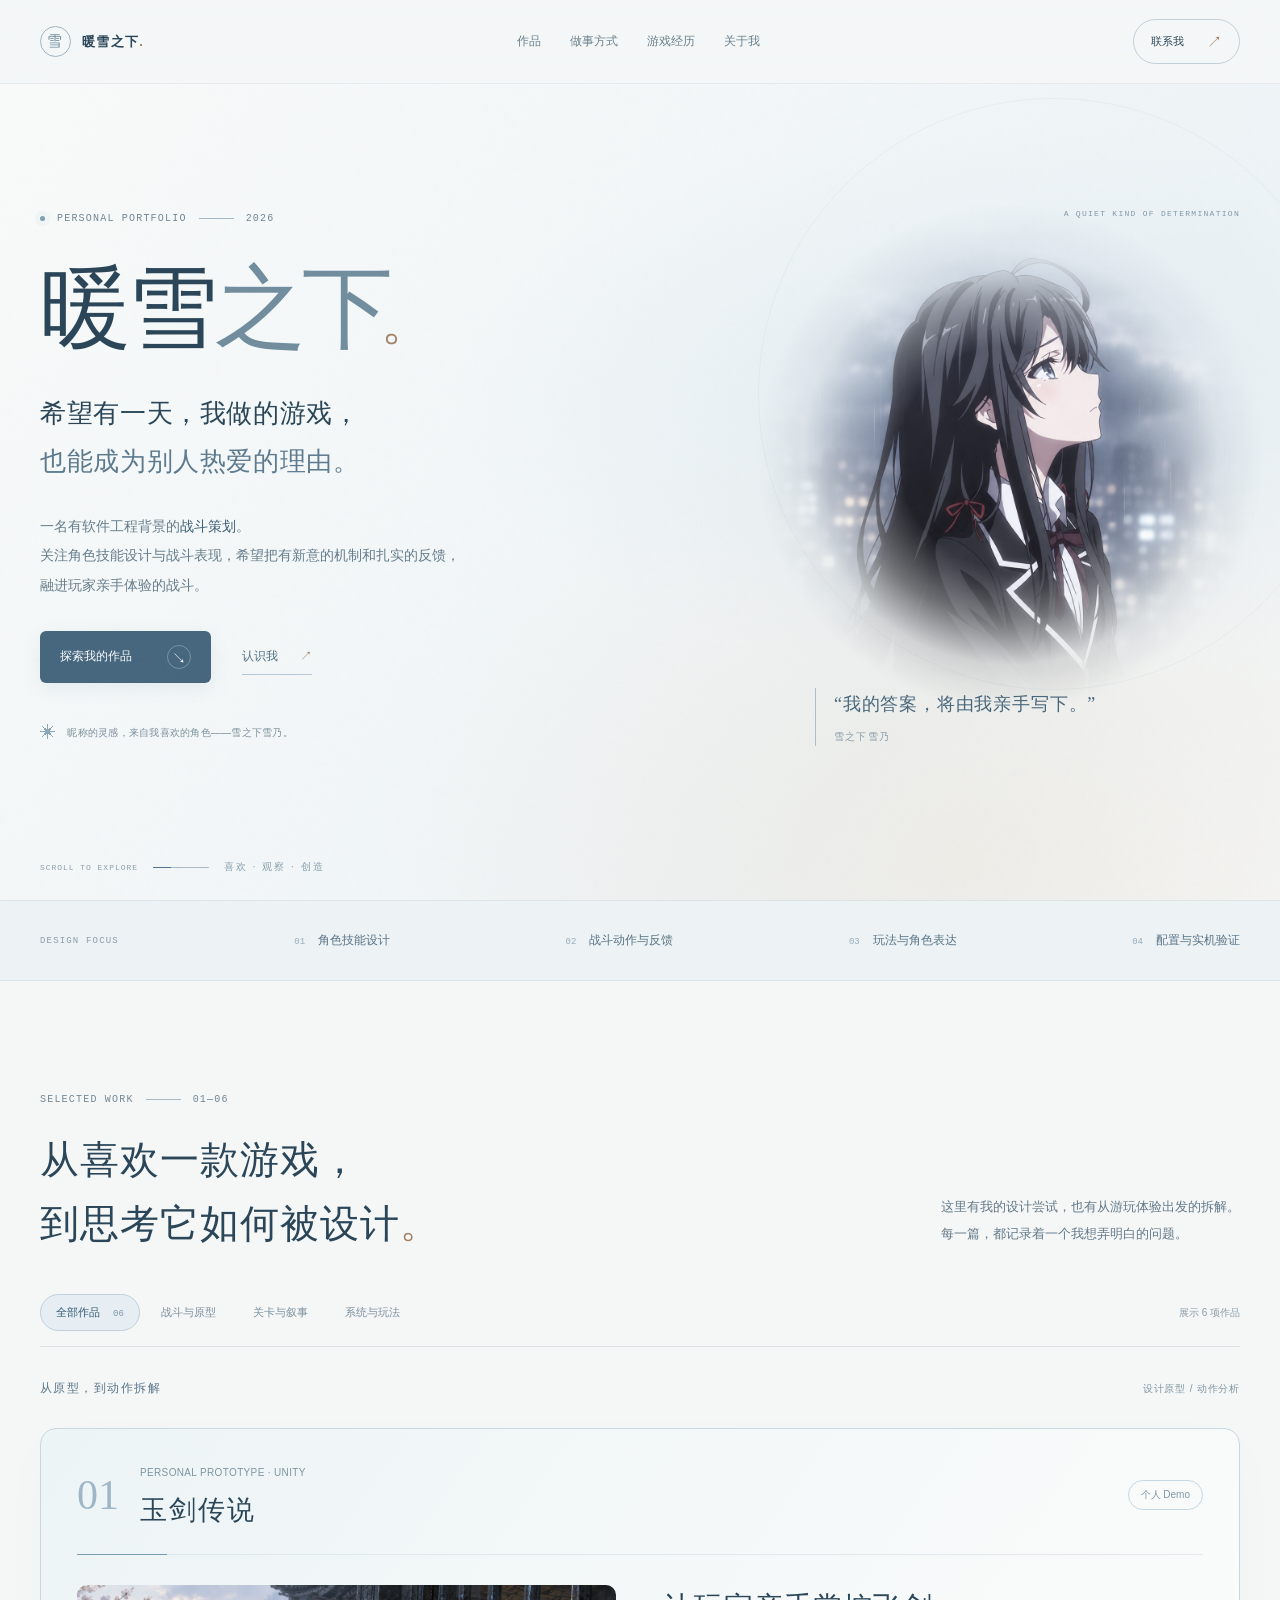
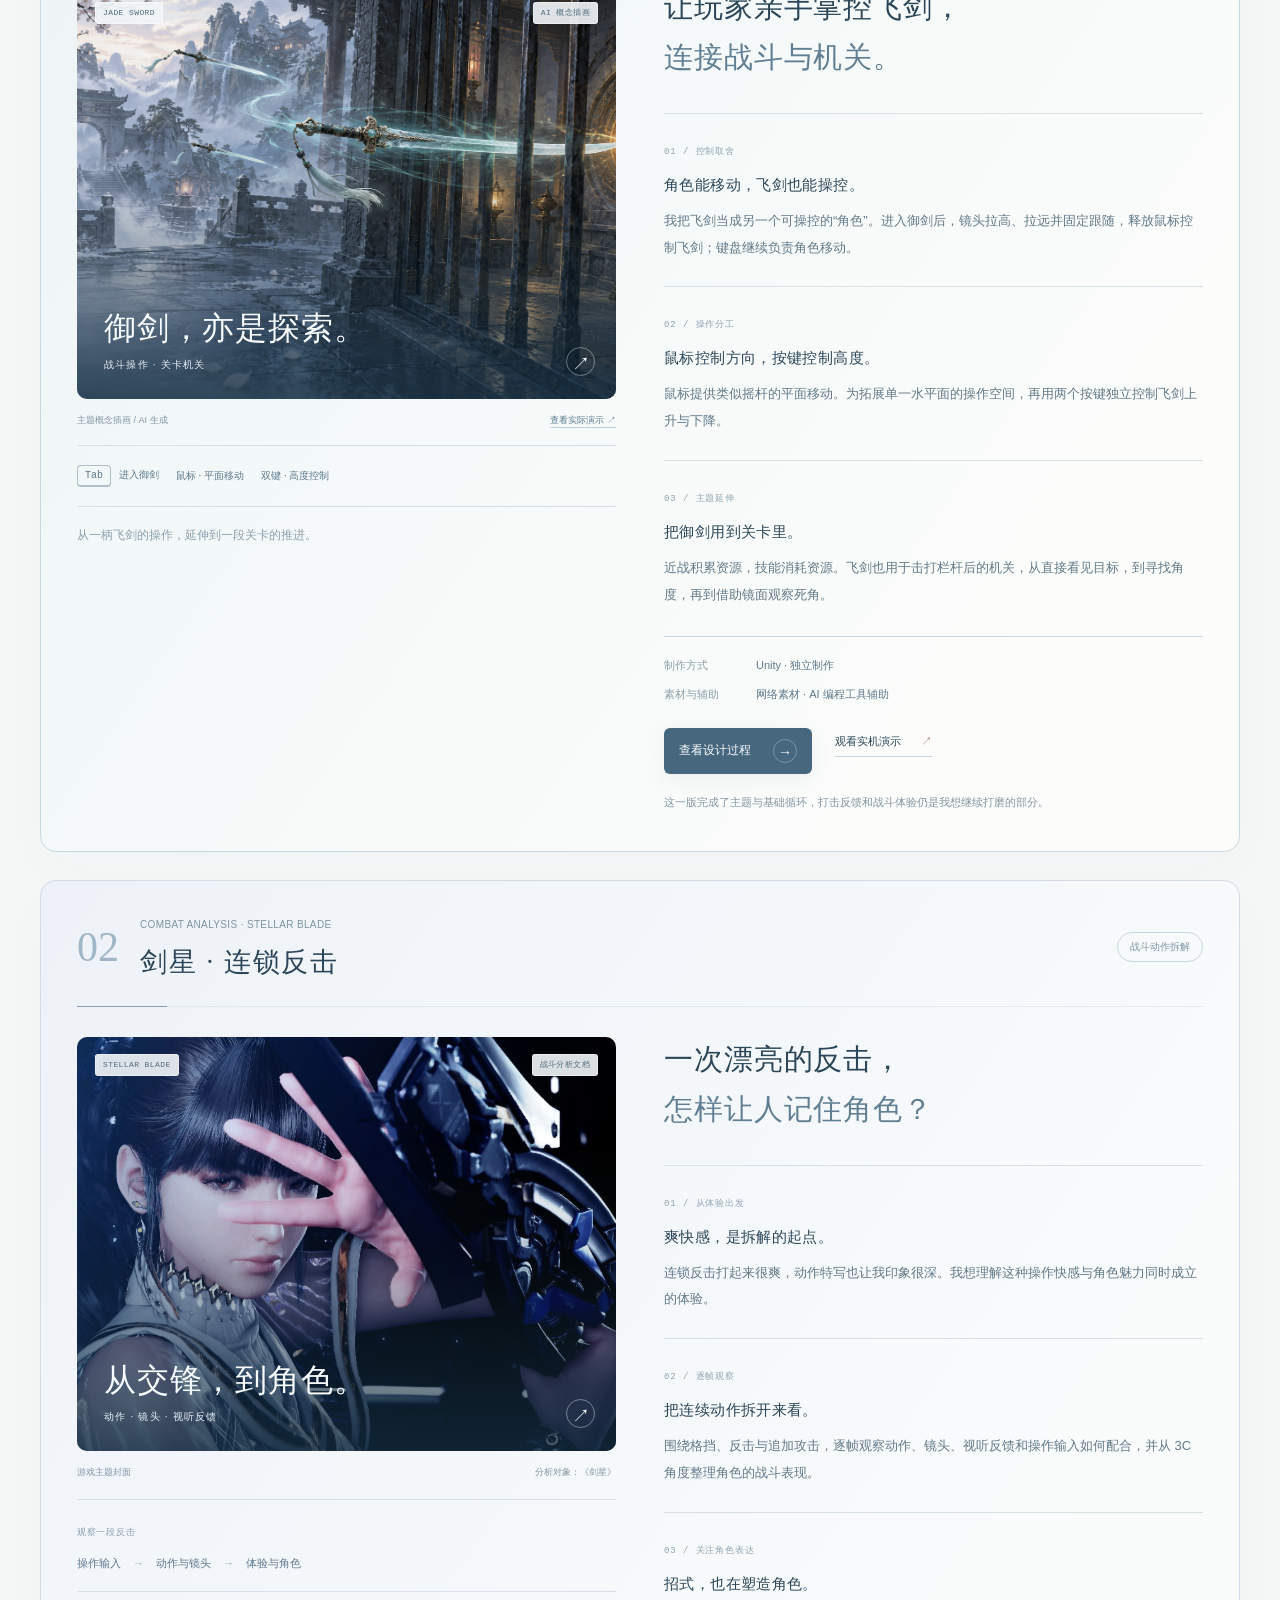
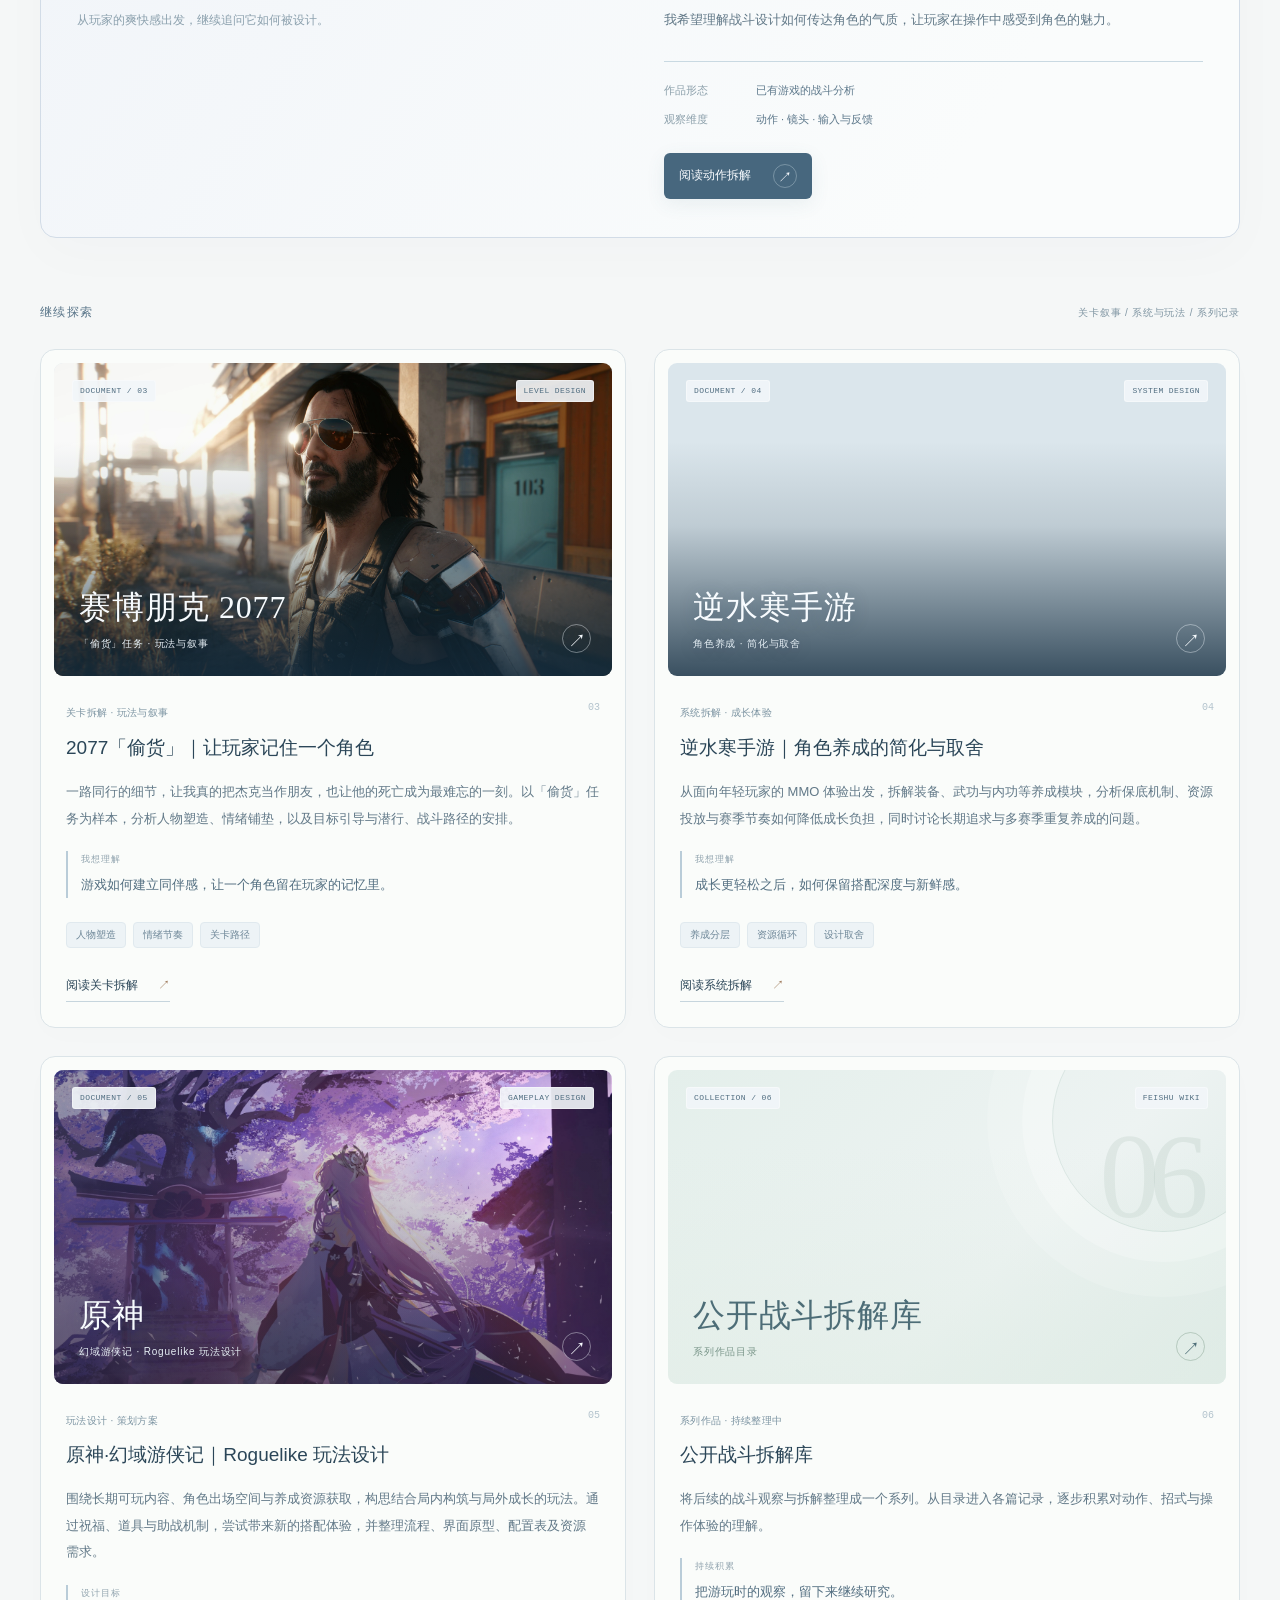
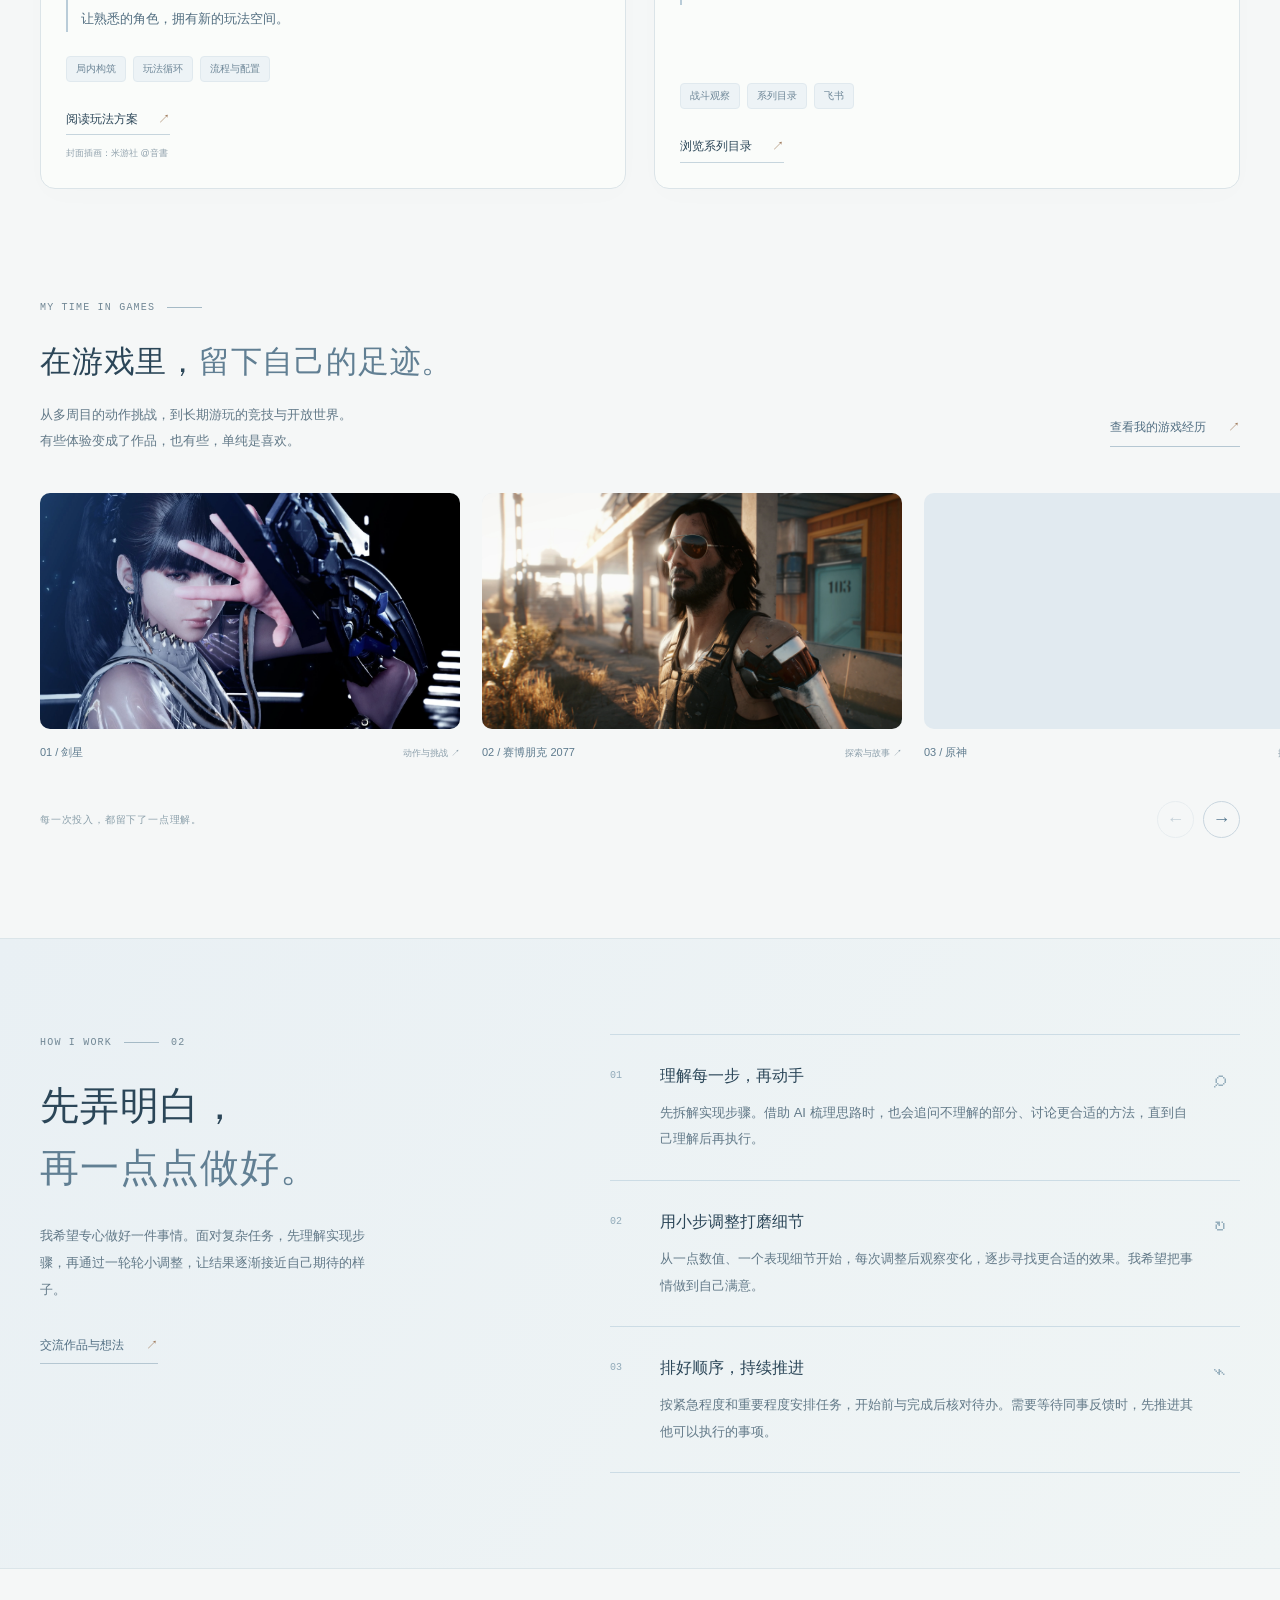
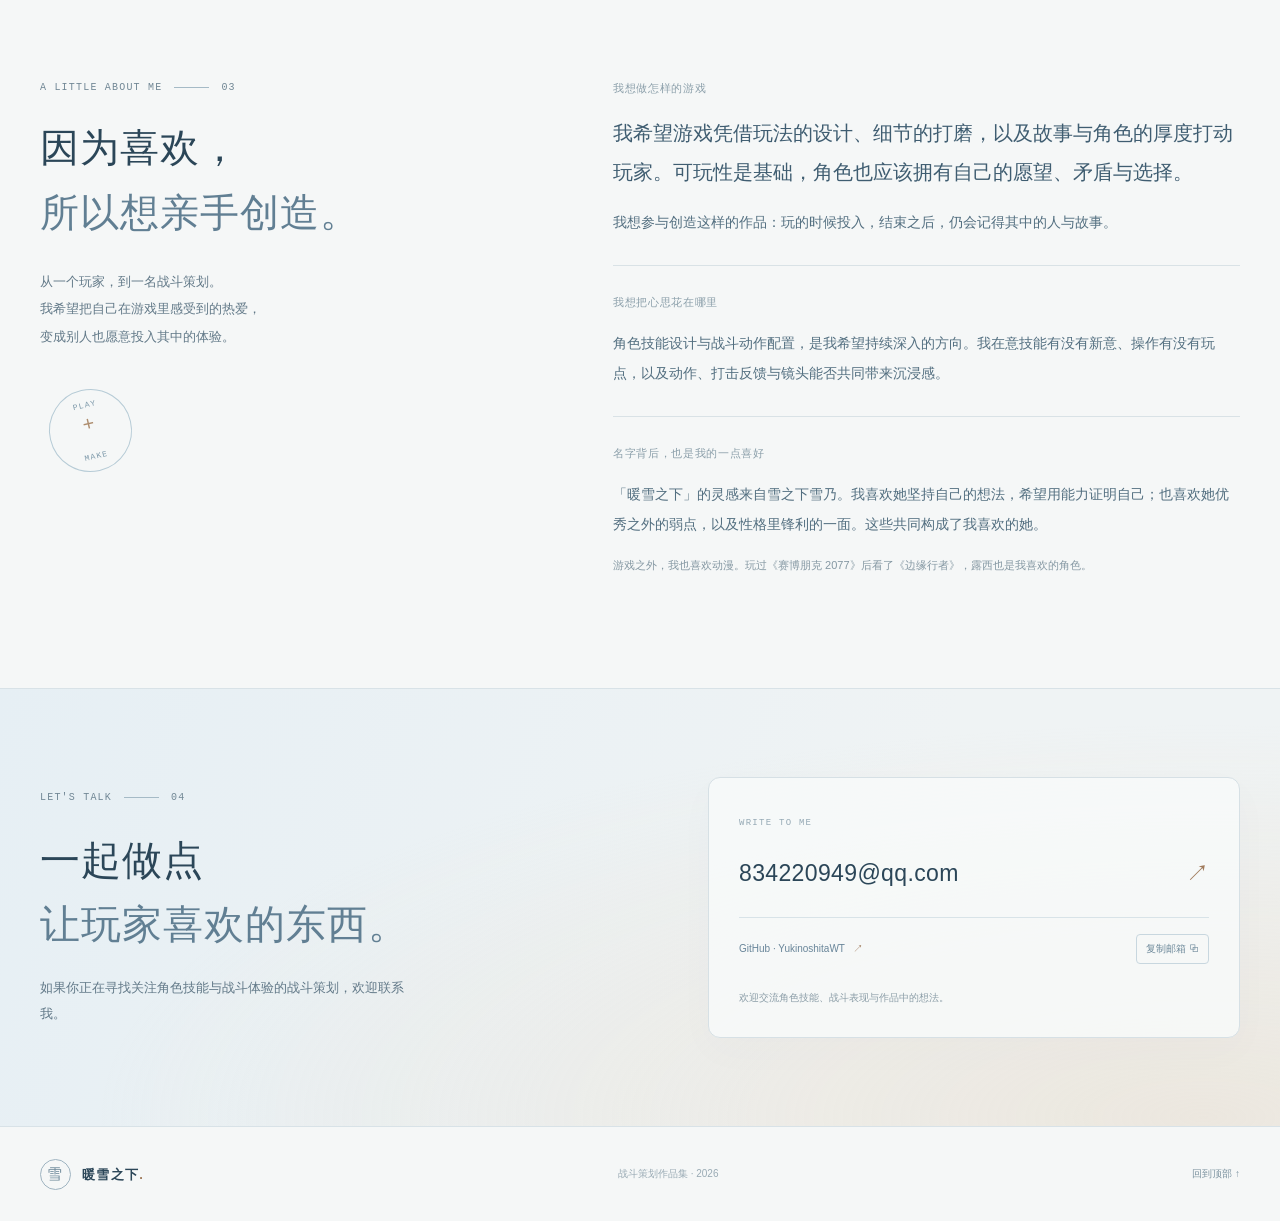
<file: index.html>
<!doctype html>
<html lang="zh-CN">
<head>
  <meta charset="utf-8">
  <meta name="viewport" content="width=device-width, initial-scale=1">
  <meta name="theme-color" content="#f3f6f7">
  <meta name="description" content="暖雪之下的个人主页与战斗策划作品集。关注角色技能设计、战斗体验，以及让玩家记住的故事与角色。">
  <title>暖雪之下｜战斗策划作品集</title>
  <link rel="stylesheet" href="portfolio.css?v=jade-case-20261016">
  <link rel="stylesheet" href="showcase.css?v=showcase-20261017">
  <script src="portfolio.js?v=showcase-20261017" defer></script>
</head>
<body class="portfolio-page">
  <a class="skip-link" href="#work">跳到作品</a>
  <div class="grain" aria-hidden="true"></div>
  <div class="reading-progress" aria-hidden="true"><span></span></div>
  <header class="topbar">
    <a class="brand" href="#home" aria-label="回到首页"><span class="brand-mark">雪</span><span>暖雪之下<span class="brand-dot">.</span></span></a>
    <nav aria-label="主导航"><a href="#work">作品</a><a href="#approach">做事方式</a><a href="games.html">游戏经历</a><a href="#about">关于我</a></nav>
    <a class="top-contact" href="#contact">联系我 <span>↗</span></a>
  </header>

  <main id="home">
    <div class="hero-scene">
    <div class="snow-field" aria-hidden="true"></div>
    <section class="hero wrap" aria-labelledby="hero-title">
      <div class="hero-copy">
        <div class="eyebrow" data-reveal><span class="status-dot"></span> PERSONAL PORTFOLIO <span class="eyebrow-line"></span> 2026</div>
        <h1 id="hero-title" class="hero-name" data-reveal>暖雪<em>之下</em><span class="hero-name-dot">。</span></h1>
        <p class="hero-aspiration" data-reveal>希望有一天，我做的游戏，<br><em>也能成为别人热爱的理由。</em></p>
        <p class="hero-lede" data-reveal>一名有软件工程背景的<strong>战斗策划</strong>。<br>关注角色技能设计与战斗表现，希望把有新意的机制和扎实的反馈，融进玩家亲手体验的战斗。</p>
        <div class="hero-actions" data-reveal><a class="button button-primary" href="#work">探索我的作品 <span aria-hidden="true">↘</span></a><a class="text-link" href="#about">认识我 <span aria-hidden="true">↗</span></a></div>
        <p class="name-note" data-reveal><span aria-hidden="true">✳</span> 昵称的灵感，来自我喜欢的角色——雪之下雪乃。</p>
      </div>
      <figure class="hero-portrait" data-reveal>
        <span class="portrait-coordinate" aria-hidden="true">A QUIET KIND OF DETERMINATION</span>
        <img class="hero-portrait-image" src="assets/yukino-dusk.png" width="1254" height="1254" alt="雪之下雪乃在雨夜中抬头，朦胧的城市灯光逐渐融入浅色背景" fetchpriority="high" decoding="async">
        <figcaption class="hero-quote">
          <blockquote lang="zh-CN">“我的答案，将由我亲手写下。”</blockquote>
          <cite>雪之下雪乃</cite>
        </figcaption>
      </figure>
      <div class="hero-index"><span>SCROLL TO EXPLORE</span><span class="scroll-line"></span><span>喜欢 · 观察 · 创造</span></div>
    </section>
    </div>

    <section class="signal-strip" aria-label="设计关注"><div class="wrap signal-inner"><span class="signal-label">DESIGN FOCUS</span><div class="signal-item"><b>01</b>角色技能设计</div><div class="signal-item"><b>02</b>战斗动作与反馈</div><div class="signal-item"><b>03</b>玩法与角色表达</div><div class="signal-item"><b>04</b>配置与实机验证</div></div></section>

    <section class="section wrap" id="work" aria-labelledby="work-title">
      <div class="section-head" data-reveal><div><div class="eyebrow section-eyebrow">SELECTED WORK <span class="eyebrow-line"></span> 01—06</div><h2 id="work-title">从喜欢一款游戏，<br>到思考它如何被设计<span class="heading-mark">。</span></h2></div><p>这里有我的设计尝试，也有从游玩体验出发的拆解。<br>每一篇，都记录着一个我想弄明白的问题。</p></div>
      <div class="work-toolbar" hidden>
        <div class="work-filters" role="group" aria-label="按作品方向筛选">
          <button type="button" data-filter="all" aria-pressed="true" aria-controls="work-grid">全部作品 <span>06</span></button>
          <button type="button" data-filter="combat" aria-pressed="false" aria-controls="work-grid">战斗与原型</button>
          <button type="button" data-filter="level" aria-pressed="false" aria-controls="work-grid">关卡与叙事</button>
          <button type="button" data-filter="system" aria-pressed="false" aria-controls="work-grid">系统与玩法</button>
        </div>
        <span class="filter-status" role="status">展示 6 项作品</span>
      </div>
      <div class="work-selection" id="work-grid">
      <div class="work-spotlights" data-work-group>
        <div class="selection-label"><span>从原型，到动作拆解</span><span>设计原型 / 动作分析</span></div>
        <article class="work-card work-spotlight spotlight-jade" data-category="combat level" aria-labelledby="jade-spotlight-title">
          <header class="spotlight-head"><span class="spotlight-number">01</span><div><span class="work-kicker">PERSONAL PROTOTYPE · UNITY</span><h3 id="jade-spotlight-title">玉剑传说</h3></div><span class="spotlight-type">个人 Demo</span></header>
          <figure class="spotlight-media" data-reveal>
            <a class="work-visual visual-work visual-demo" href="jade-sword.html" aria-label="查看玉剑传说的设计过程">
              <img class="work-cover-image" src="assets/jade-sword-concept-cover.png" width="1672" height="941" alt="御剑主题概念插画：飞剑穿过栏杆，击中亮起暖光的机关" loading="lazy" decoding="async">
              <div class="visual-top"><span>JADE SWORD</span><span>AI 概念插画</span></div>
              <div class="visual-card-title">御剑，亦是探索。<span>战斗操作 · 关卡机关</span></div><span class="visual-arrow" aria-hidden="true">↗</span>
            </a>
            <figcaption class="spotlight-caption"><span>主题概念插画 / AI 生成</span><a href="https://www.bilibili.com/video/BV1tnPrzREdf" target="_blank" rel="noopener noreferrer">查看实际演示 ↗</a></figcaption>
            <div class="spotlight-controls-note" aria-label="Demo 中的操作方式"><span><kbd>Tab</kbd> 进入御剑</span><span>鼠标 · 平面移动</span><span>双键 · 高度控制</span></div>
            <p class="spotlight-media-note">从一柄飞剑的操作，延伸到一段关卡的推进。</p>
          </figure>
          <div class="spotlight-copy">
            <p class="spotlight-thesis" data-reveal>让玩家亲手掌控飞剑，<br><em>连接战斗与机关。</em></p>
            <div class="spotlight-step" data-reveal><span class="spotlight-step-label">01 / 控制取舍</span><h4>角色能移动，飞剑也能操控。</h4><p>我把飞剑当成另一个可操控的“角色”。进入御剑后，镜头拉高、拉远并固定跟随，释放鼠标控制飞剑；键盘继续负责角色移动。</p></div>
            <div class="spotlight-step" data-reveal><span class="spotlight-step-label">02 / 操作分工</span><h4>鼠标控制方向，按键控制高度。</h4><p>鼠标提供类似摇杆的平面移动。为拓展单一水平面的操作空间，再用两个按键独立控制飞剑上升与下降。</p></div>
            <div class="spotlight-step" data-reveal><span class="spotlight-step-label">03 / 主题延伸</span><h4>把御剑用到关卡里。</h4><p>近战积累资源，技能消耗资源。飞剑也用于击打栏杆后的机关，从直接看见目标，到寻找角度，再到借助镜面观察死角。</p></div>
            <div class="spotlight-delivery" data-reveal><dl><div><dt>制作方式</dt><dd>Unity · 独立制作</dd></div><div><dt>素材与辅助</dt><dd>网络素材 · AI 编程工具辅助</dd></div></dl><div class="work-actions"><a class="button button-primary" href="jade-sword.html">查看设计过程 <span aria-hidden="true">→</span></a><a class="work-link" href="https://www.bilibili.com/video/BV1tnPrzREdf" target="_blank" rel="noopener noreferrer">观看实机演示 <span aria-hidden="true">↗</span></a></div><p class="spotlight-reflection">这一版完成了主题与基础循环，打击反馈和战斗体验仍是我想继续打磨的部分。</p></div>
          </div>
        </article>
        <article class="work-card work-spotlight spotlight-stellar" data-category="combat" aria-labelledby="stellar-spotlight-title">
          <header class="spotlight-head"><span class="spotlight-number">02</span><div><span class="work-kicker">COMBAT ANALYSIS · STELLAR BLADE</span><h3 id="stellar-spotlight-title">剑星 · 连锁反击</h3></div><span class="spotlight-type">战斗动作拆解</span></header>
          <figure class="spotlight-media" data-reveal>
            <a class="work-visual visual-work visual-image visual-action" href="https://docs.qq.com/pdf/DSk5XcUJLbWRxZUxj" target="_blank" rel="noopener noreferrer" aria-label="打开剑星战斗动作拆解文档">
              <img class="work-cover-image" src="assets/stellar-blade-cover.webp" width="2338" height="1315" alt="剑星主题封面：角色抬手的动作特写，手部姿态与武器映在蓝色光影中" loading="lazy" decoding="async">
              <div class="visual-top"><span>STELLAR BLADE</span><span>战斗分析文档</span></div><div class="visual-card-title">从交锋，到角色。<span>动作 · 镜头 · 视听反馈</span></div><span class="visual-arrow" aria-hidden="true">↗</span>
            </a>
            <figcaption class="spotlight-caption"><span>游戏主题封面</span><span>分析对象：《剑星》</span></figcaption>
            <div class="spotlight-observation"><span>观察一段反击</span><p>操作输入 <i aria-hidden="true">→</i> 动作与镜头 <i aria-hidden="true">→</i> 体验与角色</p></div>
            <p class="spotlight-media-note">从玩家的爽快感出发，继续追问它如何被设计。</p>
          </figure>
          <div class="spotlight-copy">
            <p class="spotlight-thesis" data-reveal>一次漂亮的反击，<br><em>怎样让人记住角色？</em></p>
            <div class="spotlight-step" data-reveal><span class="spotlight-step-label">01 / 从体验出发</span><h4>爽快感，是拆解的起点。</h4><p>连锁反击打起来很爽，动作特写也让我印象很深。我想理解这种操作快感与角色魅力同时成立的体验。</p></div>
            <div class="spotlight-step" data-reveal><span class="spotlight-step-label">02 / 逐帧观察</span><h4>把连续动作拆开来看。</h4><p>围绕格挡、反击与追加攻击，逐帧观察动作、镜头、视听反馈和操作输入如何配合，并从 3C 角度整理角色的战斗表现。</p></div>
            <div class="spotlight-step" data-reveal><span class="spotlight-step-label">03 / 关注角色表达</span><h4>招式，也在塑造角色。</h4><p>我希望理解战斗设计如何传达角色的气质，让玩家在操作中感受到角色的魅力。</p></div>
            <div class="spotlight-delivery" data-reveal><dl><div><dt>作品形态</dt><dd>已有游戏的战斗分析</dd></div><div><dt>观察维度</dt><dd>动作 · 镜头 · 输入与反馈</dd></div></dl><div class="work-actions"><a class="button button-primary" href="https://docs.qq.com/pdf/DSk5XcUJLbWRxZUxj" target="_blank" rel="noopener noreferrer">阅读动作拆解 <span aria-hidden="true">↗</span></a></div></div>
          </div>
        </article>
      </div>
      <div class="work-archive" data-work-group>
      <div class="selection-label"><span>继续探索</span><span>关卡叙事 / 系统与玩法 / 系列记录</span></div>
      <div class="work-grid">
        <article class="work-card" data-category="level" data-reveal>
          <a class="work-visual visual-work visual-image visual-level" href="https://docs.qq.com/pdf/DSmdZdEV5RG5sZkVX" target="_blank" rel="noopener noreferrer" aria-label="打开赛博朋克2077关卡拆解文档">
            <img class="work-cover-image" src="assets/cyberpunk-2077-cover.webp" width="3840" height="2160" alt="赛博朋克2077主题封面：强尼站在夕阳下的街道，暖光映在墨镜与义体手臂上" loading="lazy" decoding="async">
            <div class="visual-top"><span>DOCUMENT / 03</span><span>LEVEL DESIGN</span></div><div class="visual-card-title">赛博朋克 2077<span>「偷货」任务 · 玩法与叙事</span></div><span class="visual-arrow">↗</span>
          </a>
          <div class="work-info">
            <div><span class="work-kicker">关卡拆解 · 玩法与叙事</span><h3>2077「偷货」｜让玩家记住一个角色</h3></div><span class="work-number">03</span>
            <p>一路同行的细节，让我真的把杰克当作朋友，也让他的死亡成为最难忘的一刻。以「偷货」任务为样本，分析人物塑造、情绪铺垫，以及目标引导与潜行、战斗路径的安排。</p>
            <div class="work-insight"><span>我想理解</span>游戏如何建立同伴感，让一个角色留在玩家的记忆里。</div>
            <div class="tag-row"><span>人物塑造</span><span>情绪节奏</span><span>关卡路径</span></div>
            <a class="work-link" href="https://docs.qq.com/pdf/DSmdZdEV5RG5sZkVX" target="_blank" rel="noopener noreferrer">阅读关卡拆解 <span aria-hidden="true">↗</span></a>
          </div>
        </article>
        <article class="work-card" data-category="system" data-reveal>
          <a class="work-visual visual-work visual-image visual-system" href="https://docs.qq.com/pdf/DSmRoaVdUWG1sek9w" target="_blank" rel="noopener noreferrer" aria-label="打开逆水寒手游角色养成系统拆解案">
            <img class="work-cover-image" src="assets/nishuihan-cover.webp" width="2559" height="1439" alt="逆水寒主题封面：灰蓝色光影中的古装人物侧脸与飞扬的长发" loading="lazy" decoding="async">
            <div class="visual-top"><span>DOCUMENT / 04</span><span>SYSTEM DESIGN</span></div><div class="visual-card-title">逆水寒手游<span>角色养成 · 简化与取舍</span></div><span class="visual-arrow">↗</span>
          </a>
          <div class="work-info">
            <div><span class="work-kicker">系统拆解 · 成长体验</span><h3>逆水寒手游｜角色养成的简化与取舍</h3></div><span class="work-number">04</span>
            <p>从面向年轻玩家的 MMO 体验出发，拆解装备、武功与内功等养成模块，分析保底机制、资源投放与赛季节奏如何降低成长负担，同时讨论长期追求与多赛季重复养成的问题。</p>
            <div class="work-insight"><span>我想理解</span>成长更轻松之后，如何保留搭配深度与新鲜感。</div>
            <div class="tag-row"><span>养成分层</span><span>资源循环</span><span>设计取舍</span></div>
            <a class="work-link" href="https://docs.qq.com/pdf/DSmRoaVdUWG1sek9w" target="_blank" rel="noopener noreferrer">阅读系统拆解 <span aria-hidden="true">↗</span></a>
          </div>
        </article>
        <article class="work-card" data-category="system" data-reveal>
          <a class="work-visual visual-work visual-image visual-rogue" href="https://docs.qq.com/pdf/DSldFSWpGRkFDQlZ1" target="_blank" rel="noopener noreferrer" aria-label="打开原神 Rogue like 玩法设计文档">
            <img class="work-cover-image" src="assets/genshin-cover.webp" width="3097" height="2000" alt="原神主题插画：紫色樱花、神社与人物背影" loading="lazy" decoding="async">
            <div class="visual-top"><span>DOCUMENT / 05</span><span>GAMEPLAY DESIGN</span></div><div class="visual-card-title">原神<span>幻域游侠记 · Roguelike 玩法设计</span></div><span class="visual-arrow">↗</span>
          </a>
          <div class="work-info">
            <div><span class="work-kicker">玩法设计 · 策划方案</span><h3>原神·幻域游侠记｜Roguelike 玩法设计</h3></div><span class="work-number">05</span>
            <p>围绕长期可玩内容、角色出场空间与养成资源获取，构思结合局内构筑与局外成长的玩法。通过祝福、道具与助战机制，尝试带来新的搭配体验，并整理流程、界面原型、配置表及资源需求。</p>
            <div class="work-insight"><span>设计目标</span>让熟悉的角色，拥有新的玩法空间。</div>
            <div class="tag-row"><span>局内构筑</span><span>玩法循环</span><span>流程与配置</span></div>
            <a class="work-link" href="https://docs.qq.com/pdf/DSldFSWpGRkFDQlZ1" target="_blank" rel="noopener noreferrer">阅读玩法方案 <span aria-hidden="true">↗</span></a>
            <p class="work-cover-credit">封面插画：米游社 @音書</p>
          </div>
        </article>
        <article class="work-card" data-category="combat" data-reveal>
          <a class="work-visual visual-work visual-library" href="https://scnn6vtqk3q8.feishu.cn/wiki/JieXwrlGJiWs9MkGaN0c85Ffnpc" target="_blank" rel="noopener noreferrer" aria-label="打开飞书公开战斗拆解库"><div class="visual-top"><span>COLLECTION / 06</span><span>FEISHU WIKI</span></div><div class="visual-card-title">公开战斗拆解库<span>系列作品目录</span></div><div class="visual-large-number">06</div><span class="visual-arrow">↗</span></a>
          <div class="work-info">
            <div><span class="work-kicker">系列作品 · 持续整理中</span><h3>公开战斗拆解库</h3></div><span class="work-number">06</span>
            <p>将后续的战斗观察与拆解整理成一个系列。从目录进入各篇记录，逐步积累对动作、招式与操作体验的理解。</p>
            <div class="work-insight"><span>持续积累</span>把游玩时的观察，留下来继续研究。</div>
            <div class="tag-row"><span>战斗观察</span><span>系列目录</span><span>飞书</span></div>
            <a class="work-link" href="https://scnn6vtqk3q8.feishu.cn/wiki/JieXwrlGJiWs9MkGaN0c85Ffnpc" target="_blank" rel="noopener noreferrer">浏览系列目录 <span aria-hidden="true">↗</span></a>
          </div>
        </article>
      </div>
      </div>
      </div>
    </section>

    <section class="games-preview" aria-labelledby="games-preview-title">
      <div class="wrap gallery-heading" data-reveal><div><div class="eyebrow section-eyebrow">MY TIME IN GAMES <span class="eyebrow-line"></span></div><h2 id="games-preview-title">在游戏里，<em>留下自己的足迹。</em></h2><p>从多周目的动作挑战，到长期游玩的竞技与开放世界。<br>有些体验变成了作品，也有些，单纯是喜欢。</p></div><a class="text-link" href="games.html">查看我的游戏经历 <span aria-hidden="true">↗</span></a></div>
      <div class="gallery-track" id="game-gallery" role="region" aria-label="部分游玩游戏" tabindex="0" data-reveal>
        <a class="game-moment" href="games.html#stellar-blade"><div class="moment-picture"><img src="assets/stellar-blade-cover.webp" width="2338" height="1315" alt="剑星角色与武器的蓝色光影特写" loading="lazy" decoding="async"></div><div class="moment-caption"><span>01 / 剑星</span><span>动作与挑战 ↗</span></div></a>
        <a class="game-moment" href="games.html#cyberpunk-2077"><div class="moment-picture"><img src="assets/cyberpunk-2077-cover.webp" width="3840" height="2160" alt="赛博朋克2077中夕阳下的强尼" loading="lazy" decoding="async"></div><div class="moment-caption"><span>02 / 赛博朋克 2077</span><span>探索与故事 ↗</span></div></a>
        <a class="game-moment moment-genshin" href="games.html#genshin"><div class="moment-picture"><img src="assets/genshin-cover.webp" width="3097" height="2000" alt="原神主题插画中的樱花与神社" loading="lazy" decoding="async"></div><div class="moment-caption"><span>03 / 原神</span><span>插画：@音書 ↗</span></div></a>
        <a class="game-moment" href="games.html#nishuihan"><div class="moment-picture"><img src="assets/nishuihan-cover.webp" width="2559" height="1439" alt="逆水寒古装人物侧脸" loading="lazy" decoding="async"></div><div class="moment-caption"><span>04 / 逆水寒手游</span><span>探索与养成 ↗</span></div></a>
      </div>
      <div class="wrap gallery-footer"><span>每一次投入，都留下了一点理解。</span><div class="gallery-controls" hidden><button type="button" data-gallery-prev aria-controls="game-gallery" aria-label="向前浏览游戏图片">←</button><button type="button" data-gallery-next aria-controls="game-gallery" aria-label="向后浏览游戏图片">→</button></div></div>
    </section>

    <section class="approach-section" id="approach">
      <div class="wrap approach-wrap">
        <div class="approach-intro" data-reveal><div class="eyebrow">HOW I WORK <span class="eyebrow-line"></span> 02</div><h2>先弄明白，<br><em>再一点点做好。</em></h2><p>我希望专心做好一件事情。面对复杂任务，先理解实现步骤，再通过一轮轮小调整，让结果逐渐接近自己期待的样子。</p><a class="text-link" href="#contact">交流作品与想法 <span>↗</span></a></div>
        <div class="steps">
          <article data-reveal><span class="step-no">01</span><div><h3>理解每一步，再动手</h3><p>先拆解实现步骤。借助 AI 梳理思路时，也会追问不理解的部分、讨论更合适的方法，直到自己理解后再执行。</p></div><span class="step-symbol" aria-hidden="true">⌕</span></article>
          <article data-reveal><span class="step-no">02</span><div><h3>用小步调整打磨细节</h3><p>从一点数值、一个表现细节开始，每次调整后观察变化，逐步寻找更合适的效果。我希望把事情做到自己满意。</p></div><span class="step-symbol" aria-hidden="true">↻</span></article>
          <article data-reveal><span class="step-no">03</span><div><h3>排好顺序，持续推进</h3><p>按紧急程度和重要程度安排任务，开始前与完成后核对待办。需要等待同事反馈时，先推进其他可以执行的事项。</p></div><span class="step-symbol" aria-hidden="true">⌁</span></article>
        </div>
      </div>
    </section>

    <section class="section wrap about-section" id="about">
      <div class="about-left" data-reveal><div class="eyebrow section-eyebrow">A LITTLE ABOUT ME <span class="eyebrow-line"></span> 03</div><h2>因为喜欢，<br><em>所以想亲手创造。</em></h2><p class="about-intro">从一个玩家，到一名战斗策划。<br>我希望把自己在游戏里感受到的热爱，<br>变成别人也愿意投入其中的体验。</p><div class="about-stamp" aria-hidden="true">PLAY<br><span>+</span><br>MAKE</div></div>
      <div class="about-right">
        <div class="about-block" data-reveal><h3>我想做怎样的游戏</h3><p class="about-lede">我希望游戏凭借玩法的设计、细节的打磨，以及故事与角色的厚度打动玩家。可玩性是基础，角色也应该拥有自己的愿望、矛盾与选择。</p><p>我想参与创造这样的作品：玩的时候投入，结束之后，仍会记得其中的人与故事。</p></div>
        <div class="about-block" data-reveal><h3>我想把心思花在哪里</h3><p>角色技能设计与战斗动作配置，是我希望持续深入的方向。我在意技能有没有新意、操作有没有玩点，以及动作、打击反馈与镜头能否共同带来沉浸感。</p></div>
        <div class="about-block about-interest" data-reveal><h3>名字背后，也是我的一点喜好</h3><p>「暖雪之下」的灵感来自雪之下雪乃。我喜欢她坚持自己的想法，希望用能力证明自己；也喜欢她优秀之外的弱点，以及性格里锋利的一面。这些共同构成了我喜欢的她。</p><p class="about-small">游戏之外，我也喜欢动漫。玩过《赛博朋克 2077》后看了《边缘行者》，露西也是我喜欢的角色。</p></div>
      </div>
    </section>

    <section class="contact-section" id="contact"><div class="wrap contact-wrap"><div data-reveal><div class="eyebrow">LET'S TALK <span class="eyebrow-line"></span> 04</div><h2>一起做点<br><em>让玩家喜欢的东西。</em></h2><p>如果你正在寻找关注角色技能与战斗体验的战斗策划，欢迎联系我。</p></div><div class="contact-card" data-reveal><span class="contact-label">WRITE TO ME</span><a href="mailto:834220949@qq.com" class="contact-link">834220949@qq.com <span aria-hidden="true">↗</span></a><div class="contact-options"><a href="https://github.com/YukinoshitaWT" class="social-link" target="_blank" rel="noopener noreferrer">GitHub · YukinoshitaWT <span aria-hidden="true">↗</span></a><button type="button" class="copy-email" hidden>复制邮箱 <span aria-hidden="true">⧉</span></button></div><span class="contact-hint">欢迎交流角色技能、战斗表现与作品中的想法。</span><span class="copy-status sr-only" role="status"></span></div></div></section>
  </main>
  <footer class="footer wrap"><a class="brand" href="#home"><span class="brand-mark">雪</span><span>暖雪之下<span class="brand-dot">.</span></span></a><span>战斗策划作品集 · 2026</span><a href="#home">回到顶部 ↑</a></footer>
</body>
</html>
</file>
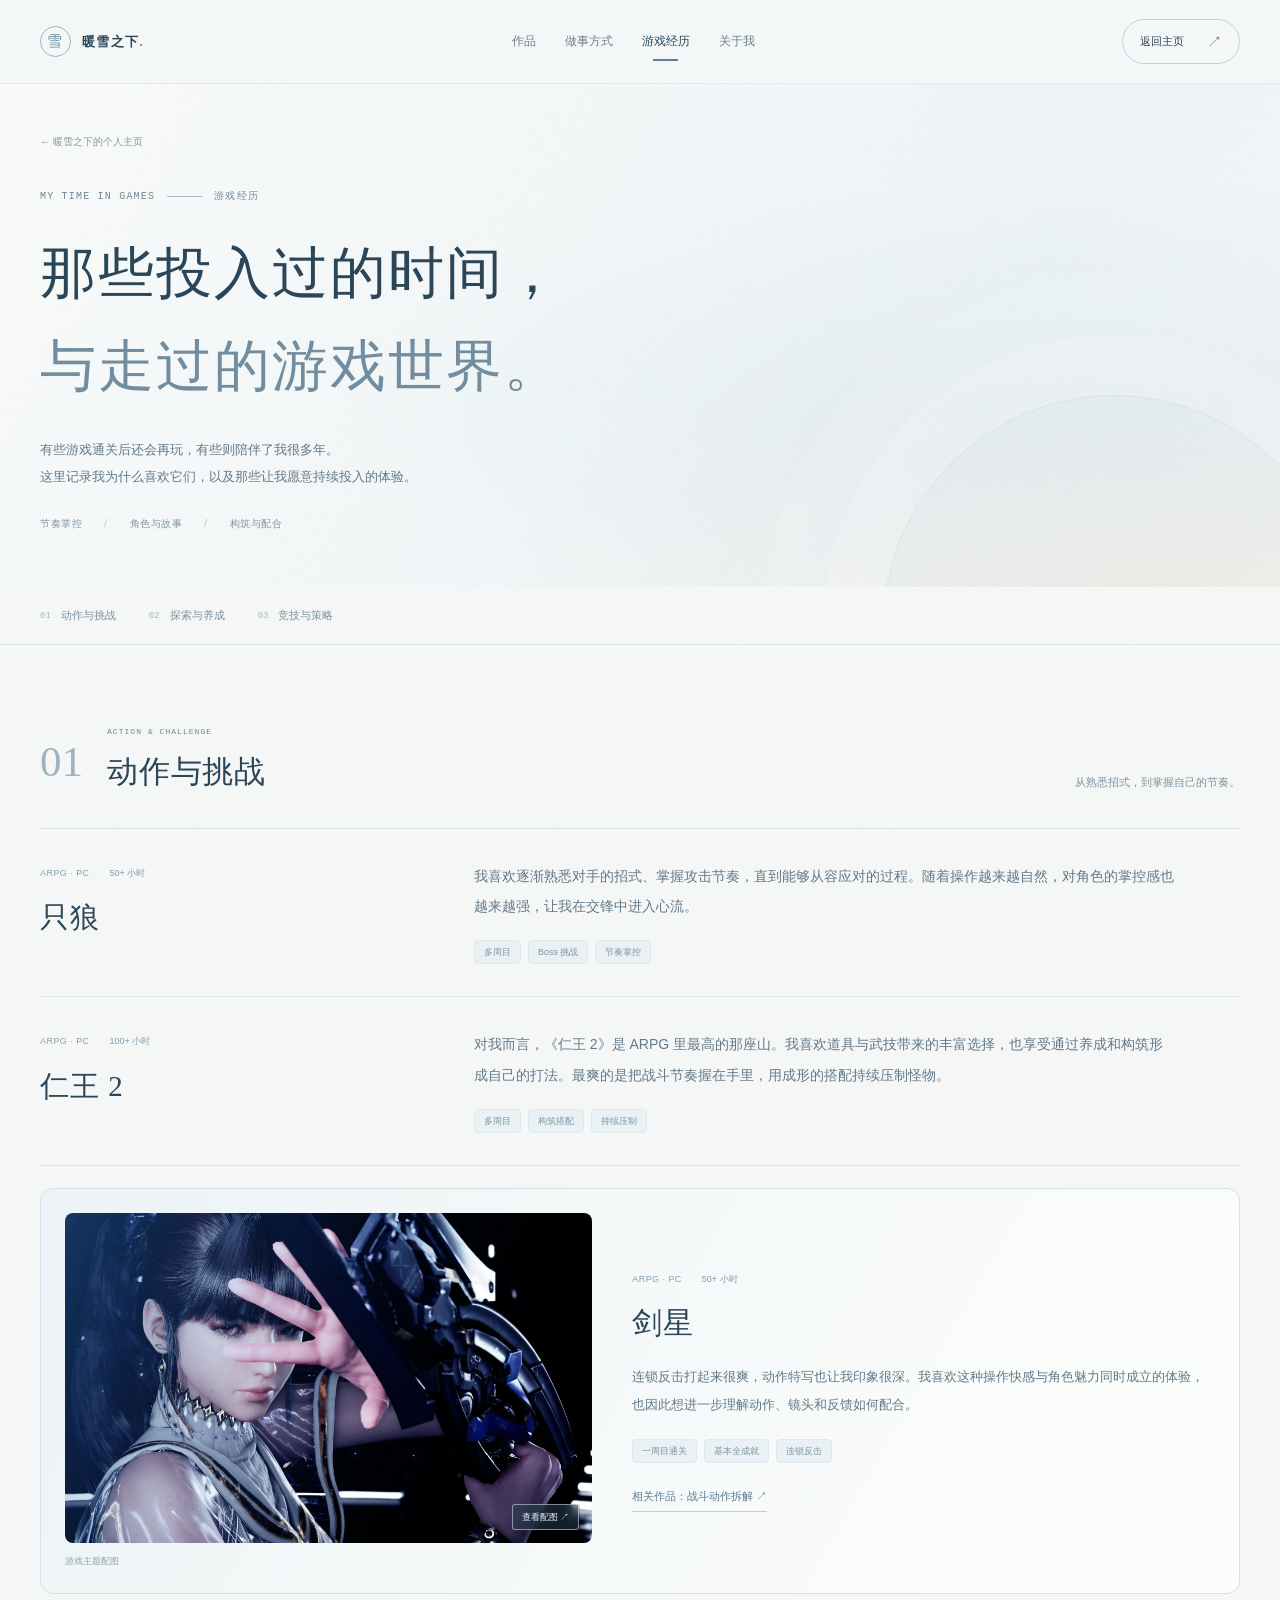
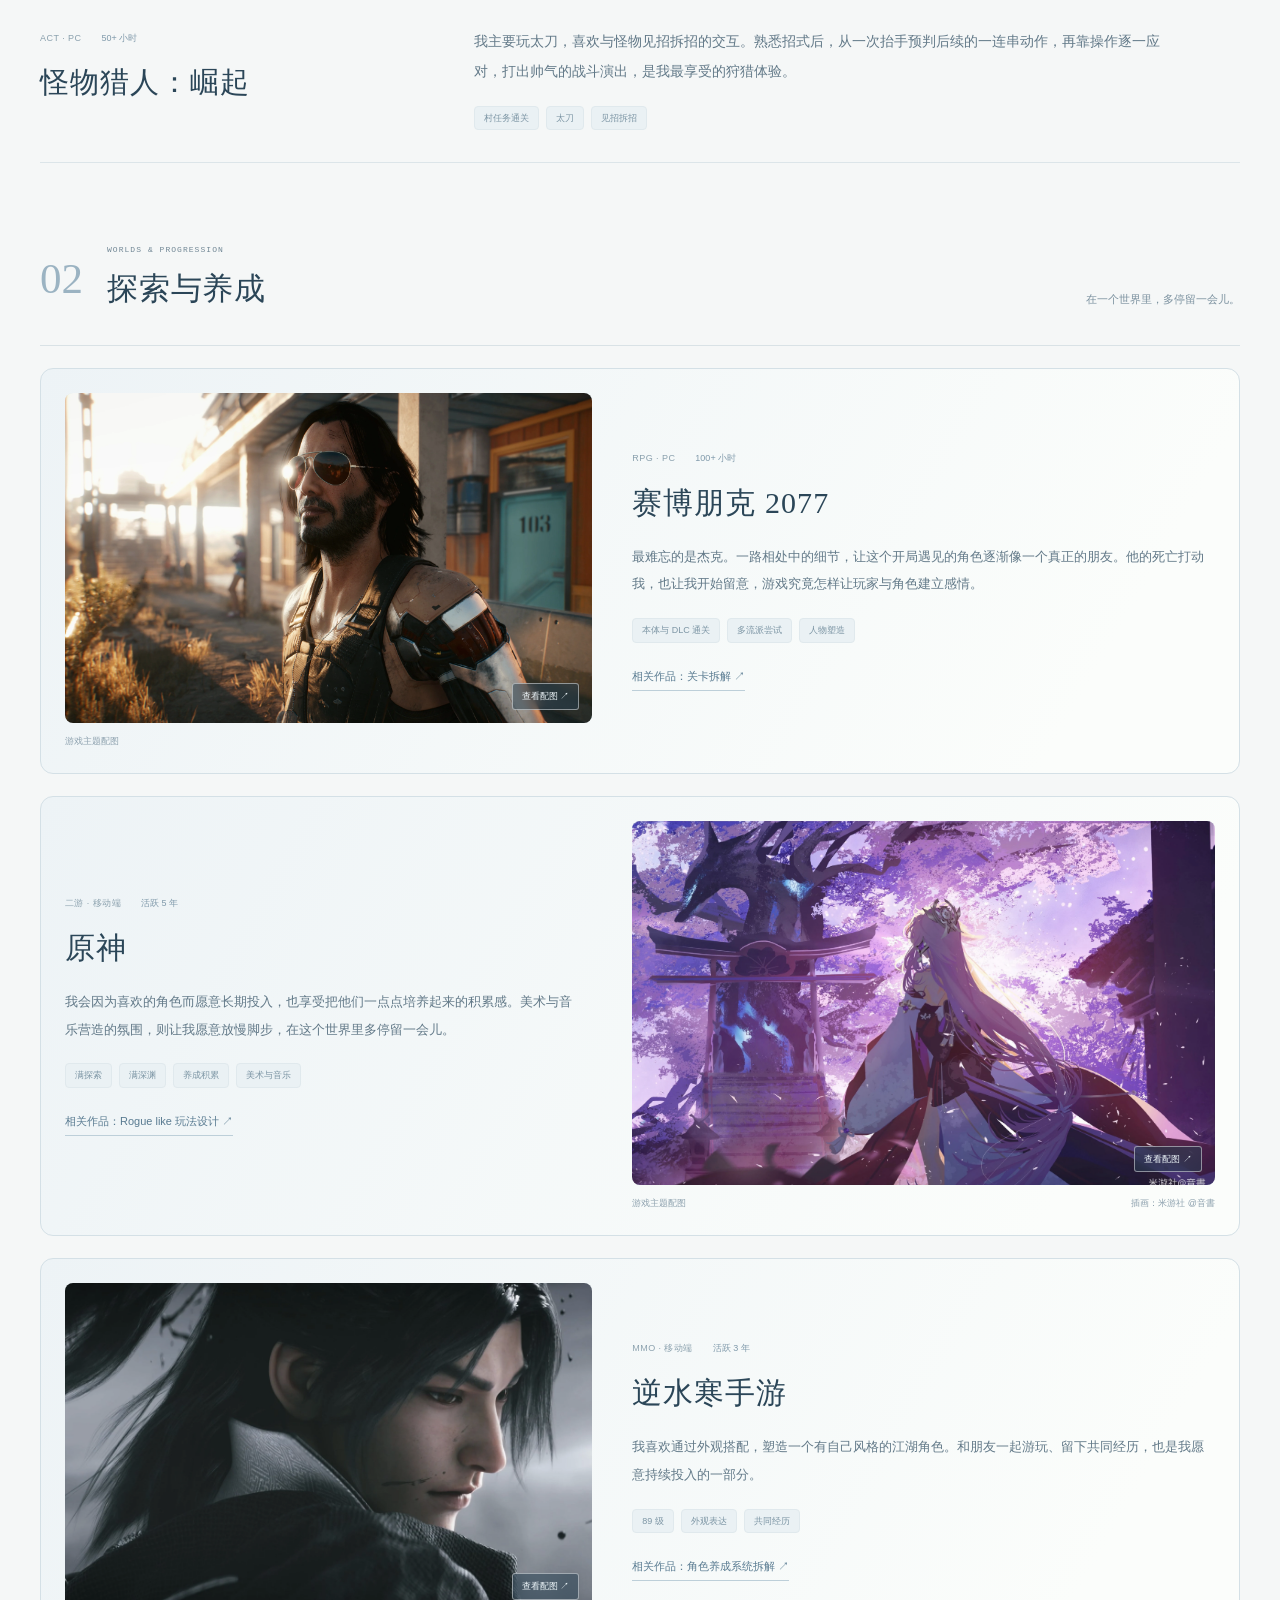
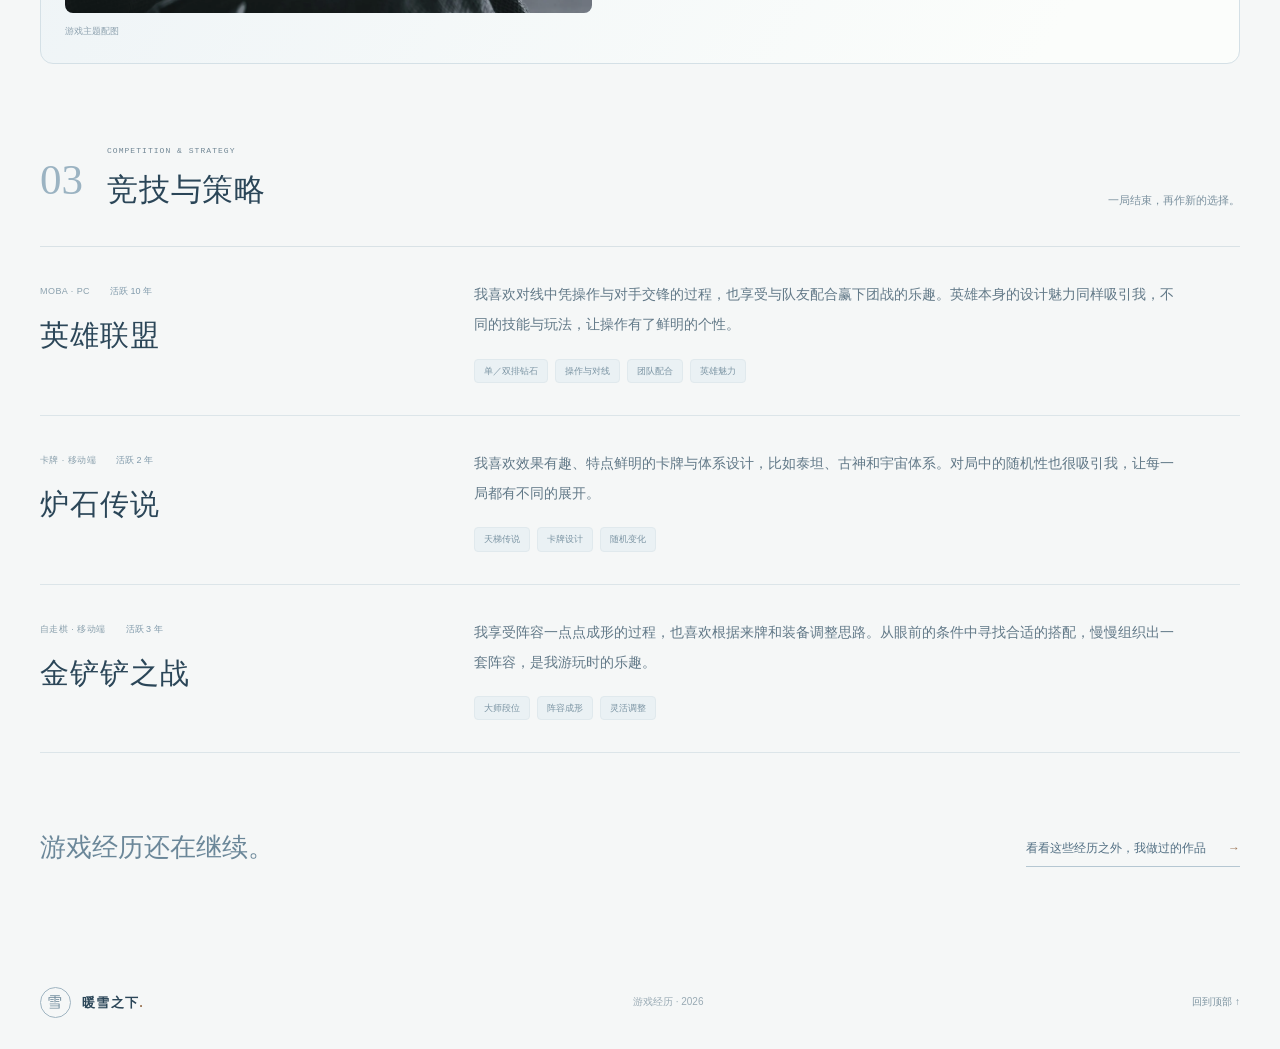
<file: games.html>
<!doctype html>
<html lang="zh-CN">
<head>
  <meta charset="utf-8">
  <meta name="viewport" content="width=device-width, initial-scale=1">
  <meta name="theme-color" content="#f3f6f7">
  <meta name="description" content="暖雪之下的游戏经历：从动作交锋的掌控感，到角色、故事与共同经历，记录让我愿意持续投入的游戏体验。">
  <title>游戏经历｜暖雪之下</title>
  <link rel="stylesheet" href="portfolio.css?v=games-refresh-20261017">
  <link rel="stylesheet" href="games.css?v=games-refresh-20261017">
  <script src="portfolio.js?v=games-refresh-20261017" defer></script>
</head>
<body class="games-page">
  <a class="skip-link" href="#action">跳到游戏经历</a>
  <div class="grain" aria-hidden="true"></div>
  <div class="reading-progress" aria-hidden="true"><span></span></div>
  <header class="topbar">
    <a class="brand" href="index.html"><span class="brand-mark">雪</span><span>暖雪之下<span class="brand-dot">.</span></span></a>
    <nav aria-label="主导航"><a href="index.html#work">作品</a><a href="index.html#approach">做事方式</a><a href="games.html" aria-current="page">游戏经历</a><a href="index.html#about">关于我</a></nav>
    <a class="top-contact" href="index.html">返回主页 <span>↗</span></a>
  </header>
  <main id="top">
    <div class="games-intro-scene">
      <section class="games-intro wrap" aria-labelledby="games-title">
        <a class="games-back" href="index.html">← 暖雪之下的个人主页</a>
        <div class="eyebrow">MY TIME IN GAMES <span class="eyebrow-line"></span> 游戏经历</div>
        <h1 id="games-title">那些投入过的时间，<br><em>与走过的游戏世界。</em></h1>
        <p>有些游戏通关后还会再玩，有些则陪伴了我很多年。<br>这里记录我为什么喜欢它们，以及那些让我愿意持续投入的体验。</p>
        <div class="games-portrait-note" aria-label="我的游玩关注"><span>节奏掌控</span><span>角色与故事</span><span>构筑与配合</span></div>
      </section>
    </div>
    <nav class="games-reading-nav" aria-label="游戏经历章节"><div class="wrap"><a href="#action"><span>01</span> 动作与挑战</a><a href="#worlds"><span>02</span> 探索与养成</a><a href="#competitive"><span>03</span> 竞技与策略</a></div></nav>
    <div class="wrap games-content">
      <section class="game-chapter" id="action" aria-labelledby="action-title">
        <div class="game-chapter-heading"><span class="game-chapter-number">01</span><div><span class="eyebrow">ACTION &amp; CHALLENGE</span><h2 id="action-title">动作与挑战</h2></div><p>从熟悉招式，到掌握自己的节奏。</p></div>
        <div class="game-list">
          <article class="game-entry" id="sekiro" aria-labelledby="sekiro-title"><div class="game-entry-copy"><div class="game-entry-top"><span class="game-kind">ARPG · PC</span><span class="game-time">50+ 小时</span></div><h3 id="sekiro-title">只狼</h3><p>我喜欢逐渐熟悉对手的招式、掌握攻击节奏，直到能够从容应对的过程。随着操作越来越自然，对角色的掌控感也越来越强，让我在交锋中进入心流。</p><div class="game-notes"><span>多周目</span><span>Boss 挑战</span><span>节奏掌控</span></div></div></article>
          <article class="game-entry" id="nioh-2" aria-labelledby="nioh-2-title"><div class="game-entry-copy"><div class="game-entry-top"><span class="game-kind">ARPG · PC</span><span class="game-time">100+ 小时</span></div><h3 id="nioh-2-title">仁王 2</h3><p>对我而言，《仁王 2》是 ARPG 里最高的那座山。我喜欢道具与武技带来的丰富选择，也享受通过养成和构筑形成自己的打法。最爽的是把战斗节奏握在手里，用成形的搭配持续压制怪物。</p><div class="game-notes"><span>多周目</span><span>构筑搭配</span><span>持续压制</span></div></div></article>
          <article class="game-entry has-art" id="stellar-blade" aria-labelledby="stellar-blade-title"><figure class="game-entry-art"><a href="assets/stellar-blade-cover.webp" target="_blank" rel="noopener noreferrer" aria-label="查看剑星配图大图"><img src="assets/stellar-blade-cover.webp" width="2338" height="1315" alt="剑星主题配图：角色抬手与武器的蓝色光影特写" loading="lazy" decoding="async"></a><figcaption>游戏主题配图</figcaption></figure><div class="game-entry-copy"><div class="game-entry-top"><span class="game-kind">ARPG · PC</span><span class="game-time">50+ 小时</span></div><h3 id="stellar-blade-title">剑星</h3><p>连锁反击打起来很爽，动作特写也让我印象很深。我喜欢这种操作快感与角色魅力同时成立的体验，也因此想进一步理解动作、镜头和反馈如何配合。</p><div class="game-notes"><span>一周目通关</span><span>基本全成就</span><span>连锁反击</span></div><a class="game-related" href="https://docs.qq.com/pdf/DSk5XcUJLbWRxZUxj" target="_blank" rel="noopener noreferrer">相关作品：战斗动作拆解 ↗</a></div></article>
          <article class="game-entry" id="monster-hunter-rise" aria-labelledby="monster-hunter-rise-title"><div class="game-entry-copy"><div class="game-entry-top"><span class="game-kind">ACT · PC</span><span class="game-time">50+ 小时</span></div><h3 id="monster-hunter-rise-title">怪物猎人：崛起</h3><p>我主要玩太刀，喜欢与怪物见招拆招的交互。熟悉招式后，从一次抬手预判后续的一连串动作，再靠操作逐一应对，打出帅气的战斗演出，是我最享受的狩猎体验。</p><div class="game-notes"><span>村任务通关</span><span>太刀</span><span>见招拆招</span></div></div></article>
        </div>
      </section>
      <section class="game-chapter" id="worlds" aria-labelledby="worlds-title">
        <div class="game-chapter-heading"><span class="game-chapter-number">02</span><div><span class="eyebrow">WORLDS &amp; PROGRESSION</span><h2 id="worlds-title">探索与养成</h2></div><p>在一个世界里，多停留一会儿。</p></div>
        <div class="game-list">
          <article class="game-entry has-art" id="cyberpunk-2077" aria-labelledby="cyberpunk-2077-title"><figure class="game-entry-art"><a href="assets/cyberpunk-2077-cover.webp" target="_blank" rel="noopener noreferrer" aria-label="查看赛博朋克2077配图大图"><img src="assets/cyberpunk-2077-cover.webp" width="3840" height="2160" alt="赛博朋克2077主题配图：强尼站在夕阳下的街道" loading="lazy" decoding="async"></a><figcaption>游戏主题配图</figcaption></figure><div class="game-entry-copy"><div class="game-entry-top"><span class="game-kind">RPG · PC</span><span class="game-time">100+ 小时</span></div><h3 id="cyberpunk-2077-title">赛博朋克 2077</h3><p>最难忘的是杰克。一路相处中的细节，让这个开局遇见的角色逐渐像一个真正的朋友。他的死亡打动我，也让我开始留意，游戏究竟怎样让玩家与角色建立感情。</p><div class="game-notes"><span>本体与 DLC 通关</span><span>多流派尝试</span><span>人物塑造</span></div><a class="game-related" href="https://docs.qq.com/pdf/DSmdZdEV5RG5sZkVX" target="_blank" rel="noopener noreferrer">相关作品：关卡拆解 ↗</a></div></article>
          <article class="game-entry has-art" id="genshin" aria-labelledby="genshin-title"><figure class="game-entry-art art-genshin"><a href="assets/genshin-cover.webp" target="_blank" rel="noopener noreferrer" aria-label="查看原神配图大图"><img src="assets/genshin-cover.webp" width="3097" height="2000" alt="原神主题插画：紫色樱花、神社与人物背影" loading="lazy" decoding="async"></a><figcaption><span>游戏主题配图</span><span>插画：米游社 @音書</span></figcaption></figure><div class="game-entry-copy"><div class="game-entry-top"><span class="game-kind">二游 · 移动端</span><span class="game-time">活跃 5 年</span></div><h3 id="genshin-title">原神</h3><p>我会因为喜欢的角色而愿意长期投入，也享受把他们一点点培养起来的积累感。美术与音乐营造的氛围，则让我愿意放慢脚步，在这个世界里多停留一会儿。</p><div class="game-notes"><span>满探索</span><span>满深渊</span><span>养成积累</span><span>美术与音乐</span></div><a class="game-related" href="https://docs.qq.com/pdf/DSldFSWpGRkFDQlZ1" target="_blank" rel="noopener noreferrer">相关作品：Rogue like 玩法设计 ↗</a></div></article>
          <article class="game-entry has-art" id="nishuihan" aria-labelledby="nishuihan-title"><figure class="game-entry-art"><a href="assets/nishuihan-cover.webp" target="_blank" rel="noopener noreferrer" aria-label="查看逆水寒手游配图大图"><img src="assets/nishuihan-cover.webp" width="2559" height="1439" alt="逆水寒主题配图：灰蓝色光影中的古装人物侧脸与长发" loading="lazy" decoding="async"></a><figcaption>游戏主题配图</figcaption></figure><div class="game-entry-copy"><div class="game-entry-top"><span class="game-kind">MMO · 移动端</span><span class="game-time">活跃 3 年</span></div><h3 id="nishuihan-title">逆水寒手游</h3><p>我喜欢通过外观搭配，塑造一个有自己风格的江湖角色。和朋友一起游玩、留下共同经历，也是我愿意持续投入的一部分。</p><div class="game-notes"><span>89 级</span><span>外观表达</span><span>共同经历</span></div><a class="game-related" href="https://docs.qq.com/pdf/DSmRoaVdUWG1sek9w" target="_blank" rel="noopener noreferrer">相关作品：角色养成系统拆解 ↗</a></div></article>
        </div>
      </section>
      <section class="game-chapter" id="competitive" aria-labelledby="competitive-title">
        <div class="game-chapter-heading"><span class="game-chapter-number">03</span><div><span class="eyebrow">COMPETITION &amp; STRATEGY</span><h2 id="competitive-title">竞技与策略</h2></div><p>一局结束，再作新的选择。</p></div>
        <div class="game-list">
          <article class="game-entry" id="league-of-legends" aria-labelledby="league-of-legends-title"><div class="game-entry-copy"><div class="game-entry-top"><span class="game-kind">MOBA · PC</span><span class="game-time">活跃 10 年</span></div><h3 id="league-of-legends-title">英雄联盟</h3><p>我喜欢对线中凭操作与对手交锋的过程，也享受与队友配合赢下团战的乐趣。英雄本身的设计魅力同样吸引我，不同的技能与玩法，让操作有了鲜明的个性。</p><div class="game-notes"><span>单／双排钻石</span><span>操作与对线</span><span>团队配合</span><span>英雄魅力</span></div></div></article>
          <article class="game-entry" id="hearthstone" aria-labelledby="hearthstone-title"><div class="game-entry-copy"><div class="game-entry-top"><span class="game-kind">卡牌 · 移动端</span><span class="game-time">活跃 2 年</span></div><h3 id="hearthstone-title">炉石传说</h3><p>我喜欢效果有趣、特点鲜明的卡牌与体系设计，比如泰坦、古神和宇宙体系。对局中的随机性也很吸引我，让每一局都有不同的展开。</p><div class="game-notes"><span>天梯传说</span><span>卡牌设计</span><span>随机变化</span></div></div></article>
          <article class="game-entry" id="tft" aria-labelledby="tft-title"><div class="game-entry-copy"><div class="game-entry-top"><span class="game-kind">自走棋 · 移动端</span><span class="game-time">活跃 3 年</span></div><h3 id="tft-title">金铲铲之战</h3><p>我享受阵容一点点成形的过程，也喜欢根据来牌和装备调整思路。从眼前的条件中寻找合适的搭配，慢慢组织出一套阵容，是我游玩时的乐趣。</p><div class="game-notes"><span>大师段位</span><span>阵容成形</span><span>灵活调整</span></div></div></article>
        </div>
      </section>
      <div class="games-closing"><p>游戏经历还在继续。</p><a class="text-link" href="index.html#work">看看这些经历之外，我做过的作品 <span>→</span></a></div>
    </div>
  </main>
  <footer class="footer wrap"><a class="brand" href="index.html"><span class="brand-mark">雪</span><span>暖雪之下<span class="brand-dot">.</span></span></a><span>游戏经历 · 2026</span><a href="#top">回到顶部 ↑</a></footer>
</body>
</html>
</file>
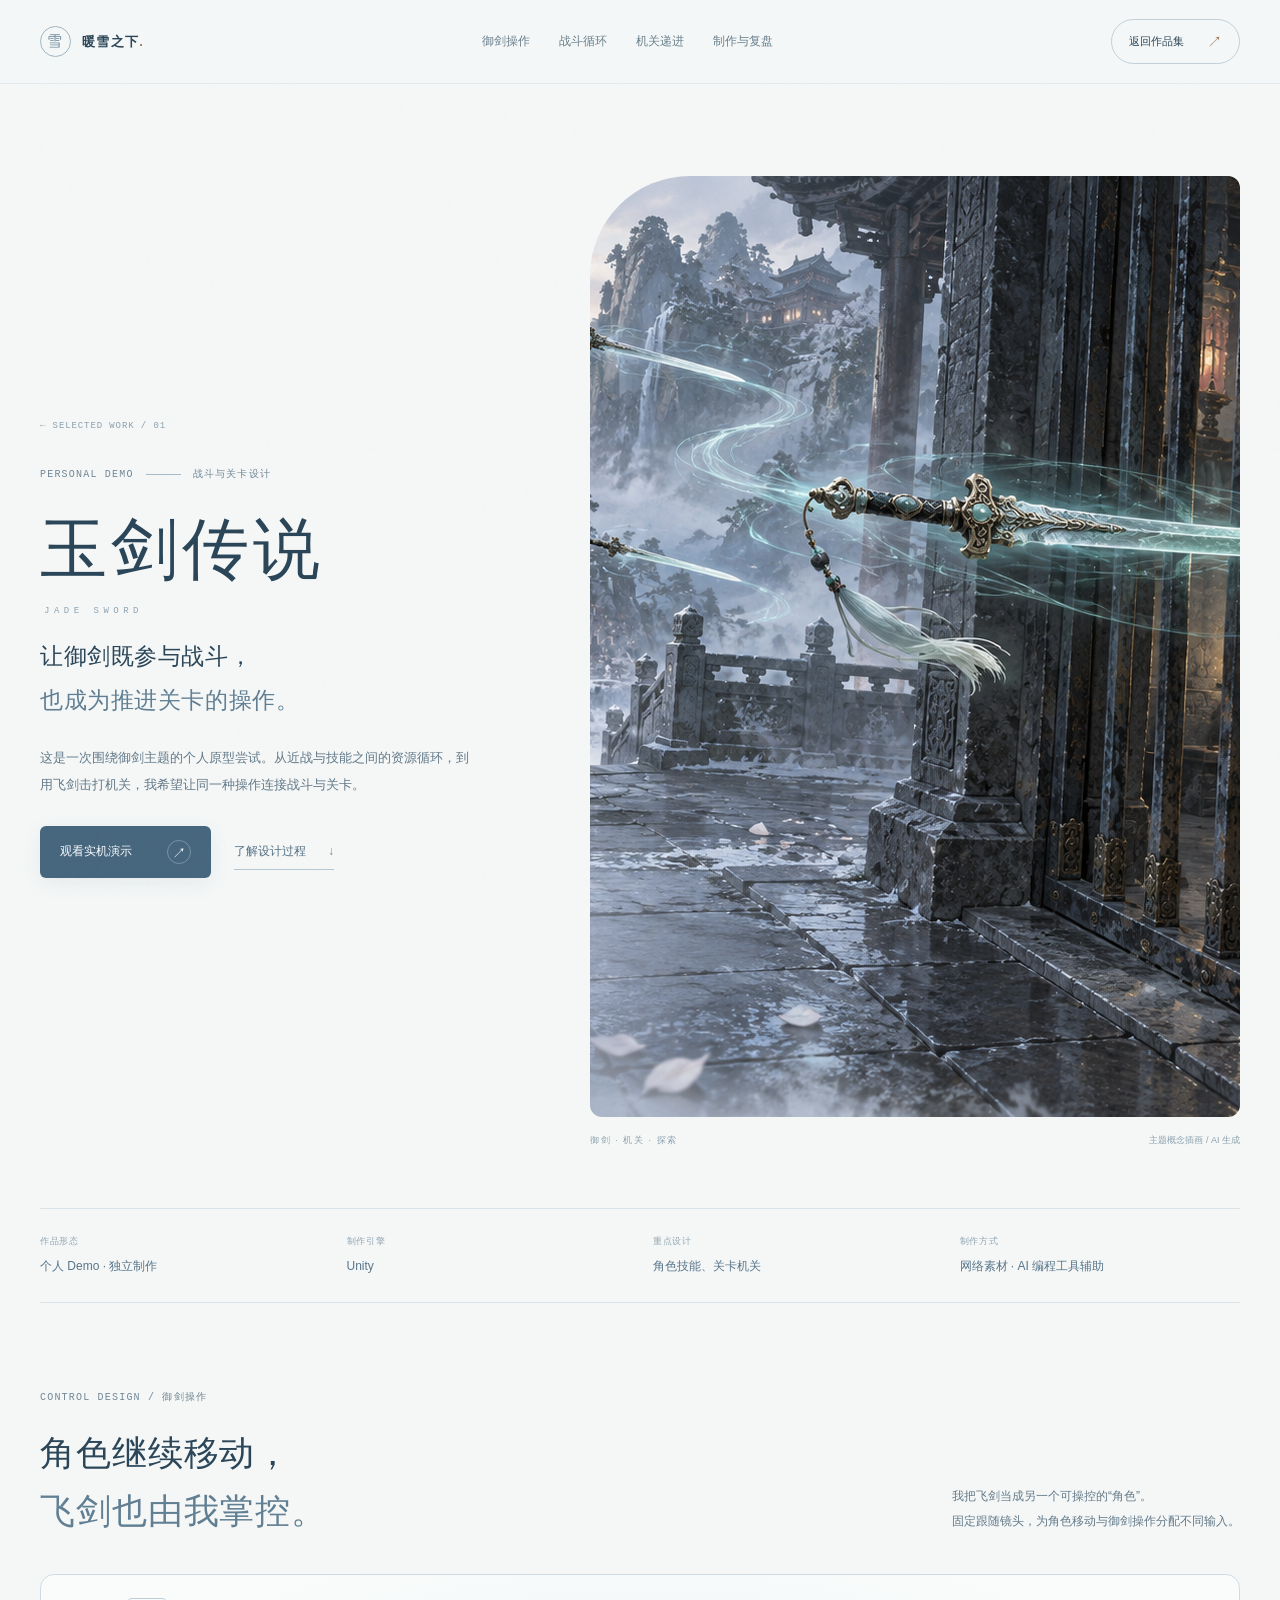
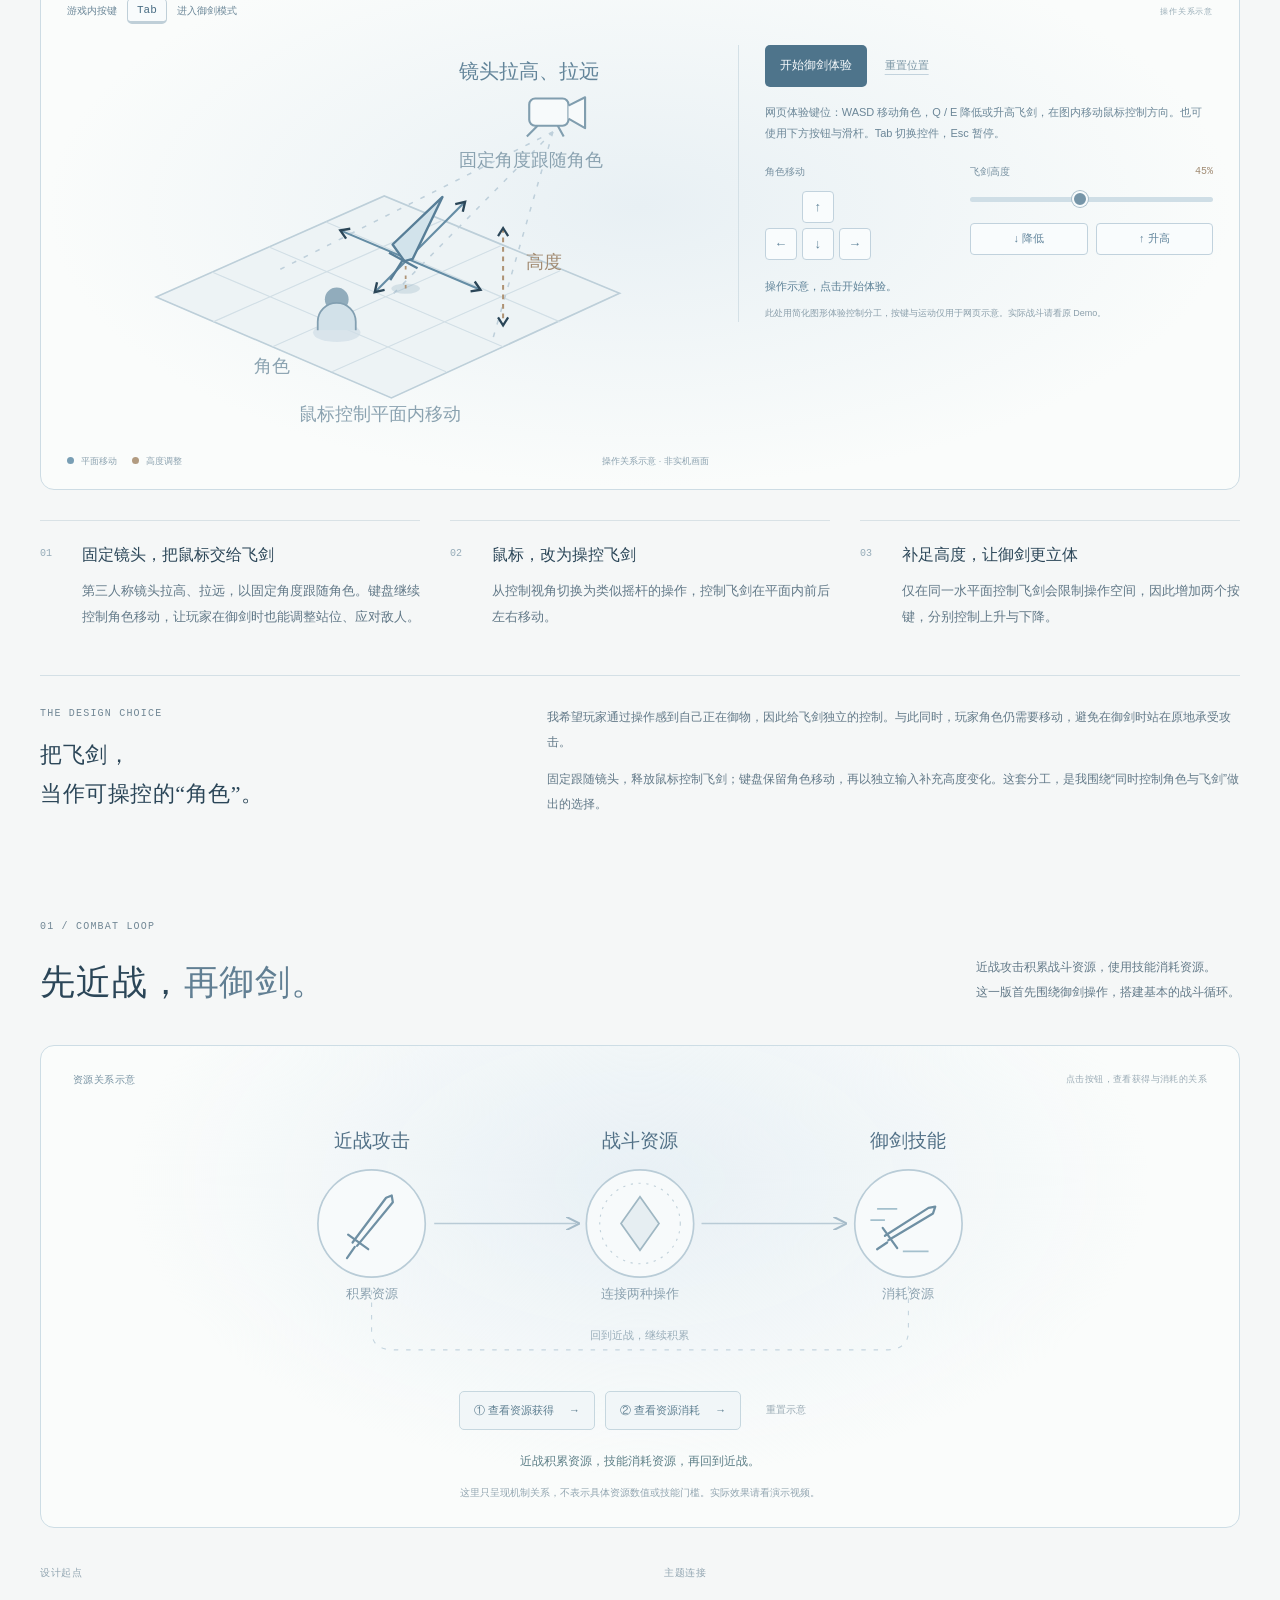
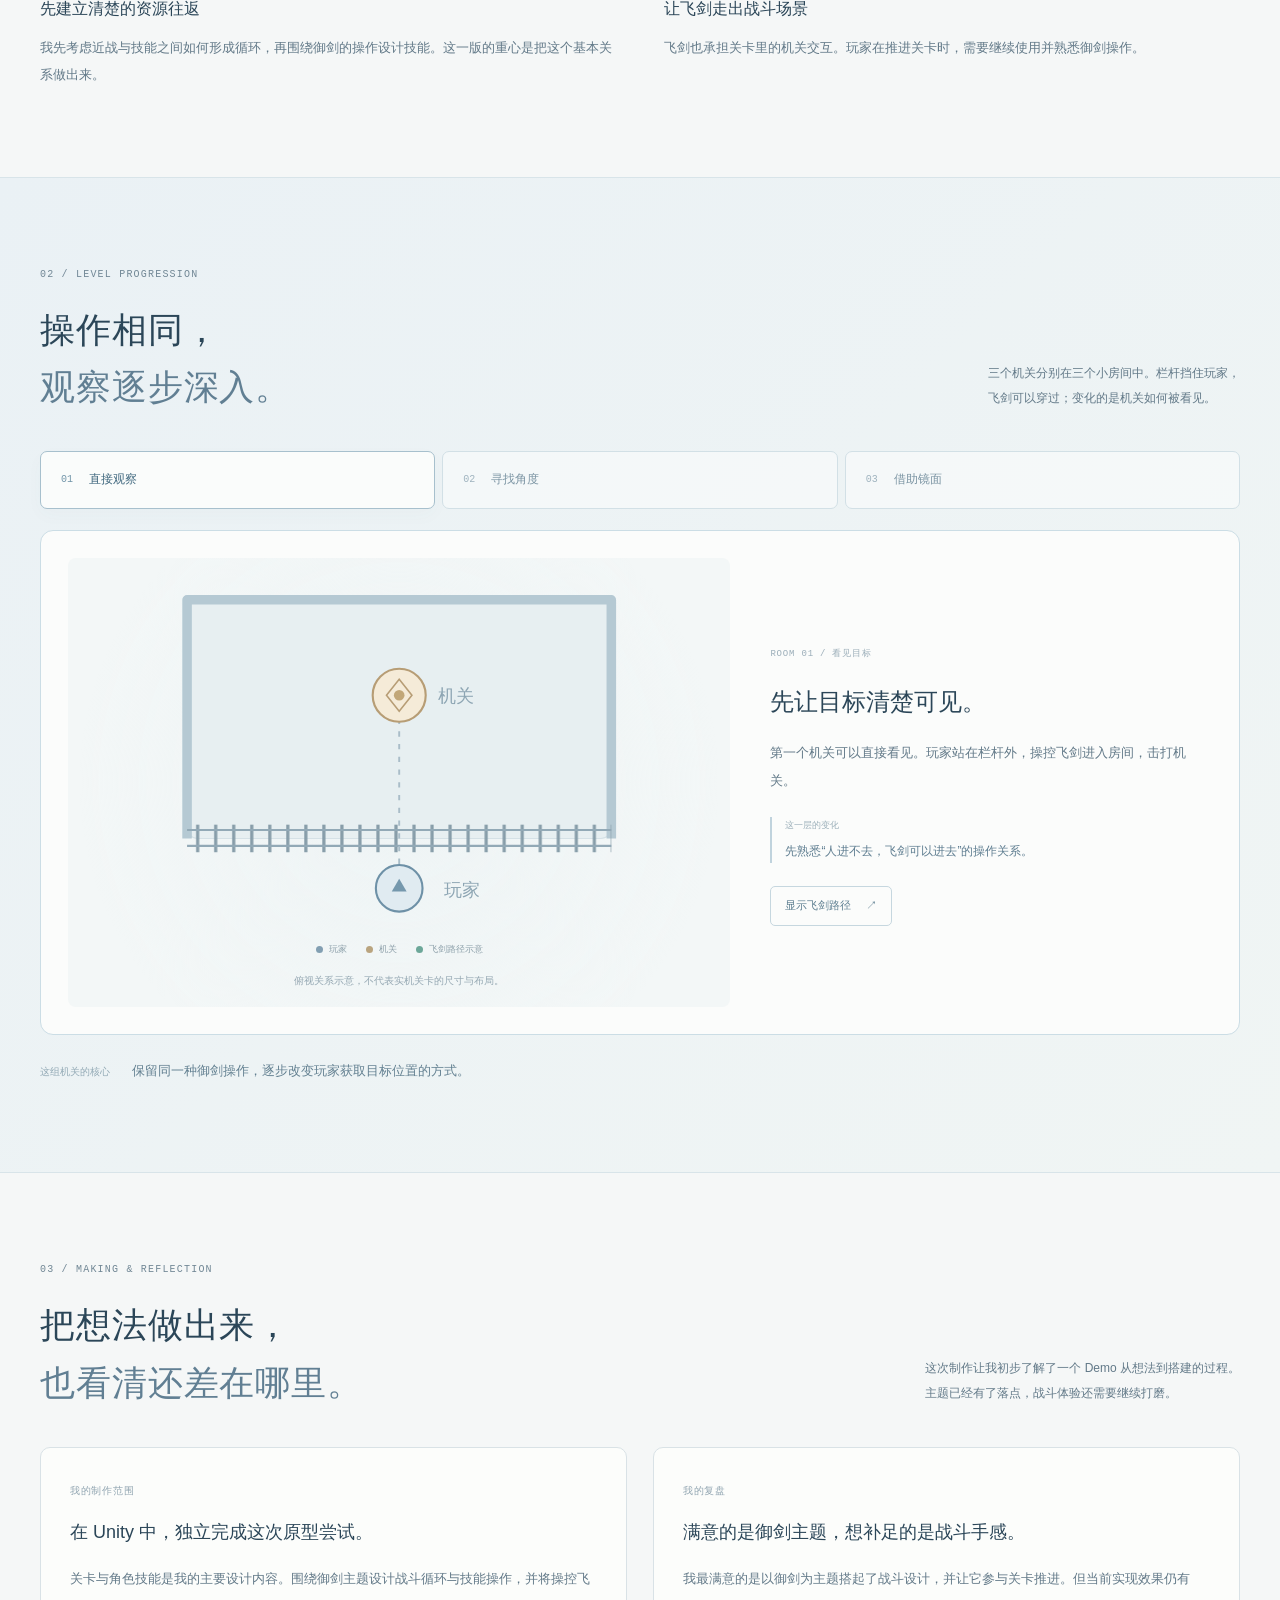
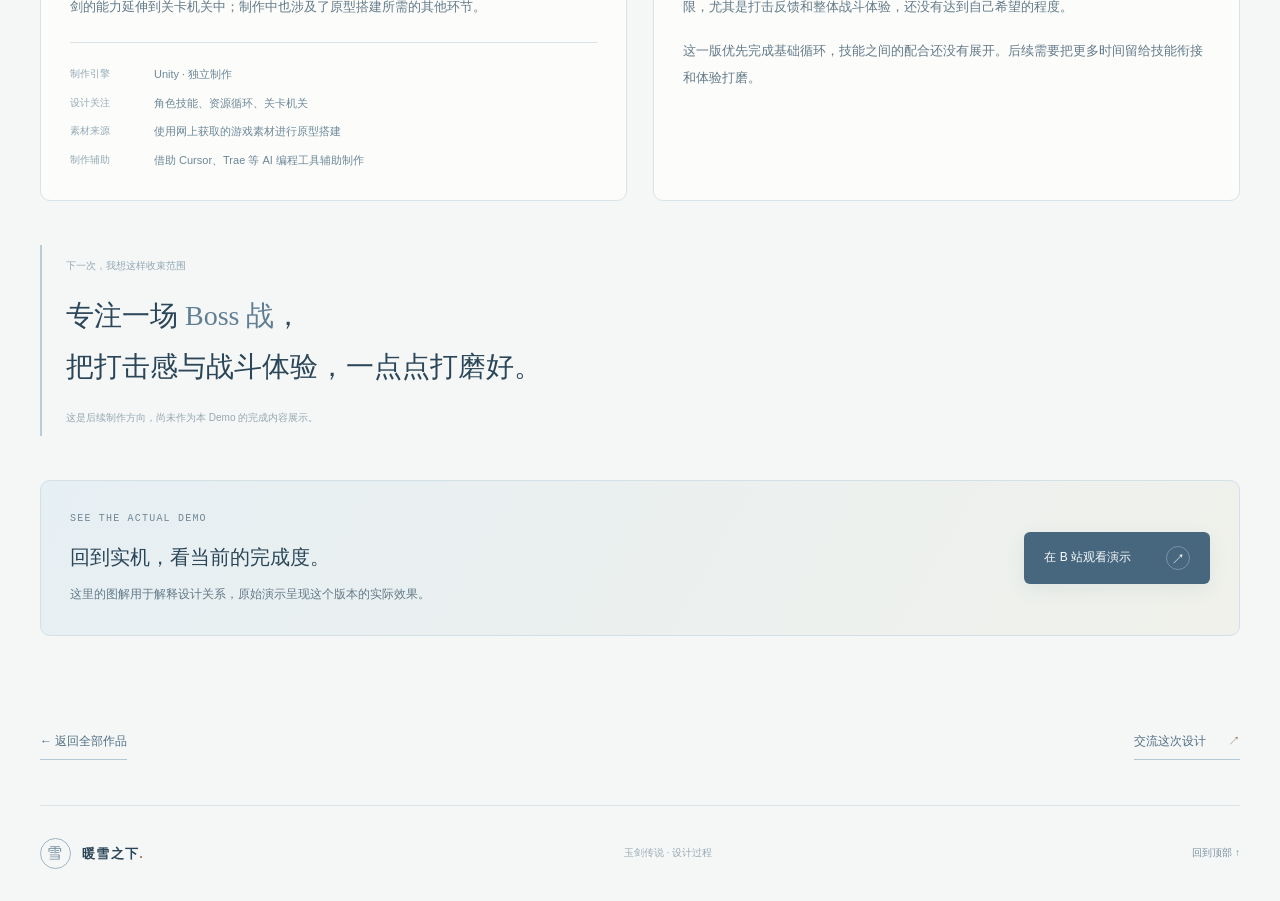
<file: jade-sword.html>
<!doctype html>
<html lang="zh-CN">
<head>
  <meta charset="utf-8">
  <meta name="viewport" content="width=device-width, initial-scale=1">
  <meta name="theme-color" content="#f3f6f7">
  <meta name="description" content="暖雪之下使用Unity独立制作的玉剑传说个人Demo：御剑操作、战斗资源循环、三个机关房的观察递进，以及制作过程与复盘。">
  <title>玉剑传说 · 设计过程｜暖雪之下</title>
  <link rel="stylesheet" href="portfolio.css?v=showcase-20261017">
  <link rel="stylesheet" href="case-study.css?v=showcase-20261017">
  <link rel="stylesheet" href="sword-control.css?v=sword-play-20261017">
  <script src="portfolio.js?v=winter-20261016" defer></script>
  <script src="jade-sword.js?v=jade-case-20261016" defer></script>
  <script src="sword-control.js?v=sword-play-20261017" defer></script>
</head>
<body class="case-page">
  <a class="skip-link" href="#controls">跳到设计内容</a>
  <div class="grain" aria-hidden="true"></div>
  <div class="reading-progress" aria-hidden="true"><span></span></div>
  <header class="topbar">
    <a class="brand" href="index.html" aria-label="返回暖雪之下主页"><span class="brand-mark">雪</span><span>暖雪之下<span class="brand-dot">.</span></span></a>
    <nav aria-label="案例目录"><a href="#controls">御剑操作</a><a href="#combat">战斗循环</a><a href="#puzzles">机关递进</a><a href="#reflection">制作与复盘</a></nav>
    <a class="top-contact" href="index.html#work">返回作品集 <span aria-hidden="true">↗</span></a>
  </header>
  <main id="top">
    <section class="case-hero wrap" aria-labelledby="case-title">
      <div class="case-hero-copy" data-reveal>
        <a class="case-back" href="index.html#work">← SELECTED WORK / 01</a>
        <div class="eyebrow">PERSONAL DEMO <span class="eyebrow-line"></span> 战斗与关卡设计</div>
        <h1 id="case-title">玉剑传说<span>JADE SWORD</span></h1>
        <p class="case-lede">让御剑既参与战斗，<br><em>也成为推进关卡的操作。</em></p>
        <p class="case-intro">这是一次围绕御剑主题的个人原型尝试。从近战与技能之间的资源循环，到用飞剑击打机关，我希望让同一种操作连接战斗与关卡。</p>
        <div class="case-hero-actions"><a class="button button-primary" href="https://www.bilibili.com/video/BV1tnPrzREdf" target="_blank" rel="noopener noreferrer">观看实机演示 <span aria-hidden="true">↗</span></a><a class="text-link" href="#controls">了解设计过程 <span aria-hidden="true">↓</span></a></div>
      </div>
      <figure class="case-cover" data-reveal>
        <img src="assets/jade-sword-concept-cover.png" width="1672" height="941" alt="御剑主题概念插画：飞剑穿过栏杆，击中亮起暖光的机关" fetchpriority="high" decoding="async">
        <figcaption><span>御剑 · 机关 · 探索</span><span>主题概念插画 / AI 生成</span></figcaption>
      </figure>
      <dl class="case-facts" data-reveal><div><dt>作品形态</dt><dd>个人 Demo · 独立制作</dd></div><div><dt>制作引擎</dt><dd>Unity</dd></div><div><dt>重点设计</dt><dd>角色技能、关卡机关</dd></div><div><dt>制作方式</dt><dd>网络素材 · AI 编程工具辅助</dd></div></dl>
    </section>

    <section class="sword-controls wrap" id="controls" aria-labelledby="controls-title">
      <div class="case-section-head" data-reveal><div><div class="eyebrow">CONTROL DESIGN / 御剑操作</div><h2 id="controls-title">角色继续移动，<br><em>飞剑也由我掌控。</em></h2></div><p>我把飞剑当成另一个可操控的“角色”。<br>固定跟随镜头，为角色移动与御剑操作分配不同输入。</p></div>
      <div class="sword-control-layout" data-reveal>
        <figure class="sword-control-figure" id="sword-playground">
          <div class="sword-control-mode"><span>游戏内按键 <kbd>Tab</kbd> 进入御剑模式</span><span>操作关系示意</span></div>
          <div class="sword-stage" data-sword-stage tabindex="0" role="group" aria-label="御剑控制体验区" aria-describedby="sword-play-help">
          <svg class="sword-control-diagram" viewBox="0 0 540 330" role="img" aria-labelledby="control-svg-title control-svg-desc">
            <title id="control-svg-title">御剑模式的镜头与飞剑控制关系</title>
            <desc id="control-svg-desc">第三人称镜头拉高拉远，以固定角度跟随角色。鼠标类似摇杆，控制飞剑在平面内前后左右移动，另外两个按键分别控制高度上升和下降。图中位置与距离只用于说明操作关系。</desc>
            <defs><marker id="control-arrow" markerWidth="7" markerHeight="7" refX="5" refY="3.5" orient="auto-start-reverse"><path d="m1 1 4 2.5L1 6" fill="none" stroke="currentColor" stroke-width="1.1"/></marker></defs>
            <g data-sword-world>
            <path class="control-plane" d="m75 212 192-85 198 82-192 88z"/>
            <path class="control-grid" d="m122 191 197 84m-149-105 197 84m-149-105 197 84m-292 0 192-85m-142 106 192-85m-142 106 192-85"/>
            </g>
            <path class="control-camera-sight" d="M409 73 273 211M409 73 179 189M409 73 357 252"/>
            <g class="control-camera"><rect x="389" y="45" width="33" height="23" rx="5"/><path d="m422 51 14-7v26l-14-8m-26 6-9 9m26-9 5 9"/></g>
            <text class="control-label" x="330" y="28">镜头拉高、拉远</text>
            <text class="control-label control-label-muted" x="330" y="102">固定角度跟随角色</text>
            <g class="control-character" data-sword-player><ellipse cx="227" cy="242" rx="20" ry="8"/><circle cx="227" cy="214" r="10"/><path d="M211 240v-7a16 16 0 0 1 32 0v7"/></g>
            <text class="control-label control-label-muted" x="157" y="275">角色</text>
            <path class="control-move" d="m259 208 76-76" marker-start="url(#control-arrow)" marker-end="url(#control-arrow)"/>
            <path class="control-move" d="m230 156 118 50" marker-start="url(#control-arrow)" marker-end="url(#control-arrow)"/>
            <ellipse class="sword-ground-shadow" data-sword-shadow cx="285" cy="205" rx="14" ry="5"/>
            <path class="sword-live-height" data-sword-height-line d="M285 205V170"/>
            <g class="control-flying-sword" data-sword-blade><path d="m274 168 42-40-25 52-7 2z"/><path d="m271 175 24 13m-13-6-10 16"/></g>
            <path class="control-height" d="M367 154v82" marker-start="url(#control-arrow)" marker-end="url(#control-arrow)"/>
            <text class="control-label control-label-warm" x="386" y="188">高度</text>
            <text class="control-label control-label-muted" x="195" y="316">鼠标控制平面内移动</text>
          </svg>
          <div class="sword-stick" data-sword-stick aria-hidden="true"><span></span></div>
          </div>
          <figcaption><span class="sword-control-legend"><i aria-hidden="true"></i>平面移动 <i aria-hidden="true"></i>高度调整</span><span>操作关系示意 · 非实机画面</span></figcaption>
          <div class="sword-tools" data-sword-tools hidden>
            <div class="sword-start-row"><button type="button" class="sword-start" data-sword-start>开始御剑体验 <span aria-hidden="true">↗</span></button><button type="button" class="sword-reset" data-sword-reset>重置位置</button></div>
            <p class="sword-play-help" id="sword-play-help"><span class="sword-help-desktop">网页体验键位：WASD 移动角色，Q / E 降低或升高飞剑，在图内移动鼠标控制方向。也可使用下方按钮与滑杆。Tab 切换控件，Esc 暂停。</span><span class="sword-help-touch">网页体验：按住下方方向按钮移动角色，在图内拖动操控飞剑，再用升降按钮调整高度。</span></p>
            <div class="sword-inputs">
              <div><span class="sword-input-label">角色移动</span><div class="sword-pad" data-sword-pad role="group" aria-label="网页体验中的角色移动"><button type="button" class="sword-pad-up" data-sword-move="forward" aria-label="向前移动角色">↑</button><button type="button" data-sword-move="left" aria-label="向左移动角色">←</button><button type="button" data-sword-move="back" aria-label="向后移动角色">↓</button><button type="button" data-sword-move="right" aria-label="向右移动角色">→</button></div></div>
              <div class="sword-height-control"><label class="sword-input-label" for="sword-height">飞剑高度 <span data-sword-height-value>45%</span></label><input id="sword-height" type="range" min="0" max="100" value="45" data-sword-height><div class="sword-height-buttons"><button type="button" data-sword-height-step="down">↓ 降低</button><button type="button" data-sword-height-step="up">↑ 升高</button></div></div>
            </div>
            <p class="sword-play-state" data-sword-state role="status">点击开始后，可以同时控制角色与飞剑。</p>
            <p class="sword-play-note">此处用简化图形体验控制分工，按键与运动仅用于网页示意。实际战斗请看原 Demo。</p>
          </div>
        </figure>
        <div class="sword-control-steps">
          <article><span class="sword-control-number">01</span><div><h3>固定镜头，把鼠标交给飞剑</h3><p>第三人称镜头拉高、拉远，以固定角度跟随角色。键盘继续控制角色移动，让玩家在御剑时也能调整站位、应对敌人。</p></div></article>
          <article><span class="sword-control-number">02</span><div><h3>鼠标，改为操控飞剑</h3><p>从控制视角切换为类似摇杆的操作，控制飞剑在平面内前后左右移动。</p></div></article>
          <article><span class="sword-control-number">03</span><div><h3>补足高度，让御剑更立体</h3><p>仅在同一水平面控制飞剑会限制操作空间，因此增加两个按键，分别控制上升与下降。</p></div></article>
        </div>
      </div>
      <div class="sword-design-intent" data-reveal><div><span class="eyebrow">THE DESIGN CHOICE</span><h3>把飞剑，<br>当作可操控的“角色”。</h3></div><div><p>我希望玩家通过操作感到自己正在御物，因此给飞剑独立的控制。与此同时，玩家角色仍需要移动，避免在御剑时站在原地承受攻击。</p><p>固定跟随镜头，释放鼠标控制飞剑；键盘保留角色移动，再以独立输入补充高度变化。这套分工，是我围绕“同时控制角色与飞剑”做出的选择。</p></div></div>
    </section>

    <section class="case-section wrap" id="combat" aria-labelledby="combat-title">
      <div class="case-section-head" data-reveal><div><div class="eyebrow">01 / COMBAT LOOP</div><h2 id="combat-title">先近战，<em>再御剑。</em></h2></div><p>近战攻击积累战斗资源，使用技能消耗资源。<br>这一版首先围绕御剑操作，搭建基本的战斗循环。</p></div>
      <div class="cycle-lab" data-phase="idle" data-reveal>
        <div class="lab-heading"><span>资源关系示意</span><span data-cycle-hint hidden>点击按钮，查看获得与消耗的关系</span></div>
        <svg class="cycle-diagram" viewBox="0 0 760 230" role="img" aria-labelledby="cycle-svg-title cycle-svg-desc">
          <title id="cycle-svg-title">近战攻击、战斗资源和御剑技能的循环</title>
          <desc id="cycle-svg-desc">近战攻击获得资源，御剑技能消耗资源，再回到近战。下方按钮可以分别高亮资源的获得与使用。</desc>
          <defs><marker id="cycle-arrow" markerWidth="8" markerHeight="8" refX="6" refY="4" orient="auto"><path d="M0 0 8 4 0 8" fill="none" stroke="currentColor" stroke-width="1.2"/></marker></defs>
          <path class="cycle-path gain-path" d="M196 97 H323" marker-end="url(#cycle-arrow)"/>
          <path class="cycle-path spend-path" d="M435 97 H562" marker-end="url(#cycle-arrow)"/>
          <path class="cycle-return" d="M620 153 V193 Q620 210 600 210 H160 Q140 210 140 193 V153"/>
          <text class="cycle-return-label" x="380" y="200" text-anchor="middle">回到近战，继续积累</text>
          <g class="cycle-node melee-node"><circle cx="140" cy="97" r="48"/><path class="sword-icon" d="m123 114 30-40 5-2 1 6-32 39m-8-10 18 13m-12-2-7 10"/><text x="140" y="29" text-anchor="middle">近战攻击</text><text class="node-caption" x="140" y="164" text-anchor="middle">积累资源</text></g>
          <g class="cycle-node resource-node"><circle cx="380" cy="97" r="48"/><circle class="resource-halo" cx="380" cy="97" r="36"/><path class="resource-icon" d="m380 73 17 24-17 24-17-24z"/><text x="380" y="29" text-anchor="middle">战斗资源</text><text class="node-caption resource-label" x="380" y="164" text-anchor="middle">连接两种操作</text></g>
          <g class="cycle-node skill-node"><circle cx="620" cy="97" r="48"/><path class="sword-icon" d="m599 108 39-25 6-1-2 6-40 24m-5-11 13 18m-9-5-9 6"/><path class="sword-wind" d="M592 84h18m-24 10h13m16 28h23"/><text x="620" y="29" text-anchor="middle">御剑技能</text><text class="node-caption" x="620" y="164" text-anchor="middle">消耗资源</text></g>
        </svg>
        <div class="lab-controls" role="group" aria-label="演示战斗资源关系" hidden><button type="button" data-cycle="gain" aria-pressed="false">① 查看资源获得 <span aria-hidden="true">→</span></button><button type="button" data-cycle="spend" aria-pressed="false">② 查看资源消耗 <span aria-hidden="true">→</span></button><button type="button" class="lab-reset" data-cycle="idle">重置示意</button></div>
        <p class="cycle-status" role="status">近战积累资源，技能消耗资源，再回到近战。</p>
        <p class="diagram-note">这里只呈现机制关系，不表示具体资源数值或技能门槛。实际效果请看演示视频。</p>
      </div>
      <div class="case-note-grid" data-reveal><article><span>设计起点</span><h3>先建立清楚的资源往返</h3><p>我先考虑近战与技能之间如何形成循环，再围绕御剑的操作设计技能。这一版的重心是把这个基本关系做出来。</p></article><article><span>主题连接</span><h3>让飞剑走出战斗场景</h3><p>飞剑也承担关卡里的机关交互。玩家在推进关卡时，需要继续使用并熟悉御剑操作。</p></article></div>
    </section>

    <section class="puzzle-section" id="puzzles" aria-labelledby="puzzles-title"><div class="wrap case-section">
      <div class="case-section-head" data-reveal><div><div class="eyebrow">02 / LEVEL PROGRESSION</div><h2 id="puzzles-title">操作相同，<br><em>观察逐步深入。</em></h2></div><p>三个机关分别在三个小房间中。栏杆挡住玩家，<br>飞剑可以穿过；变化的是机关如何被看见。</p></div>
      <div class="room-selector" role="group" aria-label="选择机关设计阶段" hidden><button type="button" data-room="direct" aria-pressed="true" aria-controls="room-direct"><span>01</span>直接观察</button><button type="button" data-room="angle" aria-pressed="false" aria-controls="room-angle"><span>02</span>寻找角度</button><button type="button" data-room="mirror" aria-pressed="false" aria-controls="room-mirror"><span>03</span>借助镜面</button></div>
      <div class="room-panels" data-reveal>
        <article class="room-panel" id="room-direct" aria-labelledby="direct-title">
          <div class="room-stage">
            <svg class="room-diagram" viewBox="0 0 600 350" role="img" aria-labelledby="direct-svg-title direct-svg-desc">
              <title id="direct-svg-title">第一个机关：直接可见</title><desc id="direct-svg-desc">玩家在栏杆外，机关位于房间内可见的位置。飞剑可以穿过栏杆击打机关。</desc>
              <defs><pattern id="gate-direct" width="17" height="26" patternUnits="userSpaceOnUse"><path d="M8 0v26" stroke="#879da9" stroke-width="3"/></pattern><marker id="route-direct" markerWidth="8" markerHeight="8" refX="6" refY="4" orient="auto"><path d="M0 0 8 4 0 8" fill="none" stroke="#5a9c91" stroke-width="1.2"/></marker></defs>
              <rect class="room-floor" x="100" y="30" width="400" height="225" rx="10"/><path class="room-wall" d="M100 255V30h400v225"/>
              <rect x="100" y="242" width="400" height="26" fill="url(#gate-direct)"/><path class="gate-rail" d="M100 247h400m-400 15h400"/>
              <path class="sight-line" d="M300 291V145"/><path class="solution route-line" d="M300 291V145" marker-end="url(#route-direct)"/>
              <g class="mechanism"><circle cx="300" cy="120" r="25"/><path d="m300 105 12 15-12 15-12-15z"/><circle cx="300" cy="120" r="5"/></g>
              <g class="player"><circle cx="300" cy="302" r="22"/><path d="m293 305 7-12 7 12z"/></g><text class="room-label" x="342" y="309">玩家</text><text class="room-label" x="337" y="126">机关</text>
            </svg>
            <div class="room-legend"><span><i class="legend-player"></i>玩家</span><span><i class="legend-mechanism"></i>机关</span><span><i class="legend-route"></i>飞剑路径示意</span></div>
            <p class="diagram-note">俯视关系示意，不代表实机关卡的尺寸与布局。</p>
          </div>
          <div class="room-copy"><span class="room-index">ROOM 01 / 看见目标</span><h3 id="direct-title">先让目标清楚可见。</h3><p>第一个机关可以直接看见。玩家站在栏杆外，操控飞剑进入房间，击打机关。</p><div class="room-point"><span>这一层的变化</span>先熟悉“人进不去，飞剑可以进去”的操作关系。</div><button type="button" class="room-reveal" data-room-action="direct" aria-pressed="false" hidden>显示飞剑路径 <span aria-hidden="true">↗</span></button></div>
        </article>
        <article class="room-panel" id="room-angle" aria-labelledby="angle-title">
          <div class="room-stage">
            <svg class="room-diagram" viewBox="0 0 600 350" role="img" aria-labelledby="angle-svg-title angle-svg-desc">
              <title id="angle-svg-title">第二个机关：需要调整观察角度</title><desc id="angle-svg-desc">正面视线被遮挡，调整角度后可以确认位于房间侧边的机关。图中墙体和视线仅用于说明观察关系。</desc>
              <defs><pattern id="gate-angle" width="17" height="26" patternUnits="userSpaceOnUse"><path d="M8 0v26" stroke="#879da9" stroke-width="3"/></pattern><marker id="route-angle" markerWidth="8" markerHeight="8" refX="6" refY="4" orient="auto"><path d="M0 0 8 4 0 8" fill="none" stroke="#5a9c91" stroke-width="1.2"/></marker></defs>
              <rect class="room-floor" x="100" y="30" width="400" height="225" rx="10"/><path class="room-wall" d="M100 255V30h400v225"/><path class="room-blocker" d="M350 185v80"/>
              <rect x="100" y="242" width="400" height="26" fill="url(#gate-angle)"/><path class="gate-rail" d="M100 247h400m-400 15h400"/>
              <path class="blocked-sight" d="m300 292 50-59"/><path class="blocked-mark" d="m340 223 20 20m-20 0 20-20"/>
              <path class="solution sight-line" d="M440 291V149"/><path class="solution route-line" d="M440 291V149" marker-end="url(#route-angle)"/>
              <g class="mechanism"><circle cx="440" cy="120" r="25"/><path d="m440 105 12 15-12 15-12-15z"/><circle cx="440" cy="120" r="5"/></g>
              <g class="player origin-player"><circle cx="300" cy="302" r="22"/><path d="m293 305 7-12 7 12z"/></g><g class="player solution shifted-player"><circle cx="440" cy="302" r="22"/><path d="m433 305 7-12 7 12z"/></g><text class="room-label" x="160" y="319">调整观察角度 →</text>
            </svg>
            <div class="room-legend"><span><i class="legend-player"></i>玩家</span><span><i class="legend-blocked"></i>原视线受阻</span><span><i class="legend-route"></i>调整后的路径</span></div>
            <p class="diagram-note">用遮挡关系说明“寻找角度”，并非原场景的精确还原。</p>
          </div>
          <div class="room-copy"><span class="room-index">ROOM 02 / 主动寻找</span><h3 id="angle-title">从看见，变成寻找。</h3><p>第二个机关位于房间侧边。玩家需要寻找合适的观察角度，确认机关的位置，再操控飞剑击打。</p><div class="room-point"><span>这一层的变化</span>御剑操作继续沿用，观察位置的要求开始提高。</div><button type="button" class="room-reveal" data-room-action="angle" aria-pressed="false" hidden>查看调整后的路径 <span aria-hidden="true">↗</span></button></div>
        </article>
        <article class="room-panel" id="room-mirror" aria-labelledby="mirror-title">
          <div class="room-stage">
            <svg class="room-diagram" viewBox="0 0 600 350" role="img" aria-labelledby="mirror-svg-title mirror-svg-desc">
              <title id="mirror-svg-title">第三个机关：通过镜子确认死角位置</title><desc id="mirror-svg-desc">机关位于无法直接看到的死角。玩家通过镜子观察机关，再控制飞剑进入房间击打。蓝线为观察关系，青线为飞剑路径示意。</desc>
              <defs><pattern id="gate-mirror" width="17" height="26" patternUnits="userSpaceOnUse"><path d="M8 0v26" stroke="#879da9" stroke-width="3"/></pattern><marker id="route-mirror" markerWidth="8" markerHeight="8" refX="6" refY="4" orient="auto"><path d="M0 0 8 4 0 8" fill="none" stroke="#5a9c91" stroke-width="1.2"/></marker></defs>
              <rect class="room-floor" x="100" y="30" width="400" height="225" rx="10"/><path class="room-wall" d="M100 255V30h400v225"/><path class="room-blocker" d="M350 255v-85h150"/>
              <rect x="100" y="242" width="400" height="26" fill="url(#gate-mirror)"/><path class="gate-rail" d="M100 247h400m-400 15h400"/>
              <path class="blocked-sight" d="m300 291 50-62"/><path class="blocked-mark" d="m340 219 20 20m-20 0 20-20"/>
              <path class="mirror-surface" d="m136 151 28-62"/><text class="room-label mirror-label" x="112" y="90">镜子</text>
              <path class="solution mirror-sight" d="M300 291 150 120 405 111"/><path class="solution route-line" d="M300 291V142Q300 130 314 130H398Q417 130 423 117" marker-end="url(#route-mirror)"/>
              <g class="mechanism"><circle cx="430" cy="110" r="25"/><path d="m430 95 12 15-12 15-12-15z"/><circle cx="430" cy="110" r="5"/></g>
              <g class="player"><circle cx="300" cy="302" r="22"/><path d="m293 305 7-12 7 12z"/></g><text class="room-label" x="342" y="316">玩家</text>
            </svg>
            <div class="room-legend"><span><i class="legend-mirror"></i>镜中观察</span><span><i class="legend-route"></i>飞剑路径示意</span><span><i class="legend-mechanism"></i>死角中的机关</span></div>
            <p class="diagram-note">视线与路径用于解释设计，不代表实际镜面位置或飞剑轨迹。</p>
          </div>
          <div class="room-copy"><span class="room-index">ROOM 03 / 间接观察</span><h3 id="mirror-title">让镜子提供缺少的信息。</h3><p>第三个机关位于房间死角，无法直接看到。但房间中的镜子可以映出机关，帮助玩家确认它的位置。</p><div class="room-point"><span>这一层的变化</span>从直接观察目标，进一步变为借助环境获取信息。</div><button type="button" class="room-reveal" data-room-action="mirror" aria-pressed="false" hidden>查看镜中的观察关系 <span aria-hidden="true">↗</span></button></div>
        </article>
      </div>
      <p class="room-status sr-only" role="status"></p>
      <p class="puzzle-summary" data-reveal><span>这组机关的核心</span>保留同一种御剑操作，逐步改变玩家获取目标位置的方式。</p>
    </div></section>

    <section class="case-section wrap" id="reflection" aria-labelledby="reflection-title">
      <div class="case-section-head" data-reveal><div><div class="eyebrow">03 / MAKING &amp; REFLECTION</div><h2 id="reflection-title">把想法做出来，<br><em>也看清还差在哪里。</em></h2></div><p>这次制作让我初步了解了一个 Demo 从想法到搭建的过程。<br>主题已经有了落点，战斗体验还需要继续打磨。</p></div>
      <div class="making-grid" data-reveal>
        <article class="making-card"><span class="case-card-label">我的制作范围</span><h3>在 Unity 中，独立完成这次原型尝试。</h3><p>关卡与角色技能是我的主要设计内容。围绕御剑主题设计战斗循环与技能操作，并将操控飞剑的能力延伸到关卡机关中；制作中也涉及了原型搭建所需的其他环节。</p><dl class="making-facts"><div><dt>制作引擎</dt><dd>Unity · 独立制作</dd></div><div><dt>设计关注</dt><dd>角色技能、资源循环、关卡机关</dd></div><div><dt>素材来源</dt><dd>使用网上获取的游戏素材进行原型搭建</dd></div><div><dt>制作辅助</dt><dd>借助 Cursor、Trae 等 AI 编程工具辅助制作</dd></div></dl></article>
        <article class="making-card"><span class="case-card-label">我的复盘</span><h3>满意的是御剑主题，想补足的是战斗手感。</h3><p>我最满意的是以御剑为主题搭起了战斗设计，并让它参与关卡推进。但当前实现效果仍有限，尤其是打击反馈和整体战斗体验，还没有达到自己希望的程度。</p><p>这一版优先完成基础循环，技能之间的配合还没有展开。后续需要把更多时间留给技能衔接和体验打磨。</p></article>
      </div>
      <div class="next-attempt" data-reveal><span>下一次，我想这样收束范围</span><p>专注一场 <em>Boss 战</em>，<br>把打击感与战斗体验，一点点打磨好。</p><small>这是后续制作方向，尚未作为本 Demo 的完成内容展示。</small></div>
      <div class="demo-callout" data-reveal><div><span class="eyebrow">SEE THE ACTUAL DEMO</span><h3>回到实机，看当前的完成度。</h3><p>这里的图解用于解释设计关系，原始演示呈现这个版本的实际效果。</p></div><a class="button button-primary" href="https://www.bilibili.com/video/BV1tnPrzREdf" target="_blank" rel="noopener noreferrer">在 B 站观看演示 <span aria-hidden="true">↗</span></a></div>
    </section>
    <div class="case-bottom wrap"><a class="text-link" href="index.html#work">← 返回全部作品</a><a class="text-link" href="index.html#contact">交流这次设计 <span aria-hidden="true">↗</span></a></div>
  </main>
  <footer class="footer wrap"><a class="brand" href="index.html"><span class="brand-mark">雪</span><span>暖雪之下<span class="brand-dot">.</span></span></a><span>玉剑传说 · 设计过程</span><a href="#top">回到顶部 ↑</a></footer>
</body>
</html>
</file>
<file: portfolio.css>
:root {
  color-scheme: light;
  --bg: #f5f7f7;
  --paper: #fcfdfc;
  --ink: #2b4658;
  --muted: #627988;
  --blue: #617f93;
  --warm: #a07b5c;
  --line: #d9e2e6;
  --sans: "Segoe UI", "PingFang SC", "Microsoft YaHei", sans-serif;
  --serif: "Noto Serif SC", "Songti SC", "STSong", "SimSun", serif;
  --mono: "SFMono-Regular", Consolas, monospace;
}
* { box-sizing: border-box; }
html { scroll-behavior: smooth; scroll-padding-top: 110px; }
body { margin: 0; background: var(--bg); color: var(--ink); font: 14px/1.8 var(--sans); overflow-x: clip; }
button, a { -webkit-tap-highlight-color: transparent; }
button { font: inherit; }
button, summary { touch-action: manipulation; }
button { cursor: pointer; }
button:disabled { cursor: default; }
img { max-width: 100%; }
a { color: inherit; }
h1, h2, h3, p, figure, blockquote { margin: 0; }
h2 { font-family: var(--serif); font-weight: 400; letter-spacing: .025em; }
em { font-style: normal; color: var(--blue); }
[hidden] { display: none !important; }
:focus-visible { outline: 2px solid var(--blue); outline-offset: 5px; }
::selection { color: #233e50; background: #ccdde6; }
.wrap { width: min(1200px, calc(100% - 80px)); margin-inline: auto; }
.sr-only { position: absolute; width: 1px; height: 1px; padding: 0; margin: -1px; overflow: hidden; clip: rect(0,0,0,0); white-space: nowrap; border: 0; }
.skip-link { position: fixed; left: 20px; top: -100px; z-index: 50; padding: 10px 20px; background: var(--ink); color: white; border-radius: 5px; }
.skip-link:focus { top: 12px; }
.grain { position: fixed; inset: 0; pointer-events: none; z-index: 20; opacity: .025; background-image: url("data:image/svg+xml,%3Csvg viewBox='0 0 160 160' xmlns='http://www.w3.org/2000/svg'%3E%3Cfilter id='n'%3E%3CfeTurbulence type='fractalNoise' baseFrequency='.8' numOctaves='3' stitchTiles='stitch'/%3E%3C/filter%3E%3Cpath fill='%23597788' filter='url(%23n)' opacity='.3' d='M0 0h160v160H0z'/%3E%3C/svg%3E"); }
.reading-progress { position: fixed; top: 0; left: 0; right: 0; height: 2px; z-index: 40; pointer-events: none; }
.reading-progress span { display: block; height: 100%; background: linear-gradient(90deg, #9eb6c5, #58778d, #b69c7f); transform: scaleX(0); transform-origin: left; }
.topbar { position: sticky; top: 0; z-index: 30; height: 84px; display: flex; align-items: center; justify-content: space-between; gap: 24px; padding: 0 max(40px, calc((100vw - 1200px)/2)); border-bottom: 1px solid #d9e2e699; background: #f5f7f7e8; backdrop-filter: blur(18px); }
.brand { display: inline-flex; align-items: center; gap: 11px; text-decoration: none; font-weight: 600; font-size: 13px; letter-spacing: .1em; white-space: nowrap; }
.brand-mark { width: 31px; height: 31px; border: 1px solid #9fb4c1; border-radius: 50%; display: grid; place-items: center; font: 15px var(--serif); color: #6b8798; }
.brand-dot { color: var(--warm); }
.topbar nav { display: flex; align-items: center; gap: 29px; }
.topbar nav a { position: relative; font-size: 12px; text-decoration: none; color: #69808d; padding: 9px 0; transition: color .2s; }
.topbar nav a::after { content: ""; position: absolute; bottom: 0; height: 2px; left: 50%; right: 50%; background: var(--blue); transition: left .25s, right .25s; }
.topbar nav a:hover, .topbar nav a[aria-current="location"] { color: #28485c; }
.topbar nav a[aria-current="location"]::after { left: 24%; right: 24%; }
.top-contact { display: inline-flex; align-items: center; gap: 23px; padding: 8px 17px; text-decoration: none; font-size: 11px; border: 1px solid #c1cfd7; border-radius: 30px; transition: background .2s, border-color .2s; white-space: nowrap; }
.top-contact:hover { background: #e7eff3; border-color: #9cb2c0; }
.top-contact span { color: var(--warm); font-size: 15px; }
.eyebrow { display: flex; align-items: center; gap: 12px; color: #718795; font: 10px/1.7 var(--mono); letter-spacing: .12em; }
.eyebrow-line { width: 35px; height: 1px; background: #a5bac6; display: inline-block; }
.status-dot { width: 5px; height: 5px; border-radius: 50%; background: #7f9eb0; box-shadow: 0 0 0 5px #bacdd522; }
.hero-scene { position: relative; isolation: isolate; overflow: clip; background: radial-gradient(ellipse at 79% 39%, #c9d9e455, transparent 39%), radial-gradient(ellipse at 75% 95%, #eadfd066, transparent 43%), linear-gradient(125deg, #f8faf9, #edf3f6 72%, #f5f7f7); }
.hero-scene::before { content: ""; position: absolute; width: 590px; height: 590px; border: 1px solid #a9bfcc26; border-radius: 50%; right: max(-70px, calc((100vw - 1450px)/2)); top: 14px; z-index: -1; }
.hero { position: relative; display: grid; grid-template-columns: 1.08fr .92fr; align-items: center; gap: 36px; min-height: min(840px, calc(100svh - 84px)); padding-block: 54px 80px; }
.hero-copy { position: relative; z-index: 2; }
.hero-name { font-family: var(--serif); font-size: clamp(65px, 7.1vw, 100px); line-height: 1.35; letter-spacing: -.04em; font-weight: 400; margin: 21px 0 19px; white-space: nowrap; }
.hero-name em { color: #718d9e; }
.hero-name-dot { display: inline-block; color: #a1866b; font-size: .55em; margin-left: -.17em; }
.hero-aspiration { font-family: var(--serif); font-size: clamp(20px, 2vw, 27px); line-height: 1.9; letter-spacing: .025em; margin-bottom: 25px; }
.hero-aspiration em { color: #5d7a8e; }
.hero-lede { color: #667d8b; font-size: 14px; line-height: 2.1; max-width: 430px; text-wrap: pretty; }
.hero-lede strong { font-weight: 500; color: #3d5d72; }
.hero-actions { display: flex; align-items: center; gap: 31px; margin-top: 31px; }
.button { display: inline-flex; align-items: center; justify-content: space-between; gap: 35px; text-decoration: none; font-size: 12px; font-weight: 500; padding: 14px 20px; border-radius: 6px; transition: background .25s, box-shadow .25s, transform .25s; }
.button-primary { background: #47677e; color: #f9fcff; box-shadow: 0 5px 19px #456a7e17; }
.button-primary span { width: 24px; height: 24px; border: 1px solid #d8e6ee55; border-radius: 50%; display: grid; place-items: center; font-size: 14px; transition: transform .25s; }
.button-primary:hover { background: #33566e; box-shadow: 0 8px 25px #456a7e28; transform: translateY(-2px); }
.button-primary:hover span { transform: rotate(45deg); }
.text-link { display: inline-flex; align-items: center; gap: 22px; padding-block: 7px; font-size: 12px; color: #526f83; text-decoration: none; border-bottom: 1px solid #b5c7d2; transition: color .2s, border-color .2s; }
.text-link span { color: var(--warm); transition: transform .25s; }
.text-link:hover { color: #24485e; border-color: #597b92; }
.text-link:hover span { transform: translate(2px, -2px); }
.name-note { margin-top: 36px; color: #7d919e; font-size: 10px; letter-spacing: .025em; }
.name-note span { margin-right: 8px; font-size: 16px; color: #8ca7b8; vertical-align: middle; }
.hero-portrait { position: relative; align-self: center; width: 100%; max-width: 460px; justify-self: end; padding-bottom: 8px; }
.hero-portrait-image { display: block; width: 110%; max-width: none; height: auto; margin-left: -5%; filter: saturate(.75) brightness(1.06); -webkit-mask-image: radial-gradient(ellipse 50% 50% at 50% 50%, #000 28%, #000f 44%, #0009 64%, #0002 82%, transparent 100%); mask-image: radial-gradient(ellipse 50% 50% at 50% 50%, #000 28%, #000f 44%, #0009 64%, #0002 82%, transparent 100%); }
.portrait-coordinate { position: absolute; top: 1%; right: 0; font: 8px var(--mono); color: #8099aa; letter-spacing: .16em; }
.hero-quote { position: relative; margin: -22px 5px 0 35px; padding-left: 18px; border-left: 1px solid #aebfca; }
.hero-quote blockquote { font-family: var(--serif); font-size: 18px; letter-spacing: .045em; line-height: 1.8; color: #48667a; }
.hero-quote cite { display: block; font-style: normal; font-size: 10px; letter-spacing: .12em; color: #8a9ca6; margin-top: 8px; }
.hero-index { position: absolute; bottom: 26px; left: 0; display: flex; align-items: center; gap: 15px; font: 8px var(--mono); letter-spacing: .12em; color: #8aa0ad; }
.hero-index>span:last-child { font: 10px var(--sans); letter-spacing: .2em; }
.scroll-line { width: 56px; height: 1px; background: #a7bac5; position: relative; overflow: hidden; }
.scroll-line::after { content: ""; position: absolute; width: 18px; height: 1px; background: #52758d; animation: scroll-hint 3s ease-in-out infinite; }
@keyframes scroll-hint { from { transform: translateX(-20px); } to { transform: translateX(80px); } }
.snow-field { position: absolute; inset: 0; pointer-events: none; z-index: -1; overflow: hidden; }
.snowflake { position: absolute; left: var(--left); top: -15px; width: var(--size); height: var(--size); border-radius: 50%; background: #fff; box-shadow: 0 0 6px #fff8; opacity: 0; animation: snowfall var(--duration) linear var(--delay) infinite; }
.is-out-of-view .snowflake { animation-play-state: paused; }
@keyframes snowfall { 0% { transform: translate3d(0,-20px,0); opacity: 0; } 12% { opacity: .8; } 80% { opacity: .6; } 100% { transform: translate3d(60px,850px,0); opacity: 0; } }
.signal-strip { border-block: 1px solid #dbe4e8; background: #eaf1f4aa; }
.signal-inner { display: flex; align-items: center; justify-content: space-between; gap: 25px; min-height: 79px; }
.signal-label { font: 9px var(--mono); letter-spacing: .13em; color: #8a9eaa; }
.signal-item { color: #597486; font-size: 12px; }
.signal-item b { color: #95adbc; margin-right: 13px; font: 9px var(--mono); }
.section { padding-block: 110px; }
.section-head { display: flex; justify-content: space-between; align-items: end; gap: 48px; margin-bottom: 37px; }
.section-eyebrow { margin-bottom: 20px; }
.section-head h2 { font-size: clamp(28px, 3.1vw, 39px); line-height: 1.65; }
.heading-mark { color: var(--warm); }
.section-head>p { max-width: 350px; color: var(--muted); font-size: 13px; line-height: 2.1; padding-bottom: 9px; }
.work-toolbar { display: flex; gap: 22px; justify-content: space-between; align-items: center; border-bottom: 1px solid var(--line); margin-bottom: 31px; padding-bottom: 15px; }
.work-filters { display: flex; flex-wrap: wrap; gap: 5px; }
.work-filters button { border: 1px solid transparent; background: transparent; padding: 8px 15px; border-radius: 25px; color: #7b909d; font-size: 11px; transition: color .2s, background .2s, border-color .2s; }
.work-filters button span { margin-left: 10px; font: 9px var(--mono); opacity: .6; }
.work-filters button:hover { color: #31556d; background: #e9eff2; }
.work-filters button[aria-pressed="true"] { border-color: #bfd0db; background: #e6eef3; color: #375a72; }
.filter-status { font-size: 10px; color: #8b9da7; white-space: nowrap; }
.work-grid { display: grid; grid-template-columns: repeat(2, minmax(0,1fr)); gap: 28px; align-items: stretch; }
.work-card { min-width: 0; padding: 13px 13px 25px; border: 1px solid #dbe4e8; border-radius: 15px; background: #fcfdfbd6; display: flex; flex-direction: column; box-shadow: 0 8px 30px #294d6203; transition: border-color .3s, box-shadow .3s; }
.work-card:hover { border-color: #b6cbd8; box-shadow: 0 14px 38px #294d6209; }
.work-featured { grid-column: 1 / -1; display: grid; grid-template-columns: 1.12fr 1fr; gap: 27px; padding: 17px; background: linear-gradient(125deg,#eff4f6,#fcfdfb 85%); border-color: #c8d9e2; }
.work-visual { position: relative; display: flex; flex-direction: column; justify-content: end; width: 100%; aspect-ratio: 16/9; flex-shrink: 0; border-radius: 9px; overflow: hidden; text-decoration: none; color: #f7fbfe; padding: 25px; background: #dbe6ec; isolation: isolate; }
.work-featured .work-visual { aspect-ratio: 16/10; position: sticky; top: 109px; align-self: start; }
.work-cover-image { position: absolute; inset: 0; width: 100%; height: 100%; object-fit: cover; transition: transform .7s cubic-bezier(.2,.65,.3,1); z-index: -2; }
.work-visual:hover .work-cover-image { transform: scale(1.035); }
.work-visual::after { content: ""; position: absolute; inset: 0; z-index: -1; background: linear-gradient(0deg,#132c3fce, #132c3f24 48%, transparent 75%); }
.visual-top { display: flex; justify-content: space-between; gap: 9px; position: absolute; top: 17px; left: 18px; right: 18px; font: 8px/1.5 var(--mono); letter-spacing: .05em; }
.visual-top span { background: #f1f6f9e8; color: #506d80; border: 1px solid #fff6; border-radius: 3px; padding: 4px 7px; }
.visual-card-title { font-family: var(--serif); font-size: 32px; line-height: 1.5; letter-spacing: .025em; max-width: 84%; text-shadow: 0 2px 18px #13324b55; }
.visual-card-title span { display: block; font-family: var(--sans); font-size: 10px; letter-spacing: .08em; color: #e6eff5; margin-top: 5px; }
.work-featured .visual-card-title { font-size: 42px; }
.visual-arrow { position: absolute; right: 21px; bottom: 23px; display: grid; place-items: center; width: 29px; height: 29px; border-radius: 50%; border: 1px solid #f4faff66; font-size: 18px; transition: background .25s, transform .25s; }
.work-visual:hover .visual-arrow { background: #ffffff20; transform: rotate(45deg); }
.visual-level .work-cover-image { filter: saturate(.87); object-position: 58% center; }
.visual-system .work-cover-image { filter: brightness(1.06); object-position: 58% center; }
.visual-action .work-cover-image { filter: saturate(.9); object-position: 48% center; }
.visual-rogue .work-cover-image { filter: saturate(.85); object-position: center top; }
.visual-rogue::after { background: linear-gradient(90deg,#25223b70,transparent 84%), linear-gradient(0deg,#25223b8c, transparent 75%); }
.visual-library { color: #4d6d77; background: linear-gradient(135deg,#e4efeb,#edf3f2 60%,#dce9e5); }
.visual-library::before { content: ""; position: absolute; width: 220px; height: 220px; border: 1px solid #7b9e9126; border-radius: 50%; right: -48px; top: -60px; box-shadow: 0 0 0 30px #ffffff38, 0 0 0 65px #ffffff25; }
.visual-library::after { background: linear-gradient(0deg,#e1ede6aa,transparent 75%); }
.visual-library .visual-card-title { text-shadow: none; }
.visual-library .visual-card-title span { color: #7a968a; }
.visual-library .visual-arrow { border-color: #839e8d77; }
.visual-large-number { position: absolute; right: 28px; top: 29px; font: 120px/1.3 var(--serif); letter-spacing: -.09em; color: #628a791c; z-index: -1; }
.work-info { position: relative; display: flex; flex-direction: column; flex: 1; padding: 23px 12px 0; min-width: 0; }
.work-featured .work-info { padding: 14px 16px 13px 0; }
.work-kicker { color: #7c94a2; font-size: 10px; letter-spacing: .035em; }
.work-info h3 { font-weight: 500; font-size: 19px; line-height: 1.6; margin: 8px 20px 16px 0; text-wrap: pretty; }
.work-featured h3 { font-size: 23px; }
.work-number { position: absolute; right: 12px; top: 26px; color: #b3c3cd; font: 10px var(--mono); }
.work-featured .work-number { right: 2px; top: 18px; }
.work-info p { color: var(--muted); font-size: 13px; line-height: 2.05; margin-bottom: 19px; text-wrap: pretty; }
.work-insight { border-left: 2px solid #b9ccd8; padding-left: 13px; margin: 0 0 24px; color: #526e80; font-size: 13px; line-height: 1.9; }
.work-insight>span { display: block; font-size: 9px; color: #90a3ae; letter-spacing: .1em; margin-bottom: 5px; }
.tag-row { display: flex; flex-wrap: wrap; gap: 7px; margin-top: auto; }
.tag-row span { font-size: 10px; color: #6e8798; background: #edf3f6; border: 1px solid #e0e9ee; padding: 3px 9px; border-radius: 4px; }
.work-link { display: inline-flex; align-items: center; gap: 20px; align-self: start; text-decoration: none; padding: 4px 0; margin-top: 23px; border-bottom: 1px solid #c6d5dd; font-size: 12px; transition: color .2s, border-color .2s; }
.work-link span { color: var(--warm); }
.work-link:hover { color: #244e69; border-color: #6d8da3; }
.work-actions { display: flex; align-items: center; flex-wrap: wrap; gap: 12px 25px; margin-top: 23px; }
.work-actions .work-link { margin-top: 0; }
.work-actions .case-entry { color: #315d76; font-weight: 500; border-bottom-color: #8faebe; }
.work-info .work-cover-credit { font-size: 9px; color: #91a2ad; margin: 9px 0 0; }
.work-detail { border-block: 1px solid var(--line); margin-bottom: 24px; padding: 12px 0; color: var(--muted); }
.work-detail summary { cursor: pointer; color: #5e7c90; font-size: 12px; line-height: 1.9; }
.work-detail summary::marker { color: #97afbd; }
.work-detail[open] summary { margin-bottom: 13px; }
.work-detail-body p { font-size: 12px; margin-bottom: 13px; }
.work-detail-body ol { padding-left: 21px; font-size: 12px; line-height: 2; margin: 0 0 15px; }
.work-detail-body li+li { margin-top: 6px; }
.work-detail-body b { font-weight: 500; color: #4a6a80; }
.work-detail-body .work-reflection { margin-bottom: 0; color: #7c919e; }
.games-preview { padding: 0 0 100px; overflow: clip; }
.gallery-heading { display: flex; justify-content: space-between; align-items: end; gap: 35px; margin-bottom: 31px; }
.gallery-heading h2 { font-size: 31px; line-height: 1.65; margin-bottom: 15px; }
.gallery-heading p { color: var(--muted); font-size: 13px; line-height: 2; }
.gallery-heading .text-link { flex-shrink: 0; margin-bottom: 7px; }
.gallery-track { display: flex; gap: 22px; padding: 8px max(40px, calc((100vw - 1200px)/2)) 19px; overflow-x: auto; overscroll-behavior-x: contain; scroll-snap-type: x mandatory; scroll-padding-inline: max(40px, calc((100vw - 1200px)/2)); scrollbar-width: thin; scrollbar-color: #c5d4dd transparent; }
.game-moment { flex: 0 0 min(35vw,420px); min-width: 0; text-decoration: none; scroll-snap-align: start; }
.moment-picture { position: relative; aspect-ratio: 16/9; overflow: hidden; border-radius: 10px; background: #e1eaf0; }
.moment-picture img { display: block; width: 100%; height: 100%; object-fit: cover; filter: saturate(.8); transition: transform .7s cubic-bezier(.2,.65,.3,1), filter .5s; }
.moment-genshin img { object-position: center top; }
.game-moment:hover img { transform: scale(1.04); filter: saturate(1); }
.moment-caption { display: flex; align-items: center; justify-content: space-between; gap: 15px; margin-top: 14px; font-size: 11px; color: #5e7b8e; }
.moment-caption>span:last-child { font-size: 9px; color: #8da0ac; }
.gallery-footer { display: flex; align-items: center; justify-content: space-between; gap: 25px; margin-top: 19px; }
.gallery-footer>span { color: #8a9faa; font-size: 10px; letter-spacing: .08em; }
.gallery-controls { display: flex; gap: 9px; }
.gallery-controls button { width: 37px; height: 37px; border: 1px solid #c9d6df; border-radius: 50%; background: transparent; color: #597b92; font: 18px var(--sans); transition: background .2s, opacity .2s; }
.gallery-controls button:hover:not(:disabled) { background: #e5eef3; }
.gallery-controls button:disabled { opacity: .3; }
.approach-section { padding-block: 95px; background: linear-gradient(125deg,#e9f0f4,#f0f5f5); border-block: 1px solid #dbe5e9; }
.approach-wrap { display: grid; grid-template-columns: .87fr 1.13fr; gap: 85px; align-items: start; }
.approach-intro { position: sticky; top: 126px; }
.approach-intro h2 { margin: 24px 0 22px; font-size: 39px; line-height: 1.6; }
.approach-intro>p { font-size: 13px; line-height: 2.1; color: var(--muted); max-width: 340px; margin-bottom: 24px; }
.steps article { display: grid; grid-template-columns: 33px 1fr 26px; gap: 17px; padding: 27px 0; border-top: 1px solid #ccdce5; }
.steps article:last-child { border-bottom: 1px solid #ccdce5; }
.step-no { color: #91aab9; font: 10px/2.7 var(--mono); }
.steps h3 { font-size: 16px; font-weight: 500; margin-bottom: 9px; }
.steps p { font-size: 13px; line-height: 2.05; color: var(--muted); text-wrap: pretty; }
.step-symbol { color: #96afbd; font: 24px/1.4 var(--serif); }
.about-section { display: grid; grid-template-columns: .86fr 1.14fr; gap: 100px; align-items: start; }
.about-left { position: sticky; top: 125px; }
.about-left h2 { font-size: 39px; line-height: 1.65; }
.about-intro { color: var(--muted); line-height: 2.1; font-size: 13px; margin-top: 23px; }
.about-stamp { display: flex; align-items: center; justify-content: center; flex-direction: column; border: 1px solid #b6cbd6; border-radius: 50%; width: 83px; height: 83px; margin: 39px 0 0 9px; transform: rotate(-13deg); font: 8px/1.45 var(--mono); letter-spacing: .15em; color: #7c98a9; }
.about-stamp span { font-size: 20px; color: #ad8c6d; }
.about-block h3 { font-size: 11px; font-weight: 500; letter-spacing: .06em; color: #8b9faa; margin-bottom: 15px; }
.about-block p { font-size: 14px; line-height: 2.15; color: #536f80; margin-bottom: 15px; text-wrap: pretty; }
.about-block p:last-child { margin-bottom: 0; }
.about-block .about-lede { font: 20px/1.95 var(--serif); color: #3f5d71; }
.about-block+.about-block { border-top: 1px solid var(--line); padding-top: 27px; margin-top: 28px; }
.about-interest .about-small { color: #8598a3; font-size: 11px; }
.contact-section { position: relative; padding-block: 88px; background: radial-gradient(ellipse at 94% 98%,#e8d9c573,transparent 65%), linear-gradient(110deg,#e6eff4,#eff3f4 67%); border-block: 1px solid #d8e2e7; }
.contact-wrap { display: grid; grid-template-columns: 1.05fr .95fr; align-items: center; gap: 80px; }
.contact-wrap h2 { font-size: 40px; line-height: 1.6; margin: 23px 0 18px; }
.contact-wrap>div>p { font-size: 13px; color: var(--muted); line-height: 2; max-width: 370px; }
.contact-card { padding: 30px; min-width: 0; background: #f9fcfccc; border: 1px solid #d6e0e5; border-radius: 12px; box-shadow: 0 13px 40px #42627a06; }
.contact-label { color: #95a9b5; font: 9px var(--mono); letter-spacing: .14em; }
.contact-link { display: flex; justify-content: space-between; gap: 10px; font-size: clamp(17px,1.8vw,24px); font-weight: 400; text-decoration: none; letter-spacing: .015em; border-bottom: 1px solid #d8e3e8; padding: 20px 0 23px; overflow-wrap: anywhere; }
.contact-link span { color: var(--warm); }
.contact-options { display: flex; align-items: center; justify-content: space-between; gap: 15px; padding-top: 16px; }
.social-link { font-size: 10px; color: #688599; text-decoration: none; }
.social-link span { margin-left: 5px; color: var(--warm); }
.copy-email { padding: 5px 9px; border: 1px solid #c8d7df; background: transparent; border-radius: 4px; font-size: 10px; color: #6d899a; white-space: nowrap; }
.copy-email:hover { background: #e9f0f4; }
.contact-hint { display: block; color: #8b9da7; font-size: 10px; margin-top: 25px; }
.footer { display: flex; align-items: center; justify-content: space-between; gap: 30px; min-height: 94px; }
.footer>span { color: #99aab4; font-size: 10px; }
.footer>a:last-child { color: #7b929f; font-size: 10px; text-decoration: none; }
.reveal-ready [data-reveal] { opacity: 0; transform: translate3d(0,24px,0); transition: opacity .85s cubic-bezier(.2,.65,.3,1), transform .85s cubic-bezier(.2,.65,.3,1); }
.reveal-ready [data-reveal].is-revealed { opacity: 1; transform: none; }
.reveal-ready .hero-copy [data-reveal]:nth-child(2) { transition-delay: .08s; }
.reveal-ready .hero-copy [data-reveal]:nth-child(3) { transition-delay: .15s; }
.reveal-ready .hero-copy [data-reveal]:nth-child(4) { transition-delay: .22s; }
.reveal-ready .hero-copy [data-reveal]:nth-child(5) { transition-delay: .29s; }
.reveal-ready .hero-copy [data-reveal]:nth-child(6) { transition-delay: .35s; }
.reveal-ready .hero-portrait { transition-delay: .25s; }
@media (min-width: 1600px) {
  .hero { min-height: 820px; }
}
@media (max-width: 1050px) {
  .wrap { width: calc(100% - 56px); }
  .topbar { padding-inline: 28px; }
  .topbar nav { gap: 20px; }
  .hero { gap: 20px; padding-block: 54px 80px; min-height: calc(100svh - 84px); }
  .hero-name { font-size: 76px; }
  .hero-aspiration { font-size: 22px; }
  .hero-quote { margin-left: 10px; }
  .hero-quote blockquote { font-size: 16px; }
  .portrait-coordinate { font-size: 7px; letter-spacing: .07em; }
  .section-head { align-items: start; flex-direction: column; gap: 20px; }
  .section-head>p { max-width: none; }
  .work-featured { gap: 23px; grid-template-columns: 1fr 1fr; }
  .work-featured .work-info { padding-right: 0; }
  .work-featured .work-visual { aspect-ratio: 4/3; }
  .work-featured h3 { font-size: 20px; }
  .signal-item { font-size: 10px; }
  .signal-item b { margin-right: 7px; }
  .signal-inner { gap: 12px; }
  .approach-wrap, .about-section { gap: 48px; }
  .contact-wrap { gap: 40px; }
  .gallery-track { padding-inline: 28px; scroll-padding-inline: 28px; }
  .game-moment { flex-basis: 41vw; }
}
@media (max-width: 800px) {
  .topbar nav { gap: 15px; }
  .topbar nav a { font-size: 10px; }
  .brand { font-size: 11px; }
  .top-contact { font-size: 10px; gap: 13px; padding-inline: 13px; }
  .hero { grid-template-columns: 1fr; min-height: 0; padding-top: 53px; padding-bottom: 78px; gap: 17px; }
  .hero-name { font-size: clamp(65px,12vw,92px); margin-bottom: 15px; }
  .hero-aspiration { font-size: clamp(21px,3.6vw,27px); }
  .hero-lede { max-width: 470px; font-size: 13px; }
  .hero-portrait { max-width: 450px; justify-self: end; margin-top: -20px; width: 72%; }
  .hero-portrait-image { width: 105%; margin-left: -2%; }
  .hero-quote { margin: -24px 0 0 25px; }
  .portrait-coordinate { top: 3%; }
  .name-note { margin-top: 25px; }
  .hero-scene::before { top: auto; bottom: 0; width: 500px; height: 500px; }
  .signal-inner { display: grid; grid-template-columns: repeat(2,1fr); gap: 12px 25px; padding-block: 23px; }
  .signal-label { grid-column: 1/-1; margin-bottom: 3px; }
  .signal-item { font-size: 12px; }
  .signal-item b { margin-right: 12px; }
  .section { padding-block: 76px; }
  .work-grid { gap: 23px; }
  .work-featured { grid-template-columns: 1fr; gap: 0; }
  .work-featured .work-visual { position: relative; top: auto; aspect-ratio: 16/9; }
  .work-featured .work-info { padding: 25px 12px 10px; }
  .work-featured .work-number { right: 12px; top: 28px; }
  .work-info { padding-inline: 6px; }
  .work-info h3 { font-size: 17px; }
  .work-featured h3 { font-size: 23px; }
  .visual-card-title { font-size: 25px; }
  .visual-card-title span { font-size: 9px; }
  .work-visual { padding: 20px; }
  .visual-top { font-size: 7px; top: 12px; left: 12px; right: 12px; }
  .visual-top span { padding: 3px 5px; }
  .visual-arrow { right: 15px; bottom: 20px; width: 25px; height: 25px; font-size: 15px; }
  .work-toolbar { align-items: start; }
  .filter-status { position: absolute; width: 1px; height: 1px; padding: 0; margin: -1px; overflow: hidden; clip: rect(0,0,0,0); white-space: nowrap; }
  .work-filters { gap: 3px; }
  .work-filters button { padding: 7px 13px; }
  .gallery-heading { align-items: start; flex-direction: column; gap: 14px; }
  .gallery-heading h2 { font-size: 29px; }
  .game-moment { flex-basis: 55vw; }
  .games-preview { padding-bottom: 72px; }
  .approach-section { padding-block: 74px; }
  .approach-wrap { grid-template-columns: 1fr; gap: 34px; }
  .approach-intro { position: static; }
  .approach-intro>p { max-width: 500px; }
  .approach-intro h2 { font-size: 34px; }
  .about-section { grid-template-columns: 1fr; gap: 40px; }
  .about-left { position: relative; top: auto; padding-right: 75px; }
  .about-left h2 { font-size: 34px; }
  .about-stamp { position: absolute; right: 0; bottom: 7px; width: 65px; height: 65px; margin: 0; }
  .about-block .about-lede { font-size: 19px; }
  .contact-wrap { grid-template-columns: 1fr; gap: 35px; }
  .contact-section { padding-block: 70px; }
  .contact-wrap h2 { font-size: 36px; }
  .contact-card { max-width: 560px; width: 100%; }
  .contact-link { font-size: 24px; }
  .footer { flex-wrap: wrap; gap: 15px; padding-block: 24px; }
}
@media (max-width: 560px) {
  html { scroll-padding-top: 135px; }
  .wrap { width: calc(100% - 36px); }
  .topbar { min-height: 102px; height: auto; padding: 13px 18px 10px; gap: 8px 20px; flex-wrap: wrap; }
  .topbar nav { order: 3; width: 100%; justify-content: space-between; gap: 15px; }
  .topbar nav a { font-size: 11px; padding-block: 6px; }
  .top-contact { padding: 5px 12px; }
  .brand { font-size: 12px; }
  .brand-mark { width: 27px; height: 27px; font-size: 13px; }
  .eyebrow { font-size: 8px; gap: 10px; }
  .eyebrow-line { width: 27px; }
  .hero { padding-top: 37px; gap: 19px; }
  .hero-name { font-size: clamp(58px,14.9vw,80px); margin-top: 19px; }
  .hero-aspiration { font-size: clamp(19px,4.9vw,24px); margin-bottom: 19px; }
  .hero-lede { font-size: 13px; max-width: 340px; }
  .hero-actions { margin-top: 26px; gap: 25px; }
  .button { padding: 11px 15px; gap: 25px; font-size: 11px; }
  .text-link { font-size: 11px; }
  .name-note { font-size: 9px; margin-top: 23px; }
  .hero-portrait { width: 87%; max-width: 365px; margin-top: -7px; }
  .hero-quote { margin-left: 9px; padding-left: 14px; }
  .hero-quote blockquote { font-size: 15px; letter-spacing: .02em; }
  .hero-quote cite { font-size: 9px; margin-top: 6px; }
  .portrait-coordinate { font-size: 6px; right: 4px; }
  .hero-index { font-size: 7px; gap: 11px; }
  .hero-index>span:last-child { font-size: 8px; }
  .signal-inner { gap: 11px 15px; padding-block: 21px; }
  .signal-item { font-size: 10px; }
  .section { padding-block: 65px; }
  .section-head { gap: 20px; margin-bottom: 25px; }
  .section-head h2 { font-size: clamp(24px,6.25vw,31px); }
  .section-head>p { font-size: 12px; }
  .section-eyebrow { margin-bottom: 14px; }
  .work-toolbar { padding-bottom: 13px; margin-bottom: 23px; }
  .work-filters button { font-size: 10px; padding: 6px 11px; }
  .work-filters button span { display: none; }
  .work-grid { grid-template-columns: 1fr; gap: 23px; }
  .work-card { padding: 10px 10px 23px; border-radius: 12px; }
  .work-featured { grid-column: auto; }
  .work-info, .work-featured .work-info { padding: 22px 9px 0; }
  .work-info h3, .work-featured h3 { font-size: 18px; }
  .work-info p { font-size: 13px; }
  .work-number, .work-featured .work-number { right: 9px; top: 26px; }
  .work-visual { padding: 23px; }
  .visual-card-title, .work-featured .visual-card-title { font-size: 30px; }
  .visual-card-title span { font-size: 9px; letter-spacing: .045em; }
  .visual-top { font-size: 7px; top: 13px; left: 13px; right: 13px; }
  .visual-arrow { right: 20px; bottom: 24px; }
  .games-preview { padding-bottom: 64px; }
  .gallery-heading { margin-bottom: 24px; }
  .gallery-heading h2 { font-size: 26px; }
  .gallery-heading p { font-size: 12px; }
  .gallery-track { gap: 15px; padding-inline: 18px; scroll-padding-inline: 18px; }
  .game-moment { flex-basis: 78vw; }
  .moment-caption { font-size: 10px; }
  .moment-caption>span:last-child { font-size: 8px; }
  .gallery-footer>span { font-size: 9px; letter-spacing: 0; }
  .gallery-controls button { width: 33px; height: 33px; }
  .approach-section { padding-block: 63px; }
  .approach-intro h2 { font-size: 31px; }
  .steps article { gap: 11px; grid-template-columns: 24px 1fr 20px; padding-block: 24px; }
  .steps h3 { font-size: 15px; }
  .steps p { font-size: 13px; }
  .about-left { padding-right: 0; }
  .about-left h2 { font-size: 31px; }
  .about-stamp { display: none; }
  .about-block .about-lede { font-size: 18px; }
  .about-block p { font-size: 13px; }
  .contact-wrap h2 { font-size: 30px; }
  .contact-card { padding: 24px 21px; }
  .contact-link { font-size: 21px; }
  .contact-options { gap: 12px; }
  .social-link { font-size: 9px; }
  .contact-hint { font-size: 9px; }
  .footer .brand { font-size: 11px; }
  .footer>span { font-size: 9px; }
  .footer>a:last-child { font-size: 9px; }
}
@media (prefers-reduced-motion: reduce) {
  html { scroll-behavior: auto; }
  *, *::before, *::after { animation: none !important; transition: none !important; }
  .reveal-ready [data-reveal] { opacity: 1; transform: none; }
  .snow-field { display: none; }
}
</file>
<file: showcase.css>
.work-selection { display: grid; gap: 64px; }
.selection-label { display: flex; align-items: center; justify-content: space-between; gap: 20px; color: #8096a3; font-size: 10px; letter-spacing: .08em; }
.selection-label>span:first-child { color: #597589; font-size: 12px; letter-spacing: .12em; }
.work-spotlights { display: grid; gap: 28px; }
.work-card.work-spotlight { display: grid; grid-template-columns: 1fr 1fr; align-items: start; gap: 30px 48px; padding: 30px 36px 38px; border-radius: 16px; background: #f9fcfb; box-shadow: 0 16px 55px #2b4c6005; }
.work-spotlight.spotlight-jade { background: linear-gradient(125deg,#edf4f6,#fcfdfb 82%); border-color: #c8d8e1; }
.work-spotlight.spotlight-stellar { background: linear-gradient(125deg,#eef2f8,#fafcfc 82%); border-color: #d2dce7; }
.spotlight-head { grid-column: 1/-1; display: flex; align-items: center; gap: 21px; padding-bottom: 23px; border-bottom: 1px solid #cfdee58c; }
.spotlight-number { font: 400 42px/1.1 var(--serif); color: #9eb6c6; }
.spotlight-head h3 { margin: 6px 0 0; font: 400 27px/1.5 var(--serif); letter-spacing: .07em; }
.spotlight-type { margin-left: auto; color: #7f96a5; font-size: 10px; padding: 5px 12px; border: 1px solid #c6d7e1; border-radius: 30px; white-space: nowrap; }
.spotlight-media { min-width: 0; position: sticky; top: 110px; }
.spotlight-media .work-visual { aspect-ratio: 1.3; padding: 27px; border-radius: 10px; }
.spotlight-media .visual-card-title { font-size: clamp(23px,2.5vw,34px); max-width: 95%; }
.spotlight-media .visual-card-title span { letter-spacing: .12em; }
.spotlight-media .visual-demo .work-cover-image { object-position: 52% center; }
.spotlight-caption { display: flex; justify-content: space-between; align-items: start; gap: 10px; color: #8196a4; margin-top: 13px; font-size: 9px; line-height: 1.8; }
.spotlight-caption a { color: #5c7b90; text-underline-offset: 4px; text-decoration-color: #c0d0db; }
.spotlight-controls-note { display: flex; flex-wrap: wrap; align-items: center; gap: 11px 17px; padding: 19px 0; margin-top: 16px; border-block: 1px solid #d5e0e6; color: #5c7a8d; font-size: 10px; }
.spotlight-controls-note kbd { display: inline-block; margin-right: 5px; padding: 1px 7px; border: 1px solid #aebfcb; border-bottom-width: 2px; border-radius: 4px; font: 10px/1.7 var(--mono); }
.spotlight-media-note { color: #8ba0ad; font: 12px/2 var(--serif); margin-top: 16px; }
.spotlight-copy { min-width: 0; }
.spotlight-thesis { font: 400 clamp(22px,2.3vw,31px)/1.7 var(--serif); letter-spacing: .03em; margin: -3px 0 31px; }
.spotlight-step { padding-block: 23px 25px; border-top: 1px solid #d6e1e6; }
.spotlight-step-label { color: #91a5b2; font: 9px/1.8 var(--mono); letter-spacing: .1em; }
.spotlight-step h4 { margin: 9px 0 10px; font-size: 15px; font-weight: 500; letter-spacing: .025em; }
.spotlight-step p { color: var(--muted); font-size: 13px; line-height: 2.05; text-wrap: pretty; }
.spotlight-delivery { margin-top: 3px; padding-top: 19px; border-top: 1px solid #c9d9e2; }
.spotlight-delivery dl { display: grid; gap: 9px; margin: 0; font-size: 11px; }
.spotlight-delivery dl>div { display: grid; grid-template-columns: 80px 1fr; gap: 12px; }
.spotlight-delivery dt { color: #8b9faa; }
.spotlight-delivery dd { margin: 0; color: #5d788b; }
.spotlight-delivery .work-actions { gap: 15px 23px; }
.spotlight-delivery .button { padding: 11px 15px; gap: 22px; }
.spotlight-delivery .work-link { font-size: 11px; }
.spotlight-reflection { margin-top: 17px; color: #8396a3; font-size: 11px; line-height: 2; }
.spotlight-observation { margin-top: 19px; padding-block: 18px; border-block: 1px solid #d6dfea; }
.spotlight-observation>span { color: #8b9eaf; font-size: 9px; letter-spacing: .08em; }
.spotlight-observation p { color: #5e7890; margin-top: 10px; font-size: 11px; }
.spotlight-observation i { color: #a1b4c2; margin-inline: 9px; font-style: normal; }
.work-archive>.selection-label { margin-bottom: 25px; }
@media(min-width:1000px) and (prefers-reduced-motion:no-preference) {
  .spotlight-head { position: relative; }
  .spotlight-jade .spotlight-head::after { content: ""; position: absolute; bottom: -1px; left: 0; width: 90px; height: 1px; background: #779caf; }
  .spotlight-stellar .spotlight-head::after { content: ""; position: absolute; bottom: -1px; left: 0; width: 90px; height: 1px; background: #889cb8; }
}
@media(max-width:1100px) {
  .work-card.work-spotlight { padding: 25px; gap: 26px 30px; }
  .spotlight-media .work-visual { padding: 22px; }
  .spotlight-controls-note { gap: 8px 11px; font-size: 9px; }
}
@media(max-width:800px) {
  .work-selection { gap: 47px; }
  .work-card.work-spotlight { grid-template-columns: 1fr; gap: 24px; padding: 23px; }
  .spotlight-media { position: static; }
  .spotlight-media .work-visual { aspect-ratio: 16/9; }
  .spotlight-media .visual-card-title { font-size: 32px; }
  .spotlight-media-note { margin-top: 12px; }
  .spotlight-thesis { font-size: 28px; margin-bottom: 24px; }
  .spotlight-copy { padding-top: 6px; }
  .spotlight-step { padding-block: 20px; }
  .spotlight-controls-note { font-size: 10px; }
}
@media(max-width:520px) {
  .selection-label { gap: 12px; font-size: 9px; letter-spacing: 0; }
  .selection-label>span:first-child { font-size: 11px; letter-spacing: .05em; }
  .work-card.work-spotlight { padding: 20px 16px 25px; gap: 20px; border-radius: 11px; }
  .spotlight-head { gap: 13px; padding-bottom: 18px; }
  .spotlight-number { font-size: 33px; }
  .spotlight-head h3 { font-size: 23px; letter-spacing: .035em; }
  .spotlight-head .work-kicker { font-size: 8px; }
  .spotlight-type { display: none; }
  .spotlight-media .work-visual { padding: 18px; }
  .spotlight-media .visual-card-title { font-size: 26px; }
  .spotlight-media .visual-card-title span { font-size: 9px; }
  .spotlight-media .visual-top { top: 13px; left: 13px; right: 13px; font-size: 7px; }
  .spotlight-thesis { font-size: 25px; }
  .spotlight-step h4 { font-size: 14px; }
  .spotlight-step p { font-size: 12px; }
  .spotlight-controls-note { padding-block: 14px; gap: 9px 12px; font-size: 9px; }
  .spotlight-delivery dl { font-size: 10px; }
  .spotlight-delivery dl>div { grid-template-columns: 68px 1fr; gap: 8px; }
  .spotlight-delivery .button { gap: 17px; font-size: 11px; }
  .spotlight-delivery .work-actions { gap: 13px 18px; }
  .spotlight-observation p { font-size: 10px; }
  .spotlight-observation i { margin-inline: 5px; }
}
@media(max-height:720px) and (min-width:801px) {
  .spotlight-media { position: static; }
}
@media(prefers-reduced-motion:reduce) {
  .spotlight-media { position: static; }
}
</file>
<file: games.css>
html { scroll-padding-top: 0; }
.games-page #top { scroll-margin-top: 84px; }
.games-page .topbar nav a[aria-current="page"] { color: #28485c; }
.games-page .topbar nav a[aria-current="page"]::after { left: 24%; right: 24%; }
.games-intro-scene { position: relative; isolation: isolate; overflow: clip; background: radial-gradient(ellipse at 87% 65%,#d7e5ec88,transparent 50%),radial-gradient(ellipse at 91% 100%,#e8dccc66,transparent 40%),linear-gradient(120deg,#f8faf9,#edf3f6 74%,#f5f7f7); }
.games-intro-scene::after { content: ""; position: absolute; width: 460px; height: 460px; border: 1px solid #a5bfcd2b; border-radius: 50%; right: -65px; bottom: -270px; box-shadow: 0 0 0 60px #ffffff21,0 0 0 120px #ffffff17; z-index: -1; }
.games-intro { padding-block: 44px 54px; }
.games-back { display: inline-block; color: #8197a5; text-decoration: none; font-size: 10px; margin-bottom: 37px; }
.games-back:hover { color: #3d657d; }
.games-intro h1 { font: 400 clamp(34px,4.4vw,58px)/1.65 var(--serif); letter-spacing: .035em; margin: 22px 0 23px; }
.games-intro h1 em { color: #718d9f; }
.games-intro>p { color: var(--muted); font-size: 13px; line-height: 2.1; max-width: 640px; }
.games-portrait-note { display: flex; flex-wrap: wrap; gap: 11px 22px; margin-top: 25px; color: #7e96a4; font-size: 10px; letter-spacing: .055em; }
.games-portrait-note span+span::before { content: "/"; color: #b0c1ca; margin-right: 22px; }
.games-reading-nav { position: sticky; top: 84px; z-index: 25; background: #f5f7f7ef; border-bottom: 1px solid #dbe4e8; backdrop-filter: blur(14px); }
.games-reading-nav .wrap { display: flex; align-items: center; gap: 33px; min-height: 57px; }
.games-reading-nav a { display: inline-flex; align-items: center; gap: 10px; padding-block: 17px; color: #7b919e; text-decoration: none; font-size: 11px; white-space: nowrap; }
.games-reading-nav a:hover, .games-reading-nav a:focus-visible { color: #375d75; }
.games-reading-nav a span { color: #a5b7c2; font: 9px var(--mono); }
.game-chapter { padding-top: 80px; scroll-margin-top: 166px; }
.game-chapter-heading { display: flex; align-items: center; gap: 24px; padding-bottom: 29px; border-bottom: 1px solid var(--line); }
.game-chapter-number { font: 400 43px/1.4 var(--serif); color: #9bb3c2; }
.game-chapter-heading .eyebrow { font-size: 8px; letter-spacing: .13em; }
.game-chapter-heading h2 { font-size: 31px; line-height: 1.7; margin-top: 7px; }
.game-chapter-heading>p { color: #7b919f; font-size: 11px; line-height: 1.9; margin-left: auto; align-self: end; padding-bottom: 6px; }
.game-list { display: grid; gap: 0; }
.game-entry { min-width: 0; padding: 36px 0 32px; border-bottom: 1px solid #dce5e9; scroll-margin-top: 168px; }
.game-entry-copy { display: grid; grid-template-columns: minmax(190px,.65fr) minmax(0,1.35fr); gap: 0 65px; min-width: 0; }
.game-entry-top { grid-column: 1; grid-row: 1; display: flex; flex-wrap: wrap; align-items: center; gap: 10px 20px; color: #8aa0ad; font-size: 9px; margin-bottom: 13px; }
.game-kind { letter-spacing: .05em; }
.game-time { color: #7f99aa; white-space: nowrap; }
.game-entry h3 { grid-column: 1; grid-row: 2; font: 400 29px/1.6 var(--serif); letter-spacing: .035em; margin: 0; }
.game-entry-copy>p { grid-column: 2; grid-row: 1/3; font-size: 14px; line-height: 2.15; color: var(--muted); margin: -4px 0 18px; text-wrap: pretty; max-width: 700px; }
.game-notes { grid-column: 2; display: flex; flex-wrap: wrap; gap: 7px; }
.game-notes span { color: #7c95a4; background: #eaf1f4; border: 1px solid #e0e9ed; border-radius: 4px; padding: 3px 9px; font-size: 9px; line-height: 1.8; }
.game-related { grid-column: 2; justify-self: start; display: inline-flex; align-items: center; color: #597b91; font-size: 11px; text-decoration: none; border-bottom: 1px solid #bdcfd9; padding-block: 4px; margin-top: 20px; }
.game-related:hover { color: #315b75; border-color: #7597ab; }
.game-entry.has-art { display: grid; grid-template-columns: .95fr 1.05fr; gap: 40px; align-items: center; padding: 24px; margin-block: 22px 0; border: 1px solid #d4e0e6; border-radius: 13px; background: linear-gradient(120deg,#edf3f6,#fbfdfb 86%); }
.game-entry.has-art .game-entry-copy { display: block; padding-right: 9px; }
.game-entry.has-art .game-entry-copy>p { font-size: 13px; margin: 16px 0 20px; }
.game-entry.has-art .game-entry-top { font-size: 9px; margin-bottom: 12px; }
.game-entry.has-art h3 { font-size: 30px; }
.game-entry-art { min-width: 0; }
.game-entry-art>a { display: block; position: relative; aspect-ratio: 16/10; overflow: hidden; border-radius: 8px; background: #dbe6ec; }
.game-entry-art img { display: block; width: 100%; height: 100%; object-fit: cover; filter: saturate(.86); transition: transform .6s,filter .6s; }
.game-entry-art a:hover img { transform: scale(1.025); filter: saturate(1); }
.game-entry-art a::after { content: "查看配图 ↗"; position: absolute; right: 13px; bottom: 13px; padding: 4px 9px; border: 1px solid #ffffff77; border-radius: 3px; background: #26415380; color: #eff7fb; font-size: 9px; backdrop-filter: blur(6px); }
.game-entry-art figcaption { display: flex; flex-wrap: wrap; justify-content: space-between; gap: 6px 12px; margin-top: 10px; color: #8da1ae; font-size: 9px; }
.game-entry-art.art-genshin img { object-position: center top; }
.game-entry.has-art:nth-child(even) .game-entry-art { order: 2; }
.games-closing { display: flex; align-items: center; justify-content: space-between; gap: 25px; padding-block: 72px 83px; }
.games-closing p { font: 400 26px/1.8 var(--serif); color: #6b8799; }
@media(max-width:1050px) {
  .game-entry-copy { grid-template-columns: minmax(180px,.7fr) minmax(0,1.3fr); column-gap: 35px; }
  .game-entry.has-art { gap: 27px; padding: 22px; }
  .game-entry.has-art h3 { font-size: 27px; }
  .game-entry.has-art .game-entry-copy { padding-right: 0; }
  .game-entry-art>a { aspect-ratio: 1.35; }
}
@media(max-width:800px) {
  .games-intro { padding-block: 35px 43px; }
  .games-intro h1 { font-size: 42px; }
  .games-back { margin-bottom: 29px; }
  .game-chapter { padding-top: 58px; }
  .game-chapter-heading>p { display: none; }
  .game-entry-copy { grid-template-columns: minmax(150px,.7fr) minmax(0,1.3fr); column-gap: 25px; }
  .game-entry h3 { font-size: 25px; }
  .game-entry-copy>p { font-size: 13px; }
  .game-entry.has-art { grid-template-columns: 1fr; gap: 23px; padding: 22px; }
  .game-entry.has-art:nth-child(even) .game-entry-art { order: 0; }
  .game-entry-art>a { aspect-ratio: 16/9; }
  .games-closing { flex-direction: column; align-items: start; padding-block: 57px 65px; gap: 18px; }
}
@media(max-width:560px) {
  .games-page #top { scroll-margin-top: 102px; }
  .games-intro { padding-block: 28px 35px; }
  .games-intro h1 { font-size: clamp(29px,7.6vw,39px); line-height: 1.7; letter-spacing: .025em; margin: 20px 0; }
  .games-intro>p { font-size: 12px; }
  .games-back { margin-bottom: 24px; font-size: 9px; }
  .games-portrait-note { gap: 9px 13px; margin-top: 22px; font-size: 9px; }
  .games-portrait-note span+span::before { margin-right: 13px; }
  .games-reading-nav { top: 102px; }
  .games-reading-nav .wrap { min-height: 49px; justify-content: space-between; gap: 14px; }
  .games-reading-nav a { font-size: 10px; gap: 6px; padding-block: 15px; }
  .games-reading-nav a span { font-size: 8px; }
  .game-chapter { padding-top: 45px; scroll-margin-top: 178px; }
  .game-chapter-heading { gap: 16px; padding-bottom: 20px; }
  .game-chapter-number { font-size: 35px; }
  .game-chapter-heading h2 { font-size: 27px; margin-top: 5px; }
  .game-chapter-heading .eyebrow { font-size: 7px; }
  .game-entry { padding-block: 25px; scroll-margin-top: 176px; }
  .game-entry-copy { display: block; }
  .game-entry-top { gap: 10px 19px; margin-bottom: 9px; }
  .game-entry h3 { font-size: 26px; }
  .game-entry-copy>p { margin: 14px 0 18px; font-size: 12px; }
  .game-entry.has-art { padding: 14px 14px 20px; gap: 20px; border-radius: 10px; margin-top: 19px; }
  .game-entry.has-art h3 { font-size: 27px; }
  .game-entry.has-art .game-entry-copy>p { font-size: 12px; margin-top: 12px; }
  .game-notes span { font-size: 9px; padding: 3px 7px; }
  .game-related { font-size: 10px; margin-top: 17px; }
  .games-closing { padding-block: 45px 55px; }
  .games-closing p { font-size: 23px; }
}
</file>
<file: case-study.css>
.case-hero { display: grid; grid-template-columns: .87fr 1.13fr; gap: 50px; padding-block: 57px 0; align-items: center; }
.case-back { display: inline-block; text-decoration: none; color: #8ba0ad; font: 9px var(--mono); letter-spacing: .1em; margin-bottom: 35px; }
.case-hero h1 { font: 400 clamp(46px,5.2vw,69px)/1.4 var(--serif); letter-spacing: .06em; margin: 20px 0 19px; }
.case-hero h1 span { display: block; font: 9px var(--mono); letter-spacing: .5em; color: #8ca4b3; margin: 10px 0 0 4px; }
.case-lede { font: 23px/1.9 var(--serif); letter-spacing: .025em; margin-bottom: 21px; }
.case-intro { color: var(--muted); font-size: 13px; line-height: 2.1; max-width: 430px; text-wrap: pretty; }
.case-hero-actions { display: flex; align-items: center; flex-wrap: wrap; gap: 23px; margin-top: 28px; }
.case-cover { min-width: 0; margin-top: 35px; }
.case-cover img { width: 100%; display: block; aspect-ratio: 1.45; object-fit: cover; border-radius: 100px 12px 12px 12px; filter: saturate(.85); }
.case-cover figcaption { display: flex; justify-content: space-between; gap: 15px; color: #8da1ad; font-size: 9px; margin-top: 15px; }
.case-cover figcaption>span:first-child { letter-spacing: .17em; }
.case-facts { display: grid; grid-template-columns: repeat(4,1fr); gap: 26px; grid-column: 1/-1; border-block: 1px solid var(--line); padding: 24px 0; margin: 10px 0 0; }
.case-facts dt { font-size: 9px; color: #91a5b2; letter-spacing: .08em; margin-bottom: 7px; }
.case-facts dd { margin: 0; font-size: 12px; color: #57758a; }
.sword-controls { padding-top: 86px; scroll-margin-top: 110px; }
.sword-controls .sword-control-layout { display: grid; grid-template-columns: 1.15fr 1fr; gap: 44px; align-items: center; }
.sword-controls .sword-control-figure { margin: 0; padding: 23px 26px 20px; border: 1px solid #cddce4; border-radius: 14px; background: radial-gradient(ellipse at 50% 45%,#e8f0f4,transparent 70%),#fafcfb; min-width: 0; }
.sword-controls .sword-control-mode { display: flex; justify-content: space-between; align-items: center; gap: 18px; color: #6b8798; font-size: 10px; }
.sword-controls .sword-control-mode>span:first-child { display: inline-flex; align-items: center; gap: 10px; }
.sword-controls .sword-control-mode>span:last-child { font: 8px var(--mono); letter-spacing: .1em; color: #9bafb9; }
.sword-controls kbd { display: inline-block; padding: 5px 9px; border: 1px solid #bfcfd8; border-bottom-width: 3px; border-radius: 5px; background: #f8fbfc; color: #486c83; font: 11px var(--mono); }
.sword-controls .sword-control-diagram { display: block; width: 100%; height: auto; margin: 24px 0 17px; overflow: visible; }
.sword-controls .control-plane { fill: #edf3f5; stroke: #bdcfd9; stroke-width: 1.4; }
.sword-controls .control-grid { fill: none; stroke: #d2dfe6; stroke-width: 1; }
.sword-controls .control-camera-sight { fill: none; stroke: #bfd0db; stroke-width: 1.3; stroke-dasharray: 4 7; }
.sword-controls .control-camera { fill: #f7fafb; stroke: #819eaf; stroke-width: 1.8; stroke-linejoin: round; }
.sword-controls .control-character ellipse { fill: #cfdee6; opacity: .65; }
.sword-controls .control-character circle { fill: #91acbc; }
.sword-controls .control-character path { fill: #d2e1e9; stroke: #829fb1; stroke-width: 1.5; }
.sword-controls .control-move { fill: none; stroke: #658da5; color: #658da5; stroke-width: 1.8; }
.sword-controls .control-height { fill: none; stroke: #ae9273; color: #ae9273; stroke-width: 1.7; stroke-dasharray: 4 4; }
.sword-controls .control-flying-sword { fill: #d2e3eb; stroke: #577e97; stroke-width: 2; stroke-linejoin: round; }
.sword-controls .control-label { font: 17px var(--sans); fill: #63859a; }
.sword-controls .control-label-muted { font-size: 15px; fill: #8aa2b0; }
.sword-controls .control-label-warm { fill: #a28b72; font-size: 15px; }
.sword-controls .sword-control-figure figcaption { display: flex; flex-wrap: wrap; justify-content: space-between; gap: 12px; color: #8da3b0; font-size: 9px; line-height: 1.8; }
.sword-controls .sword-control-legend { display: inline-flex; align-items: center; gap: 7px; }
.sword-controls .sword-control-legend i { width: 7px; height: 7px; border-radius: 50%; background: #789eb4; display: inline-block; }
.sword-controls .sword-control-legend i:nth-of-type(2) { background: #b29b80; margin-left: 8px; }
.sword-controls .sword-control-steps { border-top: 1px solid var(--line); }
.sword-controls .sword-control-steps article { display: grid; grid-template-columns: 27px 1fr; gap: 15px; padding: 25px 0; border-bottom: 1px solid var(--line); }
.sword-controls .sword-control-number { color: #96acb9; font: 10px/2 var(--mono); padding-top: 3px; }
.sword-controls .sword-control-steps h3 { font-size: 16px; font-weight: 500; line-height: 1.8; margin-bottom: 8px; }
.sword-controls .sword-control-steps p { color: var(--muted); font-size: 13px; line-height: 2.05; text-wrap: pretty; }
@media(max-width:1050px) {
  .sword-controls .sword-control-layout { gap: 28px; grid-template-columns: 1.05fr 1fr; }
  .sword-controls .sword-control-figure { padding-inline: 18px; }
  .sword-controls .sword-control-mode>span:last-child { display: none; }
}
@media(max-width:800px) {
  .sword-controls { padding-top: 67px; }
  .sword-controls .sword-control-layout { grid-template-columns: 1fr; gap: 28px; }
  .sword-controls .sword-control-diagram { max-width: 590px; margin-inline: auto; }
  .sword-controls .sword-control-mode>span:last-child { display: inline; }
  .sword-controls .sword-control-steps article { padding-block: 22px; }
}
@media(max-width:560px) {
  .sword-controls { padding-top: 58px; }
  .sword-controls .sword-control-figure { padding: 18px 13px 17px; }
  .sword-controls .sword-control-mode { font-size: 10px; gap: 10px; }
  .sword-controls .sword-control-mode>span:last-child { font-size: 7px; letter-spacing: .05em; }
  .sword-controls .sword-control-diagram { margin-block: 20px 13px; }
  .sword-controls .sword-control-figure figcaption { font-size: 8px; gap: 8px; }
  .sword-controls .sword-control-steps article { grid-template-columns: 23px 1fr; gap: 12px; padding-block: 21px; }
  .sword-controls .sword-control-steps h3 { font-size: 16px; }
  .sword-controls .sword-control-steps p { font-size: 12px; }
}
.case-section { padding-block: 88px; }
.case-section-head { display: flex; justify-content: space-between; align-items: end; gap: 50px; margin-bottom: 34px; }
.case-section-head h2 { font-size: 35px; line-height: 1.65; margin-top: 19px; }
.case-section-head>p { color: var(--muted); font-size: 12px; line-height: 2.1; max-width: 440px; padding-bottom: 6px; }
.cycle-lab { padding: 25px 32px; border: 1px solid #cddde5; border-radius: 14px; background: radial-gradient(ellipse at 50% 28%,#e8f0f5,transparent 60%),#fafcfb; }
.lab-heading { display: flex; justify-content: space-between; gap: 20px; color: #7893a3; font-size: 10px; letter-spacing: .04em; }
.lab-heading>span:last-child { color: #9aabb5; font-size: 9px; }
.cycle-diagram { width: min(100%,850px); height: auto; display: block; margin: 26px auto 17px; color: #a4bac8; overflow: visible; }
.cycle-node>circle:first-child { fill: #f7fafb; stroke: #b9ccd7; stroke-width: 1.5; transition: fill .35s,stroke .35s; }
.cycle-node text { font: 17px var(--sans); fill: #527187; }
.cycle-node .node-caption { font-size: 12px; fill: #8ca2b0; }
.cycle-path { fill: none; stroke: #b9cbd6; stroke-width: 1.5; color: #b9cbd6; transition: stroke .35s,color .35s; }
.cycle-return { fill: none; stroke: #c5d5df; stroke-width: 1; stroke-dasharray: 4 7; }
.cycle-return-label { font: 10px var(--sans); fill: #9bafbb; }
.sword-icon { fill: none; stroke: #6f90a4; stroke-width: 2; stroke-linejoin: round; stroke-linecap: round; }
.sword-wind { stroke: #a4c0cd; stroke-width: 1.5; }
.resource-icon { stroke: #9fb7c3; fill: #e6eef2; stroke-width: 1.5; transition: fill .35s,stroke .35s; }
.resource-halo { fill: none; stroke: #c1d1da; stroke-dasharray: 2 5; transition: stroke .35s; }
.cycle-lab[data-phase="gain"] .gain-path, .cycle-lab[data-phase="spend"] .spend-path { stroke: #5c9b91; color: #5c9b91; stroke-width: 2.5; stroke-dasharray: 7 6; animation: flow 1s linear infinite; }
.cycle-lab[data-phase="gain"] .melee-node>circle:first-child, .cycle-lab[data-phase="gain"] .resource-node>circle:first-child, .cycle-lab[data-phase="spend"] .skill-node>circle:first-child { fill: #e9f3f0; stroke: #79a69b; }
.cycle-lab[data-phase="gain"] .resource-icon { fill: #8dc4b4; stroke: #5b9b8b; }
.cycle-lab[data-phase="gain"] .resource-halo { stroke: #71aa9b; }
.cycle-lab[data-phase="spend"] .resource-icon { fill: #f2e8d9; stroke: #b29b7e; }
.cycle-lab[data-phase="spend"] .resource-halo { stroke: #baa389; }
@keyframes flow { to { stroke-dashoffset: -26; } }
.lab-controls { display: flex; justify-content: center; align-items: center; flex-wrap: wrap; gap: 10px; margin-top: 18px; }
.lab-controls button, .room-reveal { padding: 9px 14px; border: 1px solid #c6d7df; border-radius: 5px; background: #f1f6f8; color: #5e7f91; font-size: 11px; transition: background .2s,border-color .2s; }
.lab-controls button span, .room-reveal span { margin-left: 12px; }
.lab-controls button[aria-pressed="true"], .lab-controls button:hover, .room-reveal:hover, .room-reveal[aria-pressed="true"] { background: #e1eee9; border-color: #a1c4b8; color: #4f8074; }
.lab-controls .lab-reset { background: transparent; border-color: transparent; color: #99aab4; font-size: 10px; }
.cycle-status { text-align: center; color: #5d7f87; font-size: 12px; min-height: 26px; margin: 21px 0 6px; }
.diagram-note { color: #94a7b2; font-size: 10px; line-height: 1.9; text-align: center; }
.case-note-grid { display: grid; grid-template-columns: 1fr 1fr; gap: 48px; margin-top: 31px; }
.case-note-grid article>span, .case-card-label { font: 10px var(--sans); letter-spacing: .07em; color: #91a5b1; }
.case-note-grid h3 { font-size: 16px; font-weight: 500; margin: 10px 0 12px; }
.case-note-grid p { color: var(--muted); font-size: 13px; line-height: 2.05; text-wrap: pretty; }
.puzzle-section { background: linear-gradient(135deg,#eaf1f5,#f0f5f4); border-block: 1px solid #d8e4e9; }
.room-selector { display: flex; gap: 7px; margin: 0 0 21px; }
.room-selector button { flex: 1; display: flex; align-items: center; gap: 16px; padding: 17px 20px; border: 1px solid #d2e0e6; background: #ffffff66; border-radius: 7px; color: #7b94a3; font-size: 12px; text-align: left; }
.room-selector button>span { font: 10px var(--mono); color: #9fb3bf; }
.room-selector button[aria-pressed="true"] { background: #fafcfb; border-color: #a7c0cd; box-shadow: 0 6px 18px #486a7a07; color: #3f677e; }
.room-selector button[aria-pressed="true"]>span { color: #7295a9; }
.room-panel { display: grid; grid-template-columns: 1.2fr .8fr; align-items: center; gap: 40px; padding: 27px; border: 1px solid #cbdde5; border-radius: 13px; background: #fbfcfb; }
.room-panel+.room-panel { margin-top: 20px; }
.room-stage { min-width: 0; padding: 10px 13px 17px; border-radius: 8px; background: radial-gradient(circle at center,#eef4f5,transparent 80%),#f3f7f7; }
.room-diagram { display: block; width: 100%; height: auto; }
.room-floor { fill: #e7eff1; stroke: #d5e1e6; stroke-width: 1; }
.room-wall { stroke: #b5c9d3; stroke-width: 9; stroke-linejoin: round; fill: none; }
.room-blocker { stroke: #b5c9d3; stroke-width: 12; stroke-linecap: square; stroke-linejoin: round; fill: none; }
.gate-rail { stroke: #92a9b6; stroke-width: 2; }
.player circle { fill: #e0ebf1; stroke: #6e91a7; stroke-width: 2; }
.player path { fill: #7598ad; }
.mechanism circle:first-child { fill: #f5ebd8; stroke: #b79d75; stroke-width: 2; transition: fill .3s; }
.mechanism path { fill: none; stroke: #b79d75; stroke-width: 1.5; }
.mechanism circle:last-child { fill: #c2a778; }
.room-label { font: 17px var(--sans); fill: #8da5b3; }
.sight-line { stroke: #a9bdc8; stroke-width: 1.8; stroke-dasharray: 5 7; fill: none; }
.route-line { stroke: #5a9c91; stroke-width: 3; fill: none; stroke-linecap: round; stroke-dasharray: 8 7; }
.blocked-sight { stroke: #b0bdc5; stroke-width: 1.6; stroke-dasharray: 4 6; fill: none; }
.blocked-mark { stroke: #b39b88; stroke-width: 2; }
.mirror-surface { stroke: #80a8bf; stroke-width: 9; stroke-linecap: round; }
.mirror-label { fill: #6e9cb7; }
.mirror-sight { stroke: #7ca5bc; stroke-width: 2.5; stroke-dasharray: 4 6; fill: none; }
.room-panel .solution { opacity: 0; transition: opacity .35s; }
.room-panel.show-solution .solution { opacity: 1; }
.room-panel.show-solution .route-line { animation: flow 1.2s linear infinite; }
.room-panel.show-solution .blocked-sight, .room-panel.show-solution .blocked-mark, .room-panel.show-solution .origin-player { opacity: .22; }
.room-panel.show-solution .mechanism circle:first-child { fill: #e1eee1; stroke: #82a58d; }
.room-legend { display: flex; justify-content: center; flex-wrap: wrap; gap: 10px 19px; margin: 2px 0 14px; }
.room-legend>span { display: inline-flex; align-items: center; gap: 6px; color: #8c9fa9; font-size: 9px; }
.room-legend i { width: 7px; height: 7px; border-radius: 50%; display: inline-block; }
.legend-player { background: #829fb2; }
.legend-mechanism { background: #b9a47f; }
.legend-route { background: #6ca799; }
.legend-blocked { background: #b49c8b; }
.legend-mirror { background: #86abc2; }
.room-index { font: 9px var(--mono); letter-spacing: .09em; color: #9aadb8; }
.room-copy h3 { font: 24px/1.7 var(--serif); margin: 17px 0; }
.room-copy>p { font-size: 13px; color: var(--muted); line-height: 2.1; }
.room-point { border-left: 2px solid #c0d3dd; margin-block: 23px; padding-left: 13px; color: #5e7d90; font-size: 12px; line-height: 1.9; }
.room-point>span { display: block; font-size: 9px; color: #9bafb9; margin-bottom: 6px; }
.room-reveal { background: transparent; }
.puzzle-summary { padding: 23px 0 0; color: #638091; font-size: 13px; line-height: 2; }
.puzzle-summary>span { display: inline-block; font-size: 10px; color: #92a9b5; margin-right: 22px; }
.making-grid { display: grid; grid-template-columns: 1fr 1fr; gap: 26px; }
.making-card { border: 1px solid var(--line); border-radius: 10px; padding: 29px; background: #fcfdfb; }
.making-card h3 { font-size: 18px; font-weight: 500; line-height: 1.8; margin: 14px 0 17px; }
.making-card p { font-size: 13px; line-height: 2.1; color: var(--muted); text-wrap: pretty; }
.making-card p+p { margin-top: 17px; }
.making-facts { border-top: 1px solid var(--line); margin: 22px 0 0; padding-top: 13px; }
.making-facts>div { display: grid; grid-template-columns: 70px 1fr; gap: 14px; padding-top: 9px; }
.making-facts dt { font-size: 10px; color: #94a9b6; }
.making-facts dd { margin: 0; font-size: 11px; color: #6c8798; }
.next-attempt { margin-block: 44px; border-left: 2px solid #b9cdd9; padding: 7px 0 7px 24px; }
.next-attempt>span { font-size: 10px; color: #92a7b4; }
.next-attempt p { font: 28px/1.8 var(--serif); margin: 14px 0 12px; }
.next-attempt small { font-size: 10px; color: #94a7b1; }
.demo-callout { display: flex; align-items: center; justify-content: space-between; gap: 35px; padding: 29px; background: linear-gradient(120deg,#e6eff3,#f0f1eb); border: 1px solid #d3e0e6; border-radius: 10px; }
.demo-callout h3 { font-size: 20px; font-weight: 500; margin: 12px 0 9px; }
.demo-callout p { font-size: 12px; color: var(--muted); }
.demo-callout .button { flex-shrink: 0; }
.case-bottom { display: flex; justify-content: space-between; gap: 30px; padding-bottom: 45px; border-bottom: 1px solid var(--line); }
@media(max-width:1050px) {
  .case-hero { gap: 35px; }
  .case-cover img { aspect-ratio: 1.15; border-top-left-radius: 70px; }
  .case-lede { font-size: 21px; }
  .case-hero-actions { gap: 18px; }
  .case-section-head { align-items: start; flex-direction: column; gap: 20px; }
  .case-section-head>p { max-width: none; }
  .room-panel { gap: 25px; padding: 21px; grid-template-columns: 1.1fr .9fr; }
  .room-copy h3 { font-size: 22px; }
  .room-stage { padding-inline: 0; }
}
@media(max-width:800px) {
  .case-hero { grid-template-columns: 1fr; padding-top: 34px; gap: 30px; }
  .case-back { margin-bottom: 29px; }
  .case-hero h1 { font-size: 57px; }
  .case-cover { margin-top: 0; }
  .case-cover img { aspect-ratio: 16/9; border-radius: 65px 10px 10px 10px; }
  .case-facts { gap: 20px; grid-template-columns: 1fr 1fr; margin-top: 0; }
  .case-section { padding-block: 67px; }
  .case-section-head h2 { font-size: 31px; }
  .cycle-lab { padding: 22px; }
  .case-note-grid { gap: 25px; }
  .room-panel { grid-template-columns: 1fr; gap: 25px; }
  .room-copy { padding: 0 6px 8px; }
  .room-copy h3 { margin-block: 12px; }
  .room-selector button { padding: 13px 16px; gap: 12px; }
  .room-diagram { max-width: 620px; margin-inline: auto; }
  .room-stage .diagram-note { padding-inline: 15px; }
  .making-grid { gap: 19px; }
  .making-card { padding: 23px; }
  .demo-callout { flex-direction: column; align-items: start; gap: 23px; }
  .next-attempt p { font-size: 25px; }
}
@media(max-width:560px) {
  .case-hero h1 { font-size: 49px; }
  .case-lede { font-size: 22px; }
  .case-hero-actions { gap: 21px; }
  .case-cover figcaption { font-size: 8px; gap: 10px; }
  .case-cover figcaption>span:first-child { letter-spacing: .06em; }
  .case-facts { padding-block: 21px; gap: 17px; }
  .case-facts dd { font-size: 11px; }
  .case-section { padding-block: 58px; }
  .case-section-head { gap: 17px; margin-bottom: 26px; }
  .case-section-head h2 { font-size: 29px; margin-top: 15px; }
  .case-section-head>p { font-size: 12px; }
  .case-section-head>p br { display: none; }
  .cycle-lab { padding: 19px 13px; }
  .lab-heading { font-size: 10px; }
  .lab-heading>span:last-child { display: none; }
  .cycle-diagram { margin-block: 27px 16px; }
  .cycle-node text { font-size: 23px; }
  .cycle-node .node-caption { font-size: 20px; }
  .cycle-return-label { font-size: 17px; }
  .lab-controls { gap: 7px; }
  .lab-controls button { font-size: 10px; padding: 8px 10px; }
  .lab-controls button span { margin-left: 3px; }
  .lab-controls .lab-reset { padding-inline: 5px; font-size: 9px; }
  .cycle-status { font-size: 11px; margin-top: 17px; }
  .diagram-note { font-size: 9px; }
  .case-note-grid { grid-template-columns: 1fr; gap: 25px; }
  .case-note-grid h3 { font-size: 16px; }
  .room-selector { gap: 5px; margin-bottom: 14px; }
  .room-selector button { padding: 12px 7px; font-size: 11px; justify-content: center; gap: 7px; }
  .room-selector button>span { font-size: 9px; }
  .room-panel { padding: 13px; gap: 23px; }
  .room-stage { padding-block: 7px 14px; }
  .room-label { font-size: 20px; }
  .room-legend { gap: 9px 12px; padding-inline: 10px; }
  .room-legend>span { font-size: 8px; }
  .room-copy { padding-inline: 5px; }
  .room-copy h3 { font-size: 23px; }
  .puzzle-summary { font-size: 12px; padding-top: 19px; }
  .puzzle-summary>span { display: block; margin: 0 0 8px; }
  .making-grid { grid-template-columns: 1fr; }
  .making-card { padding: 23px 21px; }
  .making-card h3 { font-size: 17px; }
  .next-attempt { margin-block: 31px; padding-left: 18px; }
  .next-attempt p { font-size: 22px; }
  .next-attempt small { display: block; font-size: 9px; }
  .demo-callout { padding: 24px 21px; }
  .demo-callout h3 { font-size: 18px; }
  .demo-callout p { font-size: 12px; line-height: 2; }
  .case-bottom { padding-bottom: 32px; }
}
</file>
<file: sword-control.css>
.sword-controls .sword-stage { position: relative; margin-block: 21px 15px; border-radius: 8px; overflow: hidden; touch-action: pan-y; }
.sword-controls .sword-stage:focus-visible { outline: 2px solid #7a9bae; outline-offset: 4px; }
.sword-controls .sword-stage .sword-control-diagram { margin: 0; }
.sword-controls .is-running .sword-stage { touch-action: none; cursor: crosshair; background: #e9f2f554; }
.sword-controls .sword-ground-shadow { fill: #89a8ba; opacity: .25; }
.sword-controls .sword-live-height { stroke: #ae9477; stroke-width: 1.5; stroke-dasharray: 3 5; fill: none; }
.sword-controls .is-running .control-move, .sword-controls .is-running .control-height,
.sword-controls .is-running .control-label-muted, .sword-controls .is-running .control-label-warm { opacity: .25; }
.sword-controls .sword-stick { display: none; position: absolute; left: 50%; top: 50%; width: 56px; height: 56px; border: 1px solid #81a5b377; border-radius: 50%; background: #d6e8ee38; transform: translate(-50%,-50%); pointer-events: none; }
.sword-controls .sword-stick>span { position: absolute; left: 50%; top: 50%; width: 9px; height: 9px; border-radius: 50%; background: #789eaf; transform: translate(-50%,-50%); }
.sword-controls .is-running .sword-stick { display: block; }
.sword-controls .sword-tools { margin-top: 21px; padding-top: 21px; border-top: 1px solid #d4e0e6; }
.sword-controls .sword-start-row { display: flex; align-items: center; flex-wrap: wrap; gap: 12px; }
.sword-controls .sword-start { display: inline-flex; align-items: center; justify-content: space-between; gap: 27px; border: 0; border-radius: 5px; padding: 10px 15px; color: #f8fbfd; background: #4e748b; font-size: 12px; }
.sword-controls .sword-start:hover { background: #375c74; }
.sword-controls .sword-reset { border: 0; background: transparent; color: #7a95a4; font-size: 11px; padding: 8px 6px; text-decoration: underline; text-decoration-color: #c3d3dd; text-underline-offset: 5px; }
.sword-controls .sword-play-help { margin: 15px 0 19px; color: #6c8798; font-size: 11px; line-height: 1.9; }
.sword-controls .sword-help-touch { display: none; }
.sword-controls .sword-inputs { display: grid; grid-template-columns: .85fr 1.15fr; gap: 26px; }
.sword-controls .sword-input-label { display: flex; align-items: center; justify-content: space-between; color: #7891a1; font-size: 10px; margin-bottom: 10px; }
.sword-controls .sword-input-label>span { color: #a08b73; font: 10px var(--mono); }
.sword-controls .sword-pad { display: grid; grid-template-columns: repeat(3,32px); gap: 5px; width: max-content; }
.sword-controls .sword-pad-up { grid-column: 2; }
.sword-controls .sword-pad button:nth-child(2) { grid-column: 1; }
.sword-controls .sword-pad button, .sword-controls .sword-height-buttons button { border: 1px solid #c1d2dd; color: #62859c; background: #f9fcfd; border-radius: 4px; font-size: 13px; min-height: 32px; padding: 3px 7px; touch-action: none; user-select: none; }
.sword-controls .sword-pad button:hover, .sword-controls .sword-height-buttons button:hover { background: #e8f1f5; }
.sword-controls .sword-pad button:active, .sword-controls .sword-pad button.is-active { background: #d9e8ef; border-color: #8baabb; }
.sword-controls .sword-height-control input { display: block; appearance: none; width: 100%; height: 5px; border: 0; border-radius: 3px; background: #cfdee6; margin: 16px 0 21px; accent-color: #7695a8; cursor: pointer; }
.sword-controls .sword-height-control input::-webkit-slider-thumb { appearance: none; width: 16px; height: 16px; border: 2px solid #f8fbfc; border-radius: 50%; background: #7695a8; box-shadow: 0 0 0 1px #aabfcb; }
.sword-controls .sword-height-control input::-moz-range-thumb { width: 12px; height: 12px; border: 2px solid #f8fbfc; border-radius: 50%; background: #7695a8; box-shadow: 0 0 0 1px #aabfcb; }
.sword-controls .sword-height-buttons { display: flex; gap: 8px; }
.sword-controls .sword-height-buttons button { flex: 1; font-size: 11px; touch-action: manipulation; }
.sword-controls .sword-play-state { min-height: 1.9em; margin: 17px 0 0; color: #5c8096; font-size: 11px; }
.sword-controls .sword-play-note { margin: 7px 0 0; color: #8b9fab; font-size: 9px; line-height: 1.9; }
.sword-controls .sword-design-intent { display: grid; grid-template-columns: .8fr 1.2fr; gap: 45px; margin-top: 44px; padding: 29px 0 0; border-top: 1px solid #d4e0e6; }
.sword-controls .sword-design-intent h3 { font: 400 22px/1.8 var(--serif); letter-spacing: .025em; margin: 13px 0 0; }
.sword-controls .sword-design-intent p { color: var(--muted); font-size: 12px; line-height: 2.1; margin: 0 0 12px; }
.sword-controls.sword-play-ready .sword-control-layout { grid-template-columns: 1fr; gap: 30px; align-items: start; }
.sword-controls.sword-play-ready .sword-control-figure { display: grid; grid-template-columns: 1.35fr 1fr; column-gap: 29px; align-items: start; scroll-margin-top: 110px; }
.sword-play-ready .sword-control-mode { grid-column: 1/-1; }
.sword-play-ready .sword-stage { grid-column: 1; grid-row: 2; }
.sword-play-ready .sword-control-figure>figcaption { grid-column: 1; grid-row: 3; }
.sword-play-ready .sword-tools { grid-column: 2; grid-row: 2/4; border-top: 0; border-left: 1px solid #d4e0e6; padding: 0 0 0 26px; margin-top: 21px; }
.sword-play-ready .sword-control-steps { display: grid; grid-template-columns: repeat(3,minmax(0,1fr)); gap: 30px; border-top: 0; }
.sword-play-ready .sword-control-steps article { border-top: 1px solid var(--line); border-bottom: 0; padding: 20px 0 0; }
@media(pointer:coarse) {
  .sword-controls .sword-help-desktop { display: none; }
  .sword-controls .sword-help-touch { display: inline; }
  .sword-controls .sword-pad { grid-template-columns: repeat(3,40px); gap: 6px; }
  .sword-controls .sword-pad button, .sword-controls .sword-height-buttons button { min-height: 40px; }
}
@media(max-width:800px) {
  .sword-controls .sword-control-layout { align-items: start; }
  .sword-controls .sword-design-intent { grid-template-columns: 1fr; gap: 19px; margin-top: 31px; }
  .sword-controls .sword-design-intent h3 br { display: none; }
  .sword-controls.sword-play-ready .sword-control-figure { grid-template-columns: 1fr; }
  .sword-play-ready .sword-stage, .sword-play-ready .sword-control-figure>figcaption, .sword-play-ready .sword-tools { grid-column: 1; grid-row: auto; }
  .sword-play-ready .sword-tools { border-left: 0; border-top: 1px solid #d4e0e6; padding: 20px 0 0; }
  .sword-play-ready .sword-control-steps { grid-template-columns: 1fr; gap: 20px; }
}
@media(max-width:560px) {
  .sword-controls .sword-stage { margin-block: 18px 14px; }
  .sword-controls .sword-inputs { gap: 15px; grid-template-columns: 1fr 1fr; }
  .sword-controls .sword-control-mode { flex-wrap: wrap; }
  .sword-controls .sword-control-mode>span:first-child { gap: 7px; }
  .sword-controls .sword-start { font-size: 11px; gap: 21px; }
  .sword-controls .sword-design-intent h3 { font-size: 21px; }
  .sword-controls .sword-play-help { font-size: 10px; }
  .sword-controls .sword-pad { grid-template-columns: repeat(3,34px); }
  .sword-controls .sword-height-buttons button { padding-inline: 4px; font-size: 10px; }
}
</file>
